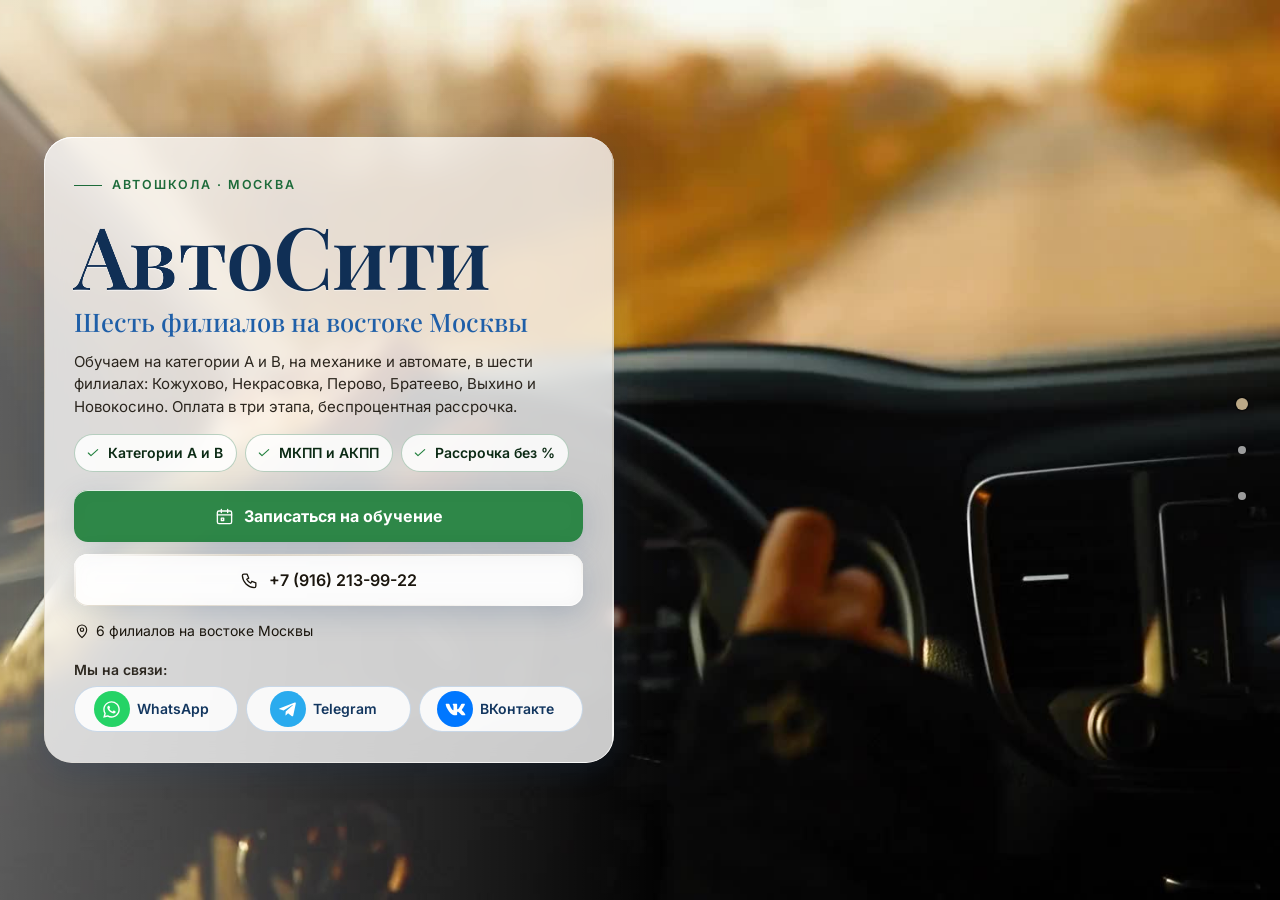
<file: index.html>
<!DOCTYPE html>
<html lang="ru" data-theme="light">
<head>
<meta charset="utf-8">
<meta name="viewport" content="width=device-width, initial-scale=1, viewport-fit=cover">
<title>Автошкола «АвтоСити» — права категорий A и B, 6 филиалов на востоке Москвы, от 29 000 ₽</title>
<meta name="description" content="Автошкола «АвтоСити»: категории A и B, МКПП и АКПП, рассрочка без процентов. Филиалы в Кожухово, Некрасовке, Перово, Братеево, Выхино и Новокосино. Категория B — от 29 000 ₽. Телефон +7 (916) 213-99-22.">
<meta name="robots" content="noindex, nofollow, noarchive">
<meta name="geo.region" content="RU-SPE">
<meta name="geo.placename" content="Санкт-Петербург">
<meta name="geo.position" content="59.8944504;30.4585142">
<meta name="ICBM" content="59.8944504, 30.4585142">
<meta property="og:type" content="website">
<meta property="og:locale" content="ru_RU">
<meta property="og:site_name" content="Автошкола «АвтоСити»">
<meta property="og:title" content="Автошкола «АвтоСити» — права категорий A и B, 6 филиалов на востоке Москвы, от 29 000 ₽">
<meta property="og:description" content="Автошкола «АвтоСити»: категории A и B, МКПП и АКПП, рассрочка без процентов. Филиалы в Кожухово, Некрасовке, Перово, Братеево, Выхино и Новокосино. Категория B — от 29 000 ₽. Телефон +7 (916) 213-99-22.">
<meta name="twitter:card" content="summary_large_image">
<meta name="twitter:title" content="Автошкола «АвтоСити» — права категорий A и B, 6 филиалов на востоке Москвы, от 29 000 ₽">
<meta name="twitter:description" content="Автошкола «АвтоСити»: категории A и B, МКПП и АКПП, рассрочка без процентов. Филиалы в Кожухово, Некрасовке, Перово, Братеево, Выхино и Новокосино. Категория B — от 29 000 ₽. Телефон +7 (916) 213-99-22.">
<meta name="theme-color" content="#eef9ef">
<link rel="icon" href="data:image/svg+xml,%3Csvg%20xmlns%3D%22http%3A//www.w3.org/2000/svg%22%20viewBox%3D%220%200%2064%2064%22%3E%3Crect%20width%3D%2264%22%20height%3D%2264%22%20rx%3D%2214%22%20fill%3D%22%231f5fa8%22/%3E%3Ccircle%20cx%3D%2232%22%20cy%3D%2232%22%20r%3D%2217%22%20fill%3D%22none%22%20stroke%3D%22%23fff%22%20stroke-width%3D%225%22/%3E%3Ccircle%20cx%3D%2232%22%20cy%3D%2232%22%20r%3D%225%22%20fill%3D%22%23ffc54d%22/%3E%3C/svg%3E">
<script>document.documentElement.classList.add('js');try{var _i=parseInt(localStorage.getItem('nb_fs2'),10),_f=[1,1.15,1.3,1.5][_i];if(_f)document.documentElement.style.setProperty('--fs',_f)}catch(e){}</script>
<style id="hero-timing">:root{--hero-d:1.2s}</style>
<link rel="preload" as="image" href="img/hero-poster.jpg?v=2" fetchpriority="high">
<!-- шрифты лежат внутри сайта: Google Fonts у российской аудитории режется -->
<style>
@font-face{font-family:'Inter';font-style:normal;font-weight:400;font-display:swap;src:url(assets/fonts/inter-400-cyrillic-ext.woff2) format('woff2');unicode-range:U+0460-052F, U+1C80-1C8A, U+20B4, U+2DE0-2DFF, U+A640-A69F, U+FE2E-FE2F}
@font-face{font-family:'Inter';font-style:normal;font-weight:400;font-display:swap;src:url(assets/fonts/inter-400-cyrillic.woff2) format('woff2');unicode-range:U+0301, U+0400-045F, U+0490-0491, U+04B0-04B1, U+2116}
@font-face{font-family:'Inter';font-style:normal;font-weight:400;font-display:swap;src:url(assets/fonts/inter-400-latin-ext.woff2) format('woff2');unicode-range:U+0100-02BA, U+02BD-02C5, U+02C7-02CC, U+02CE-02D7, U+02DD-02FF, U+0304, U+0308, U+0329, U+1D00-1DBF, U+1E00-1E9F, U+1EF2-1EFF, U+2020, U+20A0-20AB, U+20AD-20C0, U+2113, U+2C60-2C7F, U+A720-A7FF}
@font-face{font-family:'Inter';font-style:normal;font-weight:400;font-display:swap;src:url(assets/fonts/inter-400-latin.woff2) format('woff2');unicode-range:U+0000-00FF, U+0131, U+0152-0153, U+02BB-02BC, U+02C6, U+02DA, U+02DC, U+0304, U+0308, U+0329, U+2000-206F, U+20AC, U+2122, U+2191, U+2193, U+2212, U+2215, U+FEFF, U+FFFD}
@font-face{font-family:'Inter';font-style:normal;font-weight:500;font-display:swap;src:url(assets/fonts/inter-500-cyrillic-ext.woff2) format('woff2');unicode-range:U+0460-052F, U+1C80-1C8A, U+20B4, U+2DE0-2DFF, U+A640-A69F, U+FE2E-FE2F}
@font-face{font-family:'Inter';font-style:normal;font-weight:500;font-display:swap;src:url(assets/fonts/inter-500-cyrillic.woff2) format('woff2');unicode-range:U+0301, U+0400-045F, U+0490-0491, U+04B0-04B1, U+2116}
@font-face{font-family:'Inter';font-style:normal;font-weight:500;font-display:swap;src:url(assets/fonts/inter-500-latin-ext.woff2) format('woff2');unicode-range:U+0100-02BA, U+02BD-02C5, U+02C7-02CC, U+02CE-02D7, U+02DD-02FF, U+0304, U+0308, U+0329, U+1D00-1DBF, U+1E00-1E9F, U+1EF2-1EFF, U+2020, U+20A0-20AB, U+20AD-20C0, U+2113, U+2C60-2C7F, U+A720-A7FF}
@font-face{font-family:'Inter';font-style:normal;font-weight:500;font-display:swap;src:url(assets/fonts/inter-500-latin.woff2) format('woff2');unicode-range:U+0000-00FF, U+0131, U+0152-0153, U+02BB-02BC, U+02C6, U+02DA, U+02DC, U+0304, U+0308, U+0329, U+2000-206F, U+20AC, U+2122, U+2191, U+2193, U+2212, U+2215, U+FEFF, U+FFFD}
@font-face{font-family:'Inter';font-style:normal;font-weight:600;font-display:swap;src:url(assets/fonts/inter-600-cyrillic-ext.woff2) format('woff2');unicode-range:U+0460-052F, U+1C80-1C8A, U+20B4, U+2DE0-2DFF, U+A640-A69F, U+FE2E-FE2F}
@font-face{font-family:'Inter';font-style:normal;font-weight:600;font-display:swap;src:url(assets/fonts/inter-600-cyrillic.woff2) format('woff2');unicode-range:U+0301, U+0400-045F, U+0490-0491, U+04B0-04B1, U+2116}
@font-face{font-family:'Inter';font-style:normal;font-weight:600;font-display:swap;src:url(assets/fonts/inter-600-latin-ext.woff2) format('woff2');unicode-range:U+0100-02BA, U+02BD-02C5, U+02C7-02CC, U+02CE-02D7, U+02DD-02FF, U+0304, U+0308, U+0329, U+1D00-1DBF, U+1E00-1E9F, U+1EF2-1EFF, U+2020, U+20A0-20AB, U+20AD-20C0, U+2113, U+2C60-2C7F, U+A720-A7FF}
@font-face{font-family:'Inter';font-style:normal;font-weight:600;font-display:swap;src:url(assets/fonts/inter-600-latin.woff2) format('woff2');unicode-range:U+0000-00FF, U+0131, U+0152-0153, U+02BB-02BC, U+02C6, U+02DA, U+02DC, U+0304, U+0308, U+0329, U+2000-206F, U+20AC, U+2122, U+2191, U+2193, U+2212, U+2215, U+FEFF, U+FFFD}
@font-face{font-family:'Inter';font-style:normal;font-weight:700;font-display:swap;src:url(assets/fonts/inter-700-cyrillic-ext.woff2) format('woff2');unicode-range:U+0460-052F, U+1C80-1C8A, U+20B4, U+2DE0-2DFF, U+A640-A69F, U+FE2E-FE2F}
@font-face{font-family:'Inter';font-style:normal;font-weight:700;font-display:swap;src:url(assets/fonts/inter-700-cyrillic.woff2) format('woff2');unicode-range:U+0301, U+0400-045F, U+0490-0491, U+04B0-04B1, U+2116}
@font-face{font-family:'Inter';font-style:normal;font-weight:700;font-display:swap;src:url(assets/fonts/inter-700-latin-ext.woff2) format('woff2');unicode-range:U+0100-02BA, U+02BD-02C5, U+02C7-02CC, U+02CE-02D7, U+02DD-02FF, U+0304, U+0308, U+0329, U+1D00-1DBF, U+1E00-1E9F, U+1EF2-1EFF, U+2020, U+20A0-20AB, U+20AD-20C0, U+2113, U+2C60-2C7F, U+A720-A7FF}
@font-face{font-family:'Inter';font-style:normal;font-weight:700;font-display:swap;src:url(assets/fonts/inter-700-latin.woff2) format('woff2');unicode-range:U+0000-00FF, U+0131, U+0152-0153, U+02BB-02BC, U+02C6, U+02DA, U+02DC, U+0304, U+0308, U+0329, U+2000-206F, U+20AC, U+2122, U+2191, U+2193, U+2212, U+2215, U+FEFF, U+FFFD}
@font-face{font-family:'Playfair Display';font-style:normal;font-weight:500;font-display:swap;src:url(assets/fonts/playfair-display-500-cyrillic.woff2) format('woff2');unicode-range:U+0301, U+0400-045F, U+0490-0491, U+04B0-04B1, U+2116}
@font-face{font-family:'Playfair Display';font-style:normal;font-weight:500;font-display:swap;src:url(assets/fonts/playfair-display-500-latin-ext.woff2) format('woff2');unicode-range:U+0100-02BA, U+02BD-02C5, U+02C7-02CC, U+02CE-02D7, U+02DD-02FF, U+0304, U+0308, U+0329, U+1D00-1DBF, U+1E00-1E9F, U+1EF2-1EFF, U+2020, U+20A0-20AB, U+20AD-20C0, U+2113, U+2C60-2C7F, U+A720-A7FF}
@font-face{font-family:'Playfair Display';font-style:normal;font-weight:500;font-display:swap;src:url(assets/fonts/playfair-display-500-latin.woff2) format('woff2');unicode-range:U+0000-00FF, U+0131, U+0152-0153, U+02BB-02BC, U+02C6, U+02DA, U+02DC, U+0304, U+0308, U+0329, U+2000-206F, U+20AC, U+2122, U+2191, U+2193, U+2212, U+2215, U+FEFF, U+FFFD}
@font-face{font-family:'Playfair Display';font-style:normal;font-weight:600;font-display:swap;src:url(assets/fonts/playfair-display-600-cyrillic.woff2) format('woff2');unicode-range:U+0301, U+0400-045F, U+0490-0491, U+04B0-04B1, U+2116}
@font-face{font-family:'Playfair Display';font-style:normal;font-weight:600;font-display:swap;src:url(assets/fonts/playfair-display-600-latin-ext.woff2) format('woff2');unicode-range:U+0100-02BA, U+02BD-02C5, U+02C7-02CC, U+02CE-02D7, U+02DD-02FF, U+0304, U+0308, U+0329, U+1D00-1DBF, U+1E00-1E9F, U+1EF2-1EFF, U+2020, U+20A0-20AB, U+20AD-20C0, U+2113, U+2C60-2C7F, U+A720-A7FF}
@font-face{font-family:'Playfair Display';font-style:normal;font-weight:600;font-display:swap;src:url(assets/fonts/playfair-display-600-latin.woff2) format('woff2');unicode-range:U+0000-00FF, U+0131, U+0152-0153, U+02BB-02BC, U+02C6, U+02DA, U+02DC, U+0304, U+0308, U+0329, U+2000-206F, U+20AC, U+2122, U+2191, U+2193, U+2212, U+2215, U+FEFF, U+FFFD}
/* ===== Notary site — generator stylesheet (light warm base, dark theme by toggle) ===== */
:root{
  --p100:#665230; --p90:#97825e; --p80:#bba887; --p70:#c2b9a9; --p50:#dad5ce; --p40:#e0dedb;
  --p30:#eeece9; --p20:#f1f1f0; --p10:#f8f8f8; --n100:#0e0f11; --n90:#3c404b; --n10:#fff;

  --bg:var(--p10); --bg2:var(--p20); --bg3:var(--p30); --card:var(--n10); --text:var(--n100); --muted:var(--n90);
  --line:var(--p50); --line2:var(--p40); --accent:var(--p90); --accent-d:var(--p100); --accent-l:var(--p80); --accent-soft:var(--p30);
  --on-accent:#fff; --shadow:0 1px 10px rgba(51,51,51,.10); --shadow-lg:0 12px 40px rgba(30,24,10,.14);
  --hero-ov1:rgba(14,15,17,.72); --hero-ov2:rgba(14,15,17,.30); --sec-ov:rgba(248,248,248,.72);
  --ok:#2e8b57; --bad:#b4453b;
  /* те же цвета составляющими: rgba() понимают все браузеры, color-mix() — нет */
  --bg-rgb:248,248,248; --card-rgb:255,255,255; --accent-rgb:151,130,94; --ok-rgb:46,139,87;

  --zc:var(--fs); --fs:1; --vwu:calc(1vw / var(--fs)); --vhu:calc(1vh / var(--fs));   /* масштаб текста (А−/А+) и «честные» vw/vh под ним */
  --hdr-h:68px; --bar-h:70px; --vh:calc(100*var(--vhu)); --gap:24px; --radius:14px; --radius-s:10px;
  --font:"Inter",Tahoma,Arial,sans-serif; --serif:"Playfair Display",Georgia,"Times New Roman",serif;
  --ease:cubic-bezier(.65,.05,.36,1); --speed:520ms;
}
html[data-theme="dark"]{
  --bg:#17150f; --bg2:#1d1a13; --bg3:#252117; --card:#221e15; --text:#f1ebdf; --muted:#b9ae98;
  --line:#3a3325; --line2:#2f2a1e; --accent:#c9b17f; --accent-d:#e0cf9f; --accent-l:#8d7b58; --accent-soft:#2a251a;
  --on-accent:#17150f; --shadow:0 1px 12px rgba(0,0,0,.45); --shadow-lg:0 14px 40px rgba(0,0,0,.55);
  --hero-ov1:rgba(10,9,6,.80); --hero-ov2:rgba(10,9,6,.40); --sec-ov:rgba(16,15,12,.76);
  --bg-rgb:23,21,15; --card-rgb:34,30,21; --accent-rgb:201,177,127;
}

*,*::before,*::after{box-sizing:border-box}
/* А−/А+: весь сайт — шапка, плашки, меню, формы, окна — растёт пропорционально, как при увеличении масштаба в браузере */
html{-webkit-text-size-adjust:100%;scroll-behavior:auto;zoom:var(--fs,1)}
html,body{height:100%;margin:0;overflow:hidden;background:var(--bg);color:var(--text);
  font-family:var(--font);font-size:16px;line-height:1.55;-webkit-font-smoothing:antialiased}
body{overscroll-behavior:none;position:relative}
a{color:inherit;text-decoration:none}
img{display:block;max-width:100%}
button{font:inherit;color:inherit;background:none;border:0;padding:0;cursor:pointer}
input,select,textarea{font:inherit;color:inherit}
h1,h2,h3,h4,p{margin:0}
ul{margin:0;padding:0;list-style:none}
svg{display:block}
.ico{width:22px;height:22px;stroke:currentColor;fill:none;stroke-width:1.7;stroke-linecap:round;stroke-linejoin:round;flex:none}
.vh{position:absolute!important;width:1px;height:1px;overflow:hidden;clip:rect(0 0 0 0);white-space:nowrap}

/* ---------- typography helpers ---------- */
.kicker{display:inline-flex;align-items:center;gap:10px;font-size:13px;font-weight:600;letter-spacing:.14em;text-transform:uppercase;color:var(--accent)}
.kicker::before{content:"";width:28px;height:1px;background:var(--accent)}
.h2{font-size:clamp(26px,calc(3.2*var(--vwu,1vw)),40px);font-weight:600;letter-spacing:-.02em;line-height:1.12;margin-top:10px}
.lead{color:var(--muted);font-size:17px;max-width:640px;margin-top:12px}
.sec-head{margin-bottom:28px}
#contacts .sec-head{margin-bottom:18px}

/* ---------- buttons ---------- */
.btn{display:inline-flex;align-items:center;justify-content:center;gap:10px;min-height:48px;padding:0 22px;border-radius:999px;
  font-weight:600;font-size:15px;line-height:1;border:1.5px solid transparent;transition:background .25s,color .25s,border-color .25s,transform .2s,box-shadow .25s;white-space:nowrap}
.btn:active{transform:translateY(1px)}
.btn-primary{background:var(--accent-d);color:var(--on-accent);border-color:var(--accent-d)}
.btn-primary:hover{background:var(--accent);border-color:var(--accent);color:#fff}
html[data-theme="dark"] .btn-primary:hover{color:#17150f}
.btn-ghost{border-color:var(--line);color:var(--text);background:var(--card)}
.btn-ghost:hover{border-color:var(--accent);color:var(--accent-d)}
.btn-light{background:rgba(255,255,255,.14);color:#fff;border-color:rgba(255,255,255,.55);backdrop-filter:blur(6px)}
.btn-light:hover{background:#fff;color:var(--n100)}
.btn-white{background:#fff;color:var(--n100);border-color:#fff}
.btn-white:hover{background:var(--p30);border-color:var(--p30)}
.btn .ico{width:18px;height:18px}
.btn-sm{min-height:44px;padding:0 16px;font-size:14px}

/* ---------- header ---------- */
.hdr{position:fixed;top:0;left:0;right:0;height:var(--hdr-h);z-index:200;display:flex;align-items:center;
  zoom:calc(1 / var(--zc,1)); --vwu:1vw; --vhu:1vh;   /* А−/А+ шапку не трогают: она всегда как при 100 % (страница в zoom, шапка — встречный zoom) */
  background:rgba(var(--bg-rgb),.88);backdrop-filter:blur(12px);-webkit-backdrop-filter:blur(12px);
  border-bottom:1px solid var(--line2);transition:background .3s}
.hdr-in{width:100%;max-width:1280px;margin:0 auto;padding:0 28px;display:flex;align-items:center;gap:24px}
.brand{display:flex;align-items:center;gap:12px;min-width:0;min-height:44px}
.mono-img{object-fit:contain;background:#fff;padding:2px;box-sizing:border-box}
.mono{width:42px;height:42px;border-radius:12px;background:var(--accent-d);color:var(--on-accent);display:grid;place-items:center;
  font-family:var(--serif);font-size:20px;font-weight:600;flex:none;letter-spacing:.02em}
.brand-t{display:flex;flex-direction:column;line-height:1.15;min-width:0}
.brand-n{font-weight:600;font-size:15px;white-space:nowrap;overflow:hidden;text-overflow:ellipsis}
.brand-s{font-size:13px;color:var(--muted);white-space:nowrap;overflow:hidden;text-overflow:ellipsis}
.nav{display:flex;align-items:center;gap:4px;margin-left:auto}
.nav > li{position:relative}
.nav-a{display:inline-flex;align-items:center;gap:6px;min-height:44px;padding:10px 12px;border-radius:8px;font-size:14px;font-weight:500;color:var(--text);opacity:.8;transition:opacity .2s,background .2s}
.nav-a:hover,.nav-a.cur,.nav > li.open > .nav-a{opacity:1;background:var(--bg3)}
.nav-a .chev{width:14px;height:14px;transition:transform .25s}
.nav > li.open > .nav-a .chev{transform:rotate(180deg)}
.hdr-tools{display:flex;align-items:center;gap:6px;margin-left:8px}
.tool{width:44px;height:44px;border-radius:10px;display:grid;place-items:center;color:var(--text);opacity:.8;transition:background .2s,opacity .2s}
.tool:hover{background:var(--bg3);opacity:1}
.tool .ico{width:20px;height:20px}
.tool-lang{width:auto;padding:0 10px;gap:6px;font-size:13px;font-weight:600;letter-spacing:.04em;display:flex;align-items:center}
.lang-wrap{position:relative}
.lang-dd{position:absolute;right:0;top:calc(100% + 8px);background:var(--card);border:1px solid var(--line);border-radius:12px;box-shadow:var(--shadow-lg);
  padding:6px;min-width:190px;display:none;z-index:210}
.lang-wrap.open .lang-dd{display:block}
.lang-dd button,.lang-dd a{display:flex;width:100%;align-items:center;gap:10px;min-height:44px;padding:9px 12px;border-radius:8px;font-size:14px;text-align:left}
.lang-dd button:hover,.lang-dd a:hover{background:var(--bg3)}
.lang-dd button.cur,.lang-dd a.cur{color:var(--accent-d);font-weight:600}
.lang-dd b{font-size:13px;letter-spacing:.08em;width:26px;color:var(--muted)}
.hdr-book{margin-left:4px}
.burger{display:none}
.moon,.sun{display:none}
html[data-theme="dark"] .sun{display:block}
html:not([data-theme="dark"]) .moon{display:block}

/* mega menu */
.mega{position:absolute;left:50%;top:calc(100% + 10px);transform:translateX(-50%);width:min(980px,calc(calc(100*var(--vwu,1vw)) - 40px));
  background:var(--card);border:1px solid var(--line);border-radius:16px;box-shadow:var(--shadow-lg);padding:20px;display:none;z-index:210}
.nav > li.open > .mega{display:block}
.mega-head{display:flex;justify-content:space-between;align-items:baseline;gap:16px;padding:0 6px 14px;border-bottom:1px solid var(--line2);margin-bottom:12px}
.mega-head b{font-size:14px}
.mega-head span{font-size:13px;color:var(--muted)}
.mega-grid{display:grid;grid-template-columns:repeat(2,1fr);gap:4px}
.mega-it{display:flex;gap:12px;align-items:flex-start;padding:10px 12px;border-radius:10px;text-align:left;width:100%;transition:background .2s}
.mega-it:hover{background:var(--bg3)}
.mega-it .cic{width:38px;height:38px;border-radius:10px;background:var(--accent-soft);color:var(--accent-d);display:grid;place-items:center;flex:none}
.mega-it .cic .ico{width:20px;height:20px}
.mega-it b{display:block;font-size:14px;font-weight:600}
.mega-it small{display:block;font-size:13px;color:var(--muted);line-height:1.35;margin-top:2px}
.mega-it em{font-style:normal;font-size:13px;color:var(--accent);margin-top:3px;display:block}

/* mobile menu */
.mmenu{position:fixed;top:calc(var(--hdr-h) / var(--zc,1));left:0;right:0;bottom:var(--bar-h);z-index:190;background:var(--bg);overflow-y:auto;padding:14px 18px 30px;display:none}
.mmenu.open{display:block}
.mmenu a,.mmenu .macc > button{display:flex;align-items:center;justify-content:space-between;width:100%;padding:14px 6px;border-bottom:1px solid var(--line2);font-size:17px;font-weight:500;text-align:left}
.mmenu .macc > button .chev{width:18px;height:18px;transition:transform .25s}
.mmenu .macc.open > button .chev{transform:rotate(180deg)}
.mmenu .macc-list{display:none;padding:4px 0 8px}
.mmenu .macc.open .macc-list{display:block}
.mmenu .macc-list button{display:flex;align-items:center;gap:12px;width:100%;padding:11px 8px;border-radius:10px;text-align:left;font-size:15px}
.mmenu .macc-list button:hover{background:var(--bg3)}
.mmenu .macc-list .cic{width:32px;height:32px;border-radius:8px;background:var(--accent-soft);color:var(--accent-d);display:grid;place-items:center;flex:none}
.mmenu .macc-list .cic .ico{width:17px;height:17px}
.mmenu-foot{display:flex;flex-wrap:wrap;gap:8px;margin-top:18px}
.mmenu-foot .btn{flex:1}

/* ---------- full-page scroller ---------- */
.fp{position:relative;width:100%;height:var(--vh);overflow:hidden}
.fp-track{will-change:transform;transition:transform var(--speed) var(--ease)}
.fp-track.no-anim{transition:none}
.sec{position:relative;height:var(--vh);width:100%;overflow:hidden}
.sec-scroll{height:100%;overflow-y:auto;overflow-x:hidden;display:flex;flex-direction:column;
  padding:calc(var(--hdr-h) / var(--zc,1) + 20px) 28px calc(var(--bar-h) + 96px);-webkit-overflow-scrolling:touch;scrollbar-width:thin;scrollbar-color:var(--line) transparent}
.wrap{margin:auto;width:100%;max-width:1180px}
.sec-alt{background:var(--bg2)}

/* reveal animation */
.rv{opacity:0;transform:translateY(18px);transition:opacity .7s ease,transform .7s ease;transition-delay:calc(var(--i,0) * 90ms)}
.sec.active .rv{opacity:1;transform:none}

/* side dots */
.dots{position:fixed;right:16px;top:50%;transform:translateY(-50%);z-index:150;display:flex;flex-direction:column;gap:2px}
.dots button{position:relative;width:44px;height:44px;display:grid;place-items:center}
.dots button::after{content:"";width:8px;height:8px;border-radius:50%;background:var(--muted);opacity:.45;transition:transform .25s,opacity .25s,background .25s}
.dots button:hover::after{opacity:.9}
.dots button.cur::after{background:var(--accent);opacity:1;transform:scale(1.5)}
.dots button span{position:absolute;right:32px;top:50%;transform:translateY(-50%) translateX(6px);background:var(--n100);color:#fff;font-size:13px;
  padding:5px 10px;border-radius:6px;white-space:nowrap;opacity:0;pointer-events:none;transition:opacity .2s,transform .2s}
.dots button:hover span{opacity:1;transform:translateY(-50%)}
.sec-hero ~ .dots{color:#fff}
body[data-sec="0"] .dots button::after{background:#fff}
body[data-sec="0"] .dots button.cur::after{background:var(--p80)}

.sec:not(.sec-hero) .sec-scroll{position:relative;z-index:1}

.status{display:inline-flex;align-items:center;gap:8px;padding:8px 14px 8px 10px;border-radius:999px;background:rgba(255,255,255,.12);border:1px solid rgba(255,255,255,.28);font-size:13px;backdrop-filter:blur(6px)}
.status i{width:9px;height:9px;border-radius:50%;background:#7bd389;box-shadow:0 0 0 3px rgba(123,211,137,.28)}
.status.closed i{background:#f08a7e;box-shadow:0 0 0 3px rgba(240,138,126,.28)}
.status.soon i{background:#f0c674;box-shadow:0 0 0 3px rgba(240,198,116,.28)}
.status span{opacity:.85}
.addr-link{display:inline-flex;align-items:center;gap:6px;border-bottom:1px solid currentColor;padding:13px 0 14px;margin:-13px 0 -14px;transition:color .2s}
.addr-link:hover{color:var(--accent)}
.addr-link .ico{width:16px;height:16px}

/* ---------- services ---------- */
.svc-grid{display:grid;grid-template-columns:repeat(5,1fr);gap:14px}
.svc{display:flex;flex-direction:column;align-items:flex-start;gap:10px;padding:18px 16px 16px;border-radius:var(--radius);background:var(--card);border:1px solid var(--line2);
  text-align:left;min-height:170px;transition:transform .25s,box-shadow .25s,border-color .25s;position:relative}
.svc:hover{transform:translateY(-3px);box-shadow:var(--shadow-lg);border-color:var(--accent-l)}
.svc .cic{width:44px;height:44px;border-radius:12px;background:var(--accent-soft);color:var(--accent-d);display:grid;place-items:center}
.svc b{font-size:15px;font-weight:600;line-height:1.3}
.svc small{font-size:13px;color:var(--muted);line-height:1.35}
.svc em{font-style:normal;font-size:13px;color:var(--accent);margin-top:auto;padding-top:6px;display:inline-flex;align-items:center;gap:4px}
.svc em .ico{width:12px;height:12px}

/* ---------- about ---------- */
.about{display:grid;grid-template-columns:1.15fr .85fr;gap:48px;align-items:start}
.about-txt p{color:var(--muted);margin-top:14px;font-size:16px}
.about-txt p:first-of-type{color:var(--text)}
.quote{margin-top:22px;padding:16px 20px;border-left:3px solid var(--accent);background:var(--card);border-radius:0 12px 12px 0;font-family:var(--serif);font-size:18px;line-height:1.45;color:var(--text)}
.creds{display:grid;gap:10px}
.cred{display:flex;gap:14px;align-items:center;padding:14px 16px;border-radius:12px;background:var(--card);border:1px solid var(--line2)}
.cred .cic{width:40px;height:40px;border-radius:10px;background:var(--accent-soft);color:var(--accent-d);display:grid;place-items:center;flex:none}
.cred .cic .ico{width:20px;height:20px}
.cred small{display:block;font-size:13px;color:var(--muted);text-transform:uppercase;letter-spacing:.06em}
.cred b{display:block;font-size:15px;font-weight:600;line-height:1.3}
.chips{display:flex;flex-wrap:wrap;gap:8px;margin-top:16px}
.chips li{padding:8px 14px;border-radius:999px;border:1px solid var(--accent-l);color:var(--accent-d);font-size:13.5px;font-weight:500;background:var(--card)}
.strong-lbl{margin-top:22px;font-size:13px;text-transform:uppercase;letter-spacing:.1em;color:var(--muted)}

/* ---------- how ---------- */
.steps{display:grid;grid-template-columns:repeat(5,1fr);gap:16px;position:relative;margin-top:14px}
.steps::before{content:"";position:absolute;left:8%;right:8%;top:30px;height:1px;background:var(--line)}
.step{position:relative;padding:0 8px}
.step-n{width:60px;height:60px;border-radius:50%;background:var(--card);border:1.5px solid var(--accent-l);color:var(--accent-d);display:grid;place-items:center;
  font-family:var(--serif);font-size:24px;font-weight:600;position:relative;z-index:1;transition:background .4s,color .4s}
.sec.active .step-n{animation:pop .6s var(--ease) both;animation-delay:calc(var(--i) * 140ms + 150ms)}
@keyframes pop{0%{transform:scale(.6);opacity:0}60%{transform:scale(1.08);opacity:1}100%{transform:scale(1)}}
.step b{display:block;margin-top:16px;font-size:17px;font-weight:600}
.step p{color:var(--muted);font-size:14.5px;margin-top:6px}

/* ---------- reviews ---------- */
.reviews{display:grid;grid-template-columns:300px 1fr;gap:28px;align-items:start}
.rsum{background:var(--card);border:1px solid var(--line2);border-radius:var(--radius);padding:26px 24px;text-align:center}
.rsum .big{font-family:var(--serif);font-size:64px;line-height:1;font-weight:500;color:var(--accent-d)}
.stars{display:inline-flex;gap:3px;--fill:100%}
.stars svg{width:20px;height:20px}
.stars .st{fill:var(--line);stroke:none}
.stars .st.on{fill:#e7b73b}
.stars .st.half{fill:url(#halfgrad)}
.rsum .stars{margin-top:8px}
.rsum p{color:var(--muted);font-size:13.5px;margin-top:10px;line-height:1.4}
.rsum .btn{margin-top:16px;width:100%}
.rsum .gis{display:block;margin:10px 0 -14px;padding:14px 0;font-size:13px;color:var(--accent-d);text-decoration:underline;text-underline-offset:3px}
.rgrid{display:grid;grid-template-columns:repeat(2,1fr);gap:14px}
.rev{background:var(--card);border:1px solid var(--line2);border-radius:var(--radius);padding:20px;display:flex;flex-direction:column;gap:10px}
.rev .stars svg{width:15px;height:15px}
.rev p{font-size:14.5px;line-height:1.5;flex:1}
.rev p::before{content:"“";font-family:var(--serif);color:var(--accent);font-size:22px;line-height:0;margin-right:4px;vertical-align:-6px}
.rev-meta{display:flex;flex-wrap:wrap;justify-content:space-between;gap:4px 10px;align-items:baseline;font-size:13px;color:var(--muted)}
.rev-meta b{color:var(--text);font-weight:600}
.rev-src{display:inline-flex;align-items:center;gap:5px;white-space:nowrap;margin-left:auto}
.rev-src i{width:6px;height:6px;border-radius:50%;background:var(--accent)}
.rev-sample{color:var(--muted);font-style:italic;opacity:.85}
.rev-real{color:var(--accent-d);font-weight:600}
.rev-real i{background:var(--ok)}
.rev-is-real{border-color:var(--accent-l)}
.demo-note{margin-top:14px;max-width:760px;font-size:13.5px;line-height:1.45;color:var(--muted);background:var(--accent-soft);
  border-left:3px solid var(--accent);border-radius:0 8px 8px 0;padding:8px 12px}
.rnote{margin-top:14px;font-size:13px;color:var(--muted)}

/* ---------- faq ---------- */
.faq{display:grid;grid-template-columns:1fr 1fr;gap:0 32px;align-items:start}
.faq-col{display:flex;flex-direction:column}
.fq{border-bottom:1px solid var(--line)}
.fq > button{display:flex;width:100%;align-items:center;justify-content:space-between;gap:16px;min-height:44px;padding:16px 4px;text-align:left;font-weight:600;font-size:15.5px;line-height:1.35}
.fq > button .pl{width:26px;height:26px;border-radius:50%;border:1px solid var(--line);display:grid;place-items:center;flex:none;color:var(--accent-d);transition:transform .3s,background .3s}
.fq > button .pl .ico{width:14px;height:14px}
.fq.open > button .pl{transform:rotate(45deg);background:var(--accent-soft)}
.fq-a{display:grid;grid-template-rows:0fr;transition:grid-template-rows .35s var(--ease)}
.fq.open .fq-a{grid-template-rows:1fr}
.fq-a > div{overflow:hidden}
.fq-a p{color:var(--muted);font-size:14.5px;padding:0 4px 16px;line-height:1.55}
.fq-a .faq-note{font-size:13px;color:var(--accent-d);padding-bottom:6px}
.fq-a .faq-note:empty{display:none}

/* ---------- contacts ---------- */
.contacts{display:grid;grid-template-columns:1fr 1.05fr 1fr;gap:18px;align-items:stretch}
.contacts .cbox{padding:16px 18px}
.cbox{background:var(--card);border:1px solid var(--line2);border-radius:var(--radius);padding:20px}
.cl{display:grid;gap:12px}
.cl li{display:flex;gap:12px;align-items:flex-start}
.cl .cic{width:36px;height:36px;border-radius:10px;background:var(--accent-soft);color:var(--accent-d);display:grid;place-items:center;flex:none}
.cl .cic .ico{width:18px;height:18px}
.cl small{display:block;font-size:13px;color:var(--muted);text-transform:uppercase;letter-spacing:.06em}
.cl b{display:block;font-weight:500;font-size:15px;line-height:1.4}
.cl a.tel,.cl a.mail{display:block;padding:14px 0;margin:-14px 0}
.cl a.tel:hover,.cl a.mail:hover{color:var(--accent-d)}
.hours-link{display:inline-block;font-size:13px;color:var(--accent-d);text-decoration:underline;text-underline-offset:3px;padding:14px 0;margin:-14px 0}
.cl .msgs{display:flex;gap:8px;margin-top:4px;flex-wrap:wrap}
.cl .msgs a{display:inline-flex;align-items:center;gap:6px;padding:6px 10px;border-radius:8px;border:1px solid var(--line);font-size:13px;min-height:44px}
.cl .msgs a .ico{width:16px;height:16px}
.mapbox{display:flex;flex-direction:column;gap:12px;padding:12px}
.map{flex:1;min-height:280px;border-radius:10px;overflow:hidden;border:1px solid var(--line);background:var(--bg3);position:relative}
.map iframe{width:100%;height:100%;border:0;position:absolute;inset:0}
.map-actions{display:flex;gap:8px;flex-wrap:wrap}
.map-actions .btn{flex:1;min-height:44px;font-size:14px;padding:0 12px}

/* form */
.form h3{font-size:19px;font-weight:600}
.form .fdesc{color:var(--muted);font-size:13.5px;margin-top:6px}
.fg{display:grid;gap:8px;margin-top:12px}
.f2{display:grid;grid-template-columns:1fr 1fr;gap:10px}
.fld{display:flex;flex-direction:column;gap:4px}
.fld label{font-size:13px;color:var(--muted);font-weight:500}
.fld input,.fld select,.fld textarea{width:100%;background:var(--bg);border:1px solid var(--line);border-radius:10px;padding:8px 12px;font-size:14px;transition:border-color .2s,box-shadow .2s;min-height:44px}
.fld textarea{min-height:48px;resize:vertical}
.fld input:focus,.fld select:focus,.fld textarea:focus{outline:0;border-color:var(--accent);box-shadow:0 0 0 3px rgba(var(--accent-rgb),.22)}
.fld.err input,.fld.err select{border-color:var(--bad)}
.ferr{font-size:13px;color:var(--bad);display:none}
.fld.err .ferr{display:block}
.fnote{font-size:13px;color:var(--muted);margin-top:8px;line-height:1.4}
.fok{display:none;margin-top:10px;padding:10px 12px;border-radius:10px;background:rgba(var(--ok-rgb),.12);color:var(--ok);font-size:13.5px}
.fok.show{display:block}

.foot{margin-top:18px;padding-top:12px;padding-left:250px;flex-wrap:nowrap;align-items:flex-start;border-top:1px solid var(--line2);display:flex;justify-content:space-between;gap:16px;flex-wrap:wrap;font-size:13px;color:var(--muted)}
.foot p{max-width:none}
.foot .fl{white-space:nowrap;flex:none}
.foot .fl a{margin-left:14px;padding:14px 0;margin-top:-14px;margin-bottom:-14px;display:inline-block;min-width:44px;text-align:center;text-decoration:underline;text-underline-offset:3px}

/* ---------- bottom bar ---------- */
.bar{position:fixed;inset:auto 0 0;z-index:300;background:var(--card);box-shadow:0 -1px 10px rgba(51,51,51,.1);border-top:1px solid var(--line2);
  padding:6px 0;padding-bottom:calc(6px + env(safe-area-inset-bottom,0px))}
.bar-in{display:flex;justify-content:space-around;align-items:center;max-width:1080px;margin:0 auto}
.bi{display:flex;flex-direction:column;align-items:center;gap:5px;padding:8px 24px;border-radius:10px;font-size:13.5px;line-height:1;color:var(--text);opacity:.65;
  transition:opacity .3s,background .3s,color .3s;flex:1;max-width:190px;min-width:0}
.bi span{white-space:nowrap;max-width:100%;overflow:hidden;text-overflow:ellipsis}
.bi .ico{width:24px;height:24px}
.bi:hover{opacity:1;background:var(--bg3)}
.bi.cur{opacity:1;color:var(--accent-d)}


/* ---------- modals ---------- */
.modal{position:fixed;inset:0;z-index:400;background:rgba(14,15,17,.62);display:none;align-items:center;justify-content:center;padding:20px}
.modal.open{display:flex}
.mbox{background:var(--card);color:var(--text);border-radius:18px;width:100%;max-width:560px;max-height:min(calc(86*var(--vhu,1vh)),860px);overflow:auto;padding:26px 26px 22px;position:relative;box-shadow:var(--shadow-lg);
  animation:mup .3s var(--ease)}
@keyframes mup{from{opacity:0;transform:translateY(16px) scale(.98)}to{opacity:1;transform:none}}
.mbox-lg{max-width:760px}
.mclose{position:absolute;top:12px;right:12px;width:44px;height:44px;border-radius:50%;display:grid;place-items:center;color:var(--muted)}
.mclose:hover{background:var(--bg3);color:var(--text)}
.mbox h3{font-size:22px;font-weight:600;padding-right:36px}
.mbox .msub{color:var(--muted);font-size:14px;margin-top:4px}
.hours-t{width:100%;border-collapse:collapse;margin-top:16px;font-size:15px}
.hours-t td{padding:9px 6px;border-bottom:1px solid var(--line2)}
.hours-t td:last-child{text-align:right;font-weight:500;white-space:nowrap}
.hours-t tr.today td{color:var(--accent-d);font-weight:600}
.hours-t tr.today td:first-child::after{content:" · " attr(data-today);font-weight:400;font-size:13px;color:var(--muted)}
.hours-t tr.off td:last-child{color:var(--muted);font-weight:400}
.mnote{margin-top:14px;padding:12px 14px;border-radius:10px;background:var(--bg2);font-size:13.5px;color:var(--muted)}
.mnote b{display:block;color:var(--text);margin-bottom:3px;font-size:13px}
.mcontacts{display:flex;flex-wrap:wrap;gap:8px;margin-top:14px}
.mcontacts a{display:inline-flex;align-items:center;gap:7px;min-height:44px;padding:9px 13px;border-radius:10px;border:1px solid var(--line);font-size:13.5px}
.mcontacts a .ico{width:16px;height:16px}
.mcontacts a:hover{border-color:var(--accent)}
/* способы записи: позвонить, написать на почту, заказать обратный звонок */
.bk-opts{display:grid;gap:10px;margin-top:14px}
.bk-opt{display:flex;align-items:center;gap:14px;min-height:60px;padding:10px 16px;border-radius:14px;border:1px solid var(--line);background:var(--bg3);color:var(--text);font-size:16px;font-weight:600;text-align:left;text-decoration:none;transition:border-color .2s,background .2s}
.bk-opt:hover{border-color:var(--accent);background:var(--accent-soft)}
.bk-opt .ico{width:24px;height:24px;color:var(--accent-d);flex:none}
.bk-opt small{display:block;font-weight:400;font-size:13px;color:var(--muted);margin-top:1px}
.mbox-book{max-width:440px}
/* оплата значками, подпись у общего телефона */
.pay-pills{display:flex;flex-wrap:wrap;gap:6px;margin-top:5px}
.pay-pill{display:inline-flex;align-items:center;gap:6px;padding:4px 11px 4px 9px;border-radius:999px;border:1px solid var(--line);background:var(--bg3);font-size:13px;font-weight:600;line-height:1.3;white-space:nowrap}
.pay-pill .ico{width:15px;height:15px;color:var(--accent-d)}
.pay-pill.pay-logo{background:#fff;border-color:rgba(0,0,0,.12);padding:3px 11px;min-height:28px}
.pay-pill.pay-logo img{display:block;height:17px;width:auto}
.pay-pill.pay-logo img[src$="sbp.svg"]{height:20px}

.brand-t{display:flex;flex-direction:column;justify-content:center;gap:2px;line-height:1.1;min-width:0}
.brand-s{display:block;font-size:10.5px;font-weight:600;letter-spacing:.16em;text-transform:uppercase;color:var(--muted);white-space:nowrap;overflow:visible;text-overflow:clip}
.brand-n{font-size:16px;font-weight:600;white-space:nowrap;overflow:visible;text-overflow:clip}
.nav-a{white-space:nowrap}
#navServices{position:static}
.mega{max-height:calc(calc(100*var(--vhu,1vh)) - var(--hdr-h) - 24px);overflow-y:auto;top:calc(100% + 6px);width:min(980px,calc(calc(100*var(--vwu,1vw)) - 32px))}
@media screen and (max-width:760px){.mega-grid{grid-template-columns:1fr}}
@media screen and (max-width:479px){.brand-t{display:flex}.brand-s{font-size:9px;letter-spacing:.14em}.brand-n{font-size:12.5px;white-space:normal;line-height:1.12}}
.bk-inline{grid-template-columns:repeat(3,1fr);gap:8px}
.bk-inline .bk-opt{flex-direction:column;justify-content:center;gap:5px;min-height:76px;padding:9px 6px;font-size:13.5px;text-align:center;line-height:1.2}
.bk-inline .bk-opt .ico{width:22px;height:22px}
.bk-inline .bk-opt small{display:none}
/* services modal */
.svc-list{margin-top:16px;display:grid;grid-template-columns:1fr 1fr;gap:6px}
.svc-list button{display:flex;gap:10px;align-items:center;width:100%;min-height:44px;text-align:left;padding:10px 12px;border-radius:10px;font-size:14px;line-height:1.35;border:1px solid var(--line2);background:var(--bg)}
.svc-list button:hover{border-color:var(--accent);background:var(--accent-soft)}
.svc-list button .ico{width:16px;height:16px;color:var(--accent);margin-top:2px}
.mhint{font-size:13px;color:var(--muted);margin-top:12px}
.mhead{display:flex;gap:14px;align-items:center;padding-right:36px}
.mhead .cic{width:48px;height:48px;border-radius:12px;background:var(--accent-soft);color:var(--accent-d);display:grid;place-items:center;flex:none}

/* ---------- responsive ---------- */
@media (max-width:1200px){
  .svc-grid{grid-template-columns:repeat(5,1fr)}
  .svc{min-height:160px;padding:14px}
  .svc small{display:none}
}
@media screen and (max-width:991px){
  :root{--hdr-h:62px}
  .nav,.hdr-book{display:none}
  .burger{display:grid}
  .hdr-in{padding:0 18px;gap:12px}
}
@media (max-width:991px){
  :root{--bar-h:64px}
  .sec-scroll{padding:calc(var(--hdr-h) / var(--zc,1) + 16px) 22px calc(var(--bar-h) + 96px)}
  .dots{right:8px;gap:8px}
  .dots button span{display:none}
  .svc-grid{grid-template-columns:repeat(3,1fr);gap:10px}
  .svc{min-height:0}
  .about{grid-template-columns:1fr;gap:22px}
  .steps{grid-template-columns:repeat(5,1fr);gap:10px}
  .step-n{width:48px;height:48px;font-size:20px}
  .step b{font-size:15px}.step p{font-size:13px}
  .reviews{grid-template-columns:1fr;gap:16px}
  .rsum{display:flex;align-items:center;gap:18px;text-align:left;padding:16px 18px}
  .rsum .big{font-size:44px}.rsum .stars{margin:0}.rsum p{margin:0;flex:1}.rsum .btn{margin:0;width:auto}.rsum .gis{display:none}
  .faq{grid-template-columns:1fr;gap:0}
  .contacts{grid-template-columns:1fr 1fr}
  .foot{padding-left:0}
  .contacts .form{grid-column:1 / -1}
  .map{min-height:240px}
  .bi{padding:10px 12px;font-size:13px}
}
@media (max-width:767px){
  :root{--bar-h:62px}
  .h2{font-size:26px}
  .lead{font-size:15px}
  .sec-head{margin-bottom:18px}
  .sec-scroll{padding-left:16px;padding-right:16px}
  .svc-grid{grid-template-columns:repeat(2,1fr);gap:10px}
  .svc{padding:12px;gap:8px}
  .svc .cic{width:36px;height:36px}
  .svc b{font-size:13.5px}
  .svc em{display:none}
  .steps{grid-template-columns:1fr;gap:12px}
  .steps::before{left:24px;right:auto;top:10px;bottom:10px;height:auto;width:1px}
  .step{display:grid;grid-template-columns:48px 1fr;gap:14px;align-items:start;padding:0}
  .step-n{grid-row:1 / span 2}
  .step b{margin-top:10px;grid-column:2}
  .step p{grid-column:2;margin-top:2px}
  .rgrid{display:flex;overflow-x:auto;gap:12px;scroll-snap-type:x mandatory;padding-bottom:8px;margin:0 -16px;padding-left:16px;padding-right:16px;scrollbar-width:none}
  .rgrid::-webkit-scrollbar{display:none}
  .rev{flex:0 0 82%;scroll-snap-align:start}
  .rsum{flex-wrap:wrap;gap:12px}
  .rsum p{flex-basis:100%}
  .contacts{grid-template-columns:1fr;gap:14px}
  .contacts .form{grid-column:auto}
  .cbox{padding:16px}
  .map{min-height:220px}
  .f2{grid-template-columns:1fr}
  .foot{flex-direction:column;gap:8px;padding-left:0}
  .bi{padding:8px 4px;font-size:13px;gap:4px}
  .bi .ico{width:22px;height:22px}
  .sec-scroll{padding-bottom:calc(var(--bar-h) + 66px)}
  .mmenu{padding-bottom:80px}
  .demo-note{font-size:13px;padding:7px 10px}
  .mbox{padding:22px 18px 18px;border-radius:16px}
  .svc-list{grid-template-columns:1fr}
  .dots{right:6px;gap:0}
  .dots button{width:44px;height:44px}
  .dots button::after{width:6px;height:6px}
}
@media screen and (max-width:479px){
  :root{--hdr-h:58px}
  .mono{width:36px;height:36px;font-size:17px;border-radius:10px}
  .brand-n{font-size:14px}
  /* тапы в шапке доведены до 44px (см. .tool ниже) — на самой узкой ширине
     текстовому названию рядом с логотипом уже не хватает места без обрезки,
     поэтому в шапке оставляем только логотип-ссылку */
  .tool{width:44px;height:44px}
  .tool-lang{padding:0 8px;width:auto}
  .tool-lang .ico{display:none}
}
@media (max-width:479px){
  :root{--bar-h:60px}
  .svc{padding:11px 10px}
  .svc b{font-size:13px}
  .bi{padding:6px 2px;font-size:13px;gap:4px;width:100%;max-width:none;letter-spacing:-.01em}
  .bi .ico{width:20px;height:20px}
  .bar{padding:5px 0}
  .cl b{font-size:14px}
}
@media (max-height:640px) and (min-width:768px){
  .svc{min-height:0}
}
@media (prefers-reduced-motion:reduce){
  .fp-track{transition-duration:0s}
  .rv{transition:none;opacity:1;transform:none}
}


/* пометка «демонстрационный проект» в подвале */
.foot-demo{margin-top:.5em;font-size:13px;line-height:1.45;opacity:.62}
.foot-demo a{padding:14px 0;margin:-14px 0;display:inline-block;min-width:44px;text-decoration:underline}

/* --- материалы конторы (перенесённый контент клиента) --- */
.info-links{display:flex;flex-wrap:wrap;gap:10px;justify-content:center;margin-top:26px}
.info-links .ilink{display:inline-flex;align-items:center;gap:8px;min-height:44px;padding:9px 16px;border-radius:999px;border:1px solid var(--line);background:var(--card);color:var(--text);font:inherit;font-size:14px;cursor:pointer;transition:background .2s,border-color .2s}
.info-links .ilink:hover{border-color:var(--accent-d);background:var(--bg-alt)}
.info-tabs{display:flex;flex-wrap:wrap;gap:8px;margin:14px 0 4px}
.info-tabs button{min-height:44px;padding:7px 13px;border-radius:999px;border:1px solid var(--line);background:transparent;color:var(--text);font:inherit;font-size:13px;cursor:pointer}
.info-tabs button[aria-selected="true"]{background:var(--accent-d);border-color:var(--accent-d);color:#fff}
.info-body{max-height:min(calc(56*var(--vhu,1vh)),520px);overflow:auto;margin-top:10px;padding-right:4px}
.info-note{font-size:13px;opacity:.7;margin:6px 0 10px}
.info-i{border-bottom:1px solid var(--line)}
.info-i > button{width:100%;display:flex;justify-content:space-between;align-items:center;gap:12px;padding:13px 2px;background:none;border:0;color:inherit;font:inherit;font-weight:600;text-align:left;cursor:pointer}
.info-i > button .pl{width:26px;height:26px;border-radius:50%;border:1px solid var(--line);display:grid;place-items:center;flex:none;color:var(--accent-d);transition:transform .3s,background .3s}
.info-i > button .pl .ico{width:14px;height:14px}
.info-i.open > button .pl{transform:rotate(45deg);background:var(--accent-soft)}
.info-i > div{display:none;padding:0 2px 14px;font-size:15px;line-height:1.62}
.info-i.open > div{display:block}
.info-i p{margin:0 0 10px}
.info-i h4{margin:14px 0 6px;font-size:15px}
.info-i ul{margin:0 0 10px;padding-left:20px}
.info-i li{margin:0 0 5px}
.info-i table{width:100%;border-collapse:collapse;margin:0 0 12px;font-size:14px}
.info-i th,.info-i td{border:1px solid var(--line);padding:7px 9px;text-align:left;vertical-align:top}
.info-f{display:inline-flex;align-items:center;gap:7px;margin:0 8px 8px 0;min-height:44px;padding:7px 12px;border:1px solid var(--line);border-radius:8px;font-size:13px;text-decoration:none;color:var(--accent-d)}
.info-src{display:block;font-size:13px;opacity:.55;margin-top:8px}

/* мобильный: экран должен помещаться целиком, без прокрутки внутри секции —
   поэтому убираем самое объёмное (встроенная карта заменяется кнопкой) и поджимаем формы */
@media (max-width:760px){
  .mapbox .map{display:none}
  .mapbox{padding:0;background:none;border:0}
  /* карточка со списком контактов на телефоне не нужна: адрес, телефон, часы —
     в нижней плашке; прячем её целиком, иначе остаётся пустая рамка */
  #contacts .cbox-info{display:none}
  .foot{padding-left:0;font-size:13px;gap:8px}
  .foot .fl{white-space:normal;flex:1 1 auto}
  .foot .fl a{margin:-14px 12px -14px 0;padding:14px 0;display:inline-block}
  .form .fld{margin-bottom:8px}
  .reviews .rev:nth-child(n+4){display:none}
  .creds .cred:nth-child(n+4){display:none}
  /* второстепенное на телефоне убираем: метро и оплата есть в модалке часов,
     язык и удобное время можно написать в комментарии */
  .cl li.li-metro,.cl li.li-payment{display:none}
  .fld-lang,.fld-time{display:none}
  .foot [data-i18n="foot_disclaimer"]{display:none}
  .foot{padding-top:10px;font-size:13px}
  #about .sec-head .lead,#contacts .sec-head .lead,.form .fnote{display:none}
  /* на телефоне адрес, часы и телефоны всегда под рукой в нижней плашке,
     поэтому на экране контактов оставляем форму и кнопки карты */
  #about .quote,#about .about-txt p:nth-of-type(3){display:none}
  .creds .cred:nth-child(n+3){display:none}
}

/* ---------- размер текста и режим для слабовидящих ---------- */
.tool-a span{font-weight:700;font-size:13px;line-height:1;letter-spacing:.01em}
#hcBtn[aria-pressed="true"]{border-color:var(--accent-d);color:var(--accent-d)}

html[data-hc="1"]{
  --bg:#000; --bg2:#000; --bg3:#000; --card:#000; --text:#fff; --muted:#fff;
  --line:#fff; --line2:#fff; --accent:#ffe14d; --accent-d:#ffe14d; --accent-l:#ffe14d;
  --accent-soft:#000; --on-accent:#000; --shadow:none; --shadow-lg:none;
  --hero-ov1:rgba(0,0,0,.9); --hero-ov2:rgba(0,0,0,.85); --sec-ov:rgba(0,0,0,.92);
  --bg-rgb:0,0,0; --card-rgb:0,0,0; --accent-rgb:255,225,77;
}
html[data-hc="1"] body{background:#000;color:#fff}
html[data-hc="1"] .sec-bg,html[data-hc="1"] .hero-bg,html[data-hc="1"] .sec-photo{display:none!important}
html[data-hc="1"] *{text-shadow:none!important;box-shadow:none!important;backdrop-filter:none!important}
html[data-hc="1"] .card,html[data-hc="1"] .tool,html[data-hc="1"] .btn,
html[data-hc="1"] .chip,html[data-hc="1"] .tag{border:2px solid #fff!important;background:#000!important;color:#fff!important}
html[data-hc="1"] .btn-primary{background:#ffe14d!important;color:#000!important;border-color:#ffe14d!important}
html[data-hc="1"] .btn-primary *{color:#000!important}
html[data-hc="1"] .sec-scroll :where(p,li,span,small,b,strong,h1,h2,h3,h4,td,th,div){color:#fff!important;opacity:1!important}
html[data-hc="1"] a:not(.btn):not(.nav-a){text-decoration:underline;color:#ffe14d!important}
html[data-hc="1"] :focus-visible{outline:3px solid #ffe14d;outline-offset:2px}

/* палец должен попадать и по ширине, не только по высоте — правило в самом
   конце файла, чтобы точно не быть перебитым медиа-запросами/темой выше */
.tool,.tool-lang,.brand{min-width:44px}

</style>
<link rel="stylesheet" href="css/etalon.css?v=20261112f">
<link rel="stylesheet" href="css/title-b.css?v=20261112f">
<link rel="stylesheet" href="css/nevo.css?v=20261112f">
<link rel="stylesheet" href="css/school.css?v=1">
<script type="application/ld+json">{"@context": "https://schema.org", "@type": "DrivingSchool", "name": "Автошкола «АвтоСити»", "telephone": "+7 (916) 213-99-22", "email": "info@avtoct.ru", "sameAs": ["https://t.me/avtoct", "https://vk.com/avtoct"], "address": {"@type": "PostalAddress", "streetAddress": "Святоозерская ул., д. 24", "addressLocality": "Москва", "addressCountry": "RU"}, "geo": {"@type": "GeoCoordinates", "latitude": 55.7109947, "longitude": 37.8931611}, "department": [{"@type": "DrivingSchool", "name": "Автошкола «АвтоСити» — м. «Лухмановская»", "telephone": "+7 (916) 213-99-22", "address": {"@type": "PostalAddress", "streetAddress": "Святоозерская ул., д. 24", "addressLocality": "Москва", "addressCountry": "RU"}, "geo": {"@type": "GeoCoordinates", "latitude": 55.7109947, "longitude": 37.8931611}}, {"@type": "DrivingSchool", "name": "Автошкола «АвтоСити» — Некрасовка", "telephone": "+7 (916) 213-99-22", "address": {"@type": "PostalAddress", "streetAddress": "пр. Защитников Москвы, д. 15", "addressLocality": "Москва", "addressCountry": "RU"}, "geo": {"@type": "GeoCoordinates", "latitude": 55.7037547, "longitude": 37.9236073}}, {"@type": "DrivingSchool", "name": "Автошкола «АвтоСити» — Перово", "telephone": "+7 (916) 213-99-22", "address": {"@type": "PostalAddress", "streetAddress": "ул. Новогиреевская, д. 28Б, 2 этаж, офис 39", "addressLocality": "Москва", "addressCountry": "RU"}, "geo": {"@type": "GeoCoordinates", "latitude": 55.7552181, "longitude": 37.7936064}}, {"@type": "DrivingSchool", "name": "Автошкола «АвтоСити» — м. «Борисово»", "telephone": "+7 (916) 213-99-22", "address": {"@type": "PostalAddress", "streetAddress": "ул. Борисовские Пруды, д. 18, корп. 1", "addressLocality": "Москва", "addressCountry": "RU"}, "geo": {"@type": "GeoCoordinates", "latitude": 55.636993, "longitude": 37.7506481}}, {"@type": "DrivingSchool", "name": "Автошкола «АвтоСити» — Выхино", "telephone": "+7 (916) 213-99-22", "address": {"@type": "PostalAddress", "streetAddress": "Снайперская ул., д. 8Б", "addressLocality": "Москва", "addressCountry": "RU"}, "geo": {"@type": "GeoCoordinates", "latitude": 55.7227829, "longitude": 37.8102079}}, {"@type": "DrivingSchool", "name": "Автошкола «АвтоСити» — м. «Новокосино»", "telephone": "+7 (916) 213-99-22", "address": {"@type": "PostalAddress", "streetAddress": "Новокосинская ул., д. 10, корп. 2", "addressLocality": "Москва", "addressCountry": "RU"}, "geo": {"@type": "GeoCoordinates", "latitude": 55.7342146, "longitude": 37.8567365}}], "hasOfferCatalog": {"@type": "OfferCatalog", "name": "Обучение вождению", "itemListElement": [{"@type": "Offer", "itemOffered": {"@type": "Course", "name": "B  — МКПП или АКПП — Стоимость"}, "price": "29000", "priceCurrency": "RUB"}, {"@type": "Offer", "itemOffered": {"@type": "Course", "name": "B  — стандартный курс — Стоимость"}, "price": "78000", "priceCurrency": "RUB"}, {"@type": "Offer", "itemOffered": {"@type": "Course", "name": "A  — мотоцикл — Стоимость"}, "price": "27000", "priceCurrency": "RUB"}]}, "legalName": "АНПОО «АвтоСити»"}</script>
<style id="city-map-bg">
/* Фон раздела «Как нас найти» — картинка города школы */
#contacts .sec-bg{background:#1c2633}
#contacts .sec-bg .a4bg{display:none}
#contacts .sec-bg .city-bg{position:absolute;inset:0}
#contacts .sec-bg .city-bg img{opacity:1;object-fit:cover;object-position:50% 60%}
#contacts .sec-bg::after,html[data-theme="light"]:not([data-hc="1"]) #contacts .sec-bg::after{background:linear-gradient(180deg,rgba(10,22,40,.10) 0%,rgba(10,22,40,.30) 100%)}
html[data-theme="dark"] #contacts .sec-bg::after{background:rgba(5,12,24,.55)}
@media (max-width:760px){#contacts .sec-bg .city-bg img{object-position:50% 50%}}
</style>
</head>
<body data-sec="0">
<svg xmlns="http://www.w3.org/2000/svg" style="display:none" aria-hidden="true">
<!-- Font Awesome Free 5.13.0 by @fontawesome - https://fontawesome.com License - https://fontawesome.com/license/free (Icons: CC BY 4.0) --><symbol id="fa-wa" viewBox="0 0 448 512"><path fill="currentColor" stroke="none" d="M380.9 97.1C339 55.1 283.2 32 223.9 32c-122.4 0-222 99.6-222 222 0 39.1 10.2 77.3 29.6 111L0 480l117.7-30.9c32.4 17.7 68.9 27 106.1 27h.1c122.3 0 224.1-99.6 224.1-222 0-59.3-25.2-115-67.1-157zm-157 341.6c-33.2 0-65.7-8.9-94-25.7l-6.7-4-69.8 18.3L72 359.2l-4.4-7c-18.5-29.4-28.2-63.3-28.2-98.2 0-101.7 82.8-184.5 184.6-184.5 49.3 0 95.6 19.2 130.4 54.1 34.8 34.9 56.2 81.2 56.1 130.5 0 101.8-84.9 184.6-186.6 184.6zm101.2-138.2c-5.5-2.8-32.8-16.2-37.9-18-5.1-1.9-8.8-2.8-12.5 2.8-3.7 5.6-14.3 18-17.6 21.8-3.2 3.7-6.5 4.2-12 1.4-32.6-16.3-54-29.1-75.5-66-5.7-9.8 5.7-9.1 16.3-30.3 1.8-3.7.9-6.9-.5-9.7-1.4-2.8-12.5-30.1-17.1-41.2-4.5-10.8-9.1-9.3-12.5-9.5-3.2-.2-6.9-.2-10.6-.2-3.7 0-9.7 1.4-14.8 6.9-5.1 5.6-19.4 19-19.4 46.3 0 27.3 19.9 53.7 22.6 57.4 2.8 3.7 39.1 59.7 94.8 83.8 35.2 15.2 49 16.5 66.6 13.9 10.7-1.6 32.8-13.4 37.4-26.4 4.6-13 4.6-24.1 3.2-26.4-1.3-2.5-5-3.9-10.5-6.6z"/></symbol><symbol id="fa-tg" viewBox="0 0 448 512"><path fill="currentColor" stroke="none" d="M446.7 98.6l-67.6 318.8c-5.1 22.5-18.4 28.1-37.3 17.5l-103-75.9-49.7 47.8c-5.5 5.5-10.1 10.1-20.7 10.1l7.4-104.9 190.9-172.5c8.3-7.4-1.8-11.5-12.9-4.1L117.8 284 16.2 252.2c-22.1-6.9-22.5-22.1 4.6-32.7L418.2 66.4c18.4-6.9 34.5 4.1 28.5 32.2z"/></symbol><symbol id="fa-vk" viewBox="0 0 576 512"><path fill="currentColor" stroke="none" d="M545 117.7c3.7-12.5 0-21.7-17.8-21.7h-58.9c-15 0-21.9 7.9-25.6 16.7 0 0-30 73.1-72.4 120.5-13.7 13.7-20 18.1-27.5 18.1-3.7 0-9.4-4.4-9.4-16.9V117.7c0-15-4.2-21.7-16.6-21.7h-92.6c-9.4 0-15 7-15 13.5 0 14.2 21.2 17.5 23.4 57.5v86.8c0 19-3.4 22.5-10.9 22.5-20 0-68.6-73.4-97.4-157.4-5.8-16.3-11.5-22.9-26.6-22.9H38.8c-16.8 0-20.2 7.9-20.2 16.7 0 15.6 20 93.1 93.1 195.5C160.4 378.1 229 416 291.4 416c37.5 0 42.1-8.4 42.1-22.9 0-66.8-3.4-73.1 15.4-73.1 8.7 0 23.7 4.4 58.7 38.1 40 40 46.6 57.9 69 57.9h58.9c16.8 0 25.3-8.4 20.4-25-11.2-34.9-86.9-106.7-90.3-111.5-8.7-11.2-6.2-16.2 0-26.2.1-.1 72-101.3 79.4-135.6z"/></symbol>
<symbol id="ico-max" viewBox="0 0 24 24"><text x="12" y="15.6" text-anchor="middle" font-family="Arial,Helvetica,sans-serif" font-size="9.5" font-weight="700" fill="currentColor" stroke="none">max</text></symbol>
<symbol id="ico-home" viewBox="0 0 24 24"><path d="M3 11l9-8 9 8"/><path d="M5 10v10h14V10"/><path d="M10 20v-6h4v6"/></symbol>
<symbol id="ico-scroll" viewBox="0 0 24 24"><path d="M7 3h8l4 4v14H7z"/><path d="M15 3v4h4"/><path d="M10 12h6M10 16h6"/></symbol>
<symbol id="ico-heart" viewBox="0 0 24 24"><path d="M12 20s-7-4.4-7-10a4 4 0 0 1 7-2.5A4 4 0 0 1 19 10c0 5.6-7 10-7 10z"/></symbol>
<symbol id="ico-key" viewBox="0 0 24 24"><circle cx="8" cy="15" r="4"/><path d="M11 12l9-9M15 8l2 2M18 5l2 2"/></symbol>
<symbol id="ico-briefcase" viewBox="0 0 24 24"><rect x="3" y="7" width="18" height="13" rx="2"/><path d="M9 7V4h6v3M3 12h18"/></symbol>
<symbol id="ico-stamp" viewBox="0 0 24 24"><path d="M9 10V5a3 3 0 0 1 6 0v5"/><rect x="4" y="10" width="16" height="5" rx="1"/><path d="M7 15v4h10v-4"/></symbol>
<symbol id="ico-safe" viewBox="0 0 24 24"><rect x="3" y="4" width="18" height="16" rx="2"/><circle cx="12" cy="12" r="4"/><path d="M12 10v2l1.5 1.5M6 20v2M18 20v2"/></symbol>
<symbol id="ico-mail" viewBox="0 0 24 24"><rect x="3" y="5" width="18" height="14" rx="2"/><path d="M3 7l9 6 9-6"/></symbol>
<symbol id="ico-chip" viewBox="0 0 24 24"><rect x="6" y="6" width="12" height="12" rx="2"/><rect x="9" y="9" width="6" height="6"/><path d="M9 2v4M15 2v4M9 18v4M15 18v4M2 9h4M2 15h4M18 9h4M18 15h4"/></symbol>
<symbol id="ico-plus" viewBox="0 0 24 24"><circle cx="12" cy="12" r="9"/><path d="M12 8v8M8 12h8"/></symbol>
<symbol id="ico-plus-s" viewBox="0 0 24 24"><path d="M12 6v12M6 12h12"/></symbol>
<symbol id="ico-pin" viewBox="0 0 24 24"><path d="M12 22s7-6.2 7-12a7 7 0 0 0-14 0c0 5.8 7 12 7 12z"/><circle cx="12" cy="10" r="2.5"/></symbol>
<symbol id="ico-phone" viewBox="0 0 24 24"><path d="M5 4h4l2 5-2.5 1.5a11 11 0 0 0 5 5L15 13l5 2v4a2 2 0 0 1-2 2A16 16 0 0 1 3 6a2 2 0 0 1 2-2z"/></symbol>
<symbol id="ico-pen" viewBox="0 0 24 24"><path d="M4 20h4l10-10-4-4L4 16z"/><path d="M12.5 7.5l4 4"/></symbol>
<symbol id="ico-calendar" viewBox="0 0 24 24"><rect x="3" y="5" width="18" height="16" rx="2"/><path d="M3 10h18M8 3v4M16 3v4"/><path d="M8 14h3v3H8z"/></symbol>
<symbol id="ico-clock" viewBox="0 0 24 24"><circle cx="12" cy="12" r="9"/><path d="M12 7v5l3 2"/></symbol>
<symbol id="ico-telegram" viewBox="0 0 24 24"><path d="M21 4L3 11.5l6 2 2 6 3-4 5 3.5z"/><path d="M9 13.5l12-9.5"/></symbol>
<symbol id="ico-callback" viewBox="0 0 24 24"><path d="M5 4h4l2 5-2.5 1.5a11 11 0 0 0 5 5L15 13l5 2v4a2 2 0 0 1-2 2A16 16 0 0 1 3 6a2 2 0 0 1 2-2z"/><path d="M14.5 3.5h6v6M20.5 3.5l-6.5 6.5"/></symbol>
<symbol id="ico-metro" viewBox="0 0 24 24"><circle cx="12" cy="12" r="9"/><path d="M8 16V8l4 5 4-5v8"/></symbol>
<symbol id="ico-check" viewBox="0 0 24 24"><path d="M5 12l4 4L19 7"/></symbol>
<symbol id="ico-moon" viewBox="0 0 24 24"><path d="M20 14.5A8 8 0 0 1 9.5 4a8 8 0 1 0 10.5 10.5z"/></symbol>
<symbol id="ico-sun" viewBox="0 0 24 24"><circle cx="12" cy="12" r="4"/><path d="M12 2v2M12 20v2M2 12h2M20 12h2M4.9 4.9l1.4 1.4M17.7 17.7l1.4 1.4M4.9 19.1l1.4-1.4M17.7 6.3l1.4-1.4"/></symbol>
<symbol id="ico-globe" viewBox="0 0 24 24"><circle cx="12" cy="12" r="9"/><path d="M3 12h18M12 3a14 14 0 0 1 0 18M12 3a14 14 0 0 0 0 18"/></symbol>
<symbol id="ico-menu" viewBox="0 0 24 24"><path d="M4 7h16M4 12h16M4 17h16"/></symbol>
<symbol id="ico-x" viewBox="0 0 24 24"><path d="M6 6l12 12M18 6L6 18"/></symbol>
<symbol id="ico-chev" viewBox="0 0 24 24"><path d="M6 9l6 6 6-6"/></symbol>
<symbol id="ico-card" viewBox="0 0 24 24"><rect x="3" y="6" width="18" height="12" rx="2"/><path d="M3 10h18M7 15h4"/></symbol>
<symbol id="ico-cash" viewBox="0 0 24 24"><rect x="2.5" y="6" width="19" height="12" rx="2"/><circle cx="12" cy="12" r="2.6"/><path d="M6 12h.01M18 12h.01"/></symbol>
<symbol id="ico-shield" viewBox="0 0 24 24"><path d="M12 3l8 3v6c0 5-3.5 8-8 9-4.5-1-8-4-8-9V6z"/><path d="M9 12l2 2 4-4"/></symbol>
<symbol id="ico-hash" viewBox="0 0 24 24"><path d="M10 4L8 20M16 4l-2 16M4 9h17M3 15h17"/></symbol>
<symbol id="ico-users" viewBox="0 0 24 24"><circle cx="9" cy="8" r="3.5"/><path d="M2.5 20a6.5 6.5 0 0 1 13 0"/><circle cx="17" cy="9" r="2.5"/><path d="M15.5 14.5a5 5 0 0 1 6 5"/></symbol>
<symbol id="ico-award" viewBox="0 0 24 24"><circle cx="12" cy="9" r="6"/><path d="M8.5 14L7 22l5-3 5 3-1.5-8"/></symbol>
<symbol id="ico-route" viewBox="0 0 24 24"><circle cx="6" cy="18" r="2.5"/><circle cx="18" cy="6" r="2.5"/><path d="M8.5 18H14a3 3 0 0 0 0-6h-4a3 3 0 0 1 0-6h5.5"/></symbol>
<symbol id="ico-arrow" viewBox="0 0 24 24"><path d="M5 12h14M13 6l6 6-6 6"/></symbol>
<symbol id="ico-ext" viewBox="0 0 24 24"><path d="M14 4h6v6M20 4l-9 9"/><path d="M19 14v5a1 1 0 0 1-1 1H5a1 1 0 0 1-1-1V6a1 1 0 0 1 1-1h5"/></symbol>
<symbol id="ico-send" viewBox="0 0 24 24"><path d="M21 3L10 14"/><path d="M21 3l-7 18-4-7-7-4z"/></symbol>
<symbol id="ico-vk" viewBox="0 0 24 24"><rect x="3" y="3" width="18" height="18" rx="4"/><path d="M7 9c.5 4 2.5 6 5 6v-6m0 3c1.5 0 3-1.5 3-3m-3 3c1.5 0 3 1.5 3 3"/></symbol>
<symbol id="ico-copy" viewBox="0 0 24 24"><rect x="9" y="9" width="11" height="11" rx="2"/><path d="M5 15V6a2 2 0 0 1 2-2h9"/></symbol>
<symbol id="ico-eye" viewBox="0 0 24 24"><path d="M2 12s3.8-6.5 10-6.5S22 12 22 12s-3.8 6.5-10 6.5S2 12 2 12Z"/><circle cx="12" cy="12" r="3"/></symbol>
</svg>

<!-- ===== шапка: на первом экране скрыта, закрепляется со второго ===== -->
<header class="hdr" id="hdr">
  <div class="hdr-in">
    <a class="brand" href="#home" data-go="home" aria-label="Автошкола «АвтоСити»">
      <span class="brand-t"><span class="brand-s">Автошкола</span><span class="brand-n">АвтоСити</span></span>
    </a>
    <ul class="nav" id="nav"><li><a class="nav-a" href="#home" data-go="home">Главная</a></li><li><a class="nav-a" href="#services" data-go="services">Цены</a></li><li><a class="nav-a" href="#contacts" data-go="contacts">Филиалы</a></li><li><a class="nav-a" href="credits.html">О сайте</a></li></ul>
    <div class="hdr-tools">
      <div class="hdr-a11y" role="group" aria-label="Размер текста, контраст и тема">
        <button class="tool tool-a" id="fsDown" type="button" title="Мельче" aria-label="Мельче"><span>А−</span></button>
        <button class="tool tool-a" id="fsUp" type="button" title="Крупнее" aria-label="Крупнее"><span>А+</span></button>
        <button class="tool" id="hcBtn" type="button" title="Для слабовидящих" aria-label="Для слабовидящих" aria-pressed="false"><svg class="ico"><use href="#ico-eye"/></svg></button>
        <button class="tool" id="themeBtn" type="button" title="Тёмная / светлая тема" aria-label="Тёмная / светлая тема"><svg class="ico moon"><use href="#ico-moon"/></svg><svg class="ico sun"><use href="#ico-sun"/></svg></button>
      </div>
      <a class="btn btn-primary btn-sm hdr-book" href="#book" data-modal="bookModal">Записаться на обучение</a>
      <a class="hdr-tel" href="tel:+79162139922" aria-label="Позвонить +7 (916) 213-99-22"><svg class="ico"><use href="#ico-phone"/></svg><span>+7 (916) 213-99-22</span></a>
      <button class="tool burger" id="burger" type="button" aria-controls="mmenu" aria-expanded="false" aria-label="Меню"><svg class="ico"><use href="#ico-menu"/></svg></button>
    </div>
  </div>
</header>

<nav class="mmenu" id="mmenu" aria-label="Меню">
  <a href="#home" data-go="home"><span>Главная</span></a>
  <a href="#services" data-go="services"><span>Цены</span></a>
  <a href="#contacts" data-go="contacts"><span>Филиалы</span></a>
  <a href="credits.html"><span>О сайте</span></a>
  <div class="mm-set">
    <div class="mm-tools" role="group" aria-label="Размер текста, контраст и тема"><button type="button" data-proxy="#fsDown" aria-label="Мельче"><span>А−</span></button><button type="button" data-proxy="#fsUp" aria-label="Крупнее"><span>А+</span></button><button type="button" data-proxy="#hcBtn" aria-label="Для слабовидящих"><svg class="ico"><use href="#ico-eye"/></svg></button><button type="button" data-proxy="#themeBtn" aria-label="Тёмная / светлая тема"><svg class="ico moon"><use href="#ico-moon"/></svg><svg class="ico sun"><use href="#ico-sun"/></svg></button></div>
  </div>
  <div class="mmenu-foot">
    <a class="btn btn-primary" href="#book" data-modal="bookModal">Записаться на обучение</a>
    <a class="btn btn-ghost" href="tel:+79162139922"><svg class="ico"><use href="#ico-phone"/></svg>+7 (916) 213-99-22</a>
  </div>
</nav>

<main class="fp" id="fp">
  <div class="fp-track" id="track">

<!-- 1. HOME -->
    <section class="sec sec-hero active" id="home" data-title="nav_home">
      <div class="hero-bg" aria-hidden="true">
        <video class="hero-video" id="heroVideo" autoplay muted loop playsinline preload="auto" poster="img/hero-poster.jpg?v=2" disablepictureinpicture tabindex="-1"></video>
        <script>(function(){var v=document.getElementById('heroVideo');if(!v)return;var c=navigator.connection;if((window.matchMedia&&matchMedia('(prefers-reduced-motion:reduce)').matches)||(c&&c.saveData)){v.removeAttribute('autoplay');return}v.src=(window.matchMedia&&matchMedia('(max-width:768px)').matches)?'img/hero-video-mobile.mp4?v=2':'img/hero-video.mp4?v=2'})();</script>
        <canvas class="hero-clouds" id="heroClouds"></canvas>
      </div>
      <div class="sec-scroll"><div class="wrap">
        <div class="hero hero-plq glass glow">
          <span class="kicker rv" style="--i:0">Автошкола · Москва</span>
          <h1 class="hero-h1"><span class="hw" id="heroWord">АвтоСити</span><span class="hn rv" style="--i:1">Шесть филиалов на востоке Москвы</span></h1>
          <p class="hero-lead rv" style="--i:2">Обучаем на категории A и B, на механике и автомате, в шести филиалах: Кожухово, Некрасовка, Перово, Братеево, Выхино и Новокосино. Оплата в три этапа, беспроцентная рассрочка.</p>
          <ul class="hero-cats rv" style="--i:3" aria-label="Обучение"><li><svg class="ico"><use href="#ico-check"/></svg>Категории A и B</li><li><svg class="ico"><use href="#ico-check"/></svg>МКПП и АКПП</li><li><svg class="ico"><use href="#ico-check"/></svg>Рассрочка без %</li></ul>
          <div class="hero-cta rv" style="--i:4">
            <a class="btn btn-glass btn-book glass glow" href="#book" data-modal="bookModal"><svg class="ico"><use href="#ico-calendar"/></svg><span>Записаться на обучение</span></a>
            <a class="btn btn-glass btn-call glass glow" href="tel:+79162139922"><svg class="ico"><use href="#ico-phone"/></svg><span>+7 (916) 213-99-22</span></a>
          </div>
          <p class="hero-addr rv" style="--i:5"><a class="addr-link" href="#contacts" data-go="contacts"><svg class="ico"><use href="#ico-pin"/></svg>6 филиалов на востоке Москвы</a></p>
          <div class="hero-soc ac-soc3 rv" style="--i:6"><span class="soc-cap">Мы на связи:</span><a class="soc soc-wa" href="https://wa.me/79162139922" target="_blank" rel="noopener" aria-label="Написать в WhatsApp"><span class="soc-i"><svg><use href="#fa-wa"/></svg></span><span class="soc-n">WhatsApp</span></a><a class="soc soc-tg" href="https://t.me/avtoct" target="_blank" rel="noopener" aria-label="Написать в Telegram"><span class="soc-i"><svg><use href="#fa-tg"/></svg></span><span class="soc-n">Telegram</span></a><a class="soc soc-vk" href="https://vk.com/avtoct" target="_blank" rel="noopener" aria-label="Мы во ВКонтакте"><span class="soc-i"><svg><use href="#fa-vk"/></svg></span><span class="soc-n">ВКонтакте</span></a></div>
        </div>
      </div></div>
    </section>

<!-- services -->
    <section class="sec nk-sec" id="services" data-title="nav_services">
      <div class="sec-bg" aria-hidden="true"><div class="a4bg vl-road" aria-hidden="true"><svg viewBox="0 0 1600 900" preserveAspectRatio="xMidYMax slice" focusable="false">
<rect class="vlr-band" x="0" y="520" width="1600" height="320"/><path class="vlr-edge" d="M0 524H1600M0 836H1600"/><path class="vlr-dash" d="M0 628H1600M0 732H1600"/><g class="vlr-v" style="--t:11s;--d:-2s"><g transform="translate(0 616)"><rect class="vlr-body" x="0" y="-38" width="150" height="34" rx="12"/><path class="vlr-body" d="M30 -38 L52 -66 H108 L128 -38Z"/><path class="vlr-glass" d="M58 -60 H104 L118 -40 H48Z"/><circle class="vlr-lamp" cx="146" cy="-24" r="5"/><circle class="vlr-wheel" cx="34" cy="-4" r="13"/><circle class="vlr-wheel" cx="118" cy="-4" r="13"/><rect class="vlr-plate" x="53.0" y="-35" width="44" height="26" rx="5"/><text class="vlr-plt" x="75" y="-15">B</text></g></g><g class="vlr-v" style="--t:15s;--d:-7s"><g transform="translate(0 720)"><rect class="vlr-body" x="0" y="-38" width="150" height="34" rx="12"/><path class="vlr-body" d="M30 -38 L52 -66 H108 L128 -38Z"/><path class="vlr-glass" d="M58 -60 H104 L118 -40 H48Z"/><circle class="vlr-lamp" cx="146" cy="-24" r="5"/><circle class="vlr-wheel" cx="34" cy="-4" r="13"/><circle class="vlr-wheel" cx="118" cy="-4" r="13"/><rect class="vlr-plate" x="53.0" y="-35" width="44" height="26" rx="5"/><text class="vlr-plt" x="75" y="-15">B</text></g></g><g class="vlr-v" style="--t:19s;--d:-12s"><g transform="translate(0 824)"><rect class="vlr-body" x="0" y="-38" width="150" height="34" rx="12"/><path class="vlr-body" d="M30 -38 L52 -66 H108 L128 -38Z"/><path class="vlr-glass" d="M58 -60 H104 L118 -40 H48Z"/><circle class="vlr-lamp" cx="146" cy="-24" r="5"/><circle class="vlr-wheel" cx="34" cy="-4" r="13"/><circle class="vlr-wheel" cx="118" cy="-4" r="13"/><rect class="vlr-plate" x="53.0" y="-35" width="44" height="26" rx="5"/><text class="vlr-plt" x="75" y="-15">A</text></g></g></svg></div></div>
      <div class="sec-scroll"><div class="wrap">
        <div class="sec-head glass glow"><span class="kicker rv" style="--i:0">Цены</span><h2 class="h2 rv" style="--i:1">Курсы на категории B и A</h2></div>
        <div class="cbox ac-tbl ac-c1 rv"><div class="ac-tr ac-th"><span>Курс</span><span>Стоимость</span></div><div class="ac-tr"><span class="ac-c"><i>B</i> — МКПП или АКПП<small>короткие курсы, цена зависит от филиала</small></span><b>от 29&nbsp;000&nbsp;₽</b></div><div class="ac-tr"><span class="ac-c"><i>B</i> — стандартный курс<small>МКПП или АКПП, Братеево — 83 000 ₽</small></span><b>от 78&nbsp;000&nbsp;₽</b></div><div class="ac-tr"><span class="ac-c"><i>A</i> — мотоцикл<small>МКПП, цена зависит от филиала</small></span><b>от 27&nbsp;000&nbsp;₽</b></div></div><div class="cbox ac-extra rv" style="--i:2">Курс «Восстановление навыков вождения» (Кожухово): 5 занятий по 90 мин — <b>10 000 ₽</b> · 10 занятий — <b>19 000 ₽</b></div>
        <ul class="a4-notes rv"><li><svg class="ico"><use href="#ico-card"/></svg><span>Оплата обучения в три этапа, рассрочка без процентов</span></li><li><svg class="ico"><use href="#ico-cash"/></svg><span>Можно оплатить материнским капиталом</span></li><li><svg class="ico"><use href="#ico-award"/></svg><span>Скидки 1 000–3 000 ₽: студентам, многодетным, участникам СВО, при записи на A и B</span></li><li><svg class="ico"><use href="#ico-check"/></svg><span>Организованная сдача экзаменов в ГИБДД, без доплат в процессе обучения</span></li></ul>
        <div class="a4-cta rv"><a class="btn btn-primary" href="#book" data-modal="bookModal"><svg class="ico"><use href="#ico-calendar"/></svg><span>Записаться на обучение</span></a></div>
      </div></div>
    </section>

    

    

    

    

<!-- contacts -->
    <section class="sec nk-sec" id="contacts" data-title="nav_contacts">
      <div class="sec-bg" aria-hidden="true"><picture class="city-bg"><source media="(max-width:760px)" srcset="img/city-bg-m.jpg"><img src="img/city-bg.jpg" alt="" loading="lazy" decoding="async"></picture><div class="a4bg vl-scheme" aria-hidden="true"><svg viewBox="0 0 1600 900" preserveAspectRatio="xMidYMid slice" focusable="false"><path class="vls-wave" d="M0 820 C 300 790, 700 850, 1000 810 S 1400 780, 1600 820M0 860 C 400 830, 800 890, 1600 850"/><path id="vlr1" class="vls-route" d="M1137 379 Q1235 363 1320 413"/><path id="vlr2" class="vls-route" d="M1137 379 Q800 381 538 168"/><path id="vlr3" class="vls-route" d="M1137 379 Q772 710 280 732"/><path id="vlr4" class="vls-route" d="M1137 379 Q877 441 638 323"/><path id="vlr5" class="vls-route" d="M1137 379 Q1007 363 918 268"/><circle class="vls-ring" cx="1137" cy="379" r="16" style="animation-delay:-0.00s"/><circle class="vls-pt" cx="1137" cy="379" r="9"/><circle class="vls-ring" cx="1320" cy="413" r="16" style="animation-delay:-0.45s"/><circle class="vls-pt" cx="1320" cy="413" r="9"/><circle class="vls-ring" cx="538" cy="168" r="16" style="animation-delay:-0.90s"/><circle class="vls-pt" cx="538" cy="168" r="9"/><circle class="vls-ring" cx="280" cy="732" r="16" style="animation-delay:-1.35s"/><circle class="vls-pt" cx="280" cy="732" r="9"/><circle class="vls-ring" cx="638" cy="323" r="16" style="animation-delay:-1.80s"/><circle class="vls-pt" cx="638" cy="323" r="9"/><circle class="vls-ring" cx="918" cy="268" r="16" style="animation-delay:-2.25s"/><circle class="vls-pt" cx="918" cy="268" r="9"/><circle class="vls-hub" cx="1137" cy="379" r="13"/><circle class="vls-dot" r="6"><animateMotion dur="4.9s" begin="-0.7s" repeatCount="indefinite"><mpath href="#vlr1"/></animateMotion></circle><circle class="vls-dot" r="6"><animateMotion dur="5.8s" begin="-1.4s" repeatCount="indefinite"><mpath href="#vlr2"/></animateMotion></circle><circle class="vls-dot" r="6"><animateMotion dur="6.7s" begin="-2.1s" repeatCount="indefinite"><mpath href="#vlr3"/></animateMotion></circle><circle class="vls-dot" r="6"><animateMotion dur="4.0s" begin="-2.8s" repeatCount="indefinite"><mpath href="#vlr4"/></animateMotion></circle><circle class="vls-dot" r="6"><animateMotion dur="4.9s" begin="-3.5s" repeatCount="indefinite"><mpath href="#vlr5"/></animateMotion></circle></svg></div></div>
      <div class="sec-scroll"><div class="wrap">
        <div class="sec-head glass glow"><span class="kicker rv" style="--i:0">Филиалы</span><h2 class="h2 rv" style="--i:1">Как нас найти</h2></div>
        <div class="contacts nk-contacts vl-contacts">
          <div class="cbox vl-offs rv"><details class="vl-grp" open><summary><svg class="ico"><use href="#ico-pin"/></svg>Филиалы на востоке Москвы<small>6 филиалов</small></summary><ul class="vl-ol"><li><span>м. «Лухмановская»</span><a class="addr-link" href="https://yandex.ru/maps/?ll=37.8931611,55.7109947&z=16&pt=37.8931611,55.7109947" target="_blank" rel="noopener">Святоозерская ул., д. 24</a><span class="addr-note">пн–пт 10:00–20:00, сб–вс 10:00–16:00</span></li><li><span>Некрасовка</span><a class="addr-link" href="https://yandex.ru/maps/?ll=37.9236073,55.7037547&z=16&pt=37.9236073,55.7037547" target="_blank" rel="noopener">пр. Защитников Москвы, д. 15</a><span class="addr-note">пн–пт 12:00–20:00, сб 12:00–18:00, вс выходной</span></li><li><span>Перово</span><a class="addr-link" href="https://yandex.ru/maps/?ll=37.7936064,55.7552181&z=16&pt=37.7936064,55.7552181" target="_blank" rel="noopener">ул. Новогиреевская, д. 28Б, 2 этаж, офис 39</a><span class="addr-note">пн–пт 10:00–20:00, сб–вс 10:00–16:00</span></li><li><span>м. «Борисово»</span><a class="addr-link" href="https://yandex.ru/maps/?ll=37.7506481,55.636993&z=16&pt=37.7506481,55.636993" target="_blank" rel="noopener">ул. Борисовские Пруды, д. 18, корп. 1</a><span class="addr-note">вт–пт 10:00–20:00, сб 11:00–16:00, вс и пн выходной</span></li><li><span>Выхино</span><a class="addr-link" href="https://yandex.ru/maps/?ll=37.8102079,55.7227829&z=16&pt=37.8102079,55.7227829" target="_blank" rel="noopener">Снайперская ул., д. 8Б</a><span class="addr-note">вт–пт 09:00–19:00, сб 09:00–16:00, вс и пн выходной</span></li><li><span>м. «Новокосино»</span><a class="addr-link" href="https://yandex.ru/maps/?ll=37.8567365,55.7342146&z=16&pt=37.8567365,55.7342146" target="_blank" rel="noopener">Новокосинская ул., д. 10, корп. 2</a><span class="addr-note">пн–пт 11:00–20:00, сб 11:00–17:00, вс выходной</span></li></ul></details><p class="vl-more">Цены, часы и телефоны у каждого филиала свои; запись — по телефону филиала или заявкой на сайте.</p></div>
          <div class="cbox mapbox rv" style="--i:3">
            <a class="map-static" href="https://yandex.ru/maps/?ll=37.8380,55.7107&z=10&pt=37.8931611,55.7109947,pm2gnm1~37.9236073,55.7037547,pm2gnm2~37.7936064,55.7552181,pm2gnm3~37.7506481,55.636993,pm2gnm4~37.8102079,55.7227829,pm2gnm5~37.8567365,55.7342146,pm2gnm6" target="_blank" rel="noopener" aria-label="Открыть карту в Яндекс Картах"><img src="img/map-static.webp" width="720" height="300" alt="Карта: адреса автошколы" loading="lazy" decoding="async"><span class="map-osm">© OpenStreetMap</span></a><div class="map"><iframe data-src="https://yandex.ru/map-widget/v1/?ll=37.8380,55.7107&z=10&pt=37.8931611,55.7109947,pm2gnm1~37.9236073,55.7037547,pm2gnm2~37.7936064,55.7552181,pm2gnm3~37.7506481,55.636993,pm2gnm4~37.8102079,55.7227829,pm2gnm5~37.8567365,55.7342146,pm2gnm6" title="Карта: Автошкола «АвтоСити»" allowfullscreen></iframe></div>
            <p class="vl-tel"><svg class="ico"><use href="#ico-phone"/></svg><a class="tel" href="tel:+79162139922">+7 (916) 213-99-22</a><span class="addr-note"><span class="nw">Кожухово: пн–пт 10:00–20:00</span> · <span class="nw">сб–вс 10:00–16:00</span></span><span class="addr-note">Кожухово — единый номер выше. Некрасовка парк: <a class="tel" href="tel:+79999966078">+7 (999) 996-60-78</a> · Перово: <a class="tel" href="tel:+74959200871">+7 (495) 920-08-71</a>, <a class="tel" href="tel:+79800798749">+7 (980) 079-87-49</a> · Братеево: <a class="tel" href="tel:+74993912146">+7 (499) 391-21-46</a>, <a class="tel" href="tel:+79259122733">+7 (925) 912-27-33</a> · Выхино: <a class="tel" href="tel:+74953638981">+7 (495) 363-89-81</a>, <a class="tel" href="tel:+79639707805">+7 (963) 970-78-05</a> · Новокосино: <a class="tel" href="tel:+79001410067">+7 (900) 141-00-67</a></span></p>
            <p class="a4-mail"><svg class="ico"><use href="#ico-mail"/></svg><a class="mail" href="mailto:info@avtoct.ru">info@avtoct.ru</a> · <a href="https://t.me/avtoct" target="_blank" rel="noopener">Telegram</a> · <a href="https://vk.com/avtoct" target="_blank" rel="noopener">ВКонтакте</a></p>
            <div class="map-actions"><button class="btn btn-ghost" type="button" data-modal="wayModal"><svg class="ico"><use href="#ico-metro"/></svg><span>Как добраться</span></button>
              <a class="btn btn-ghost" href="https://yandex.ru/maps/?ll=37.8380,55.7107&z=10&pt=37.8931611,55.7109947,pm2gnm1~37.9236073,55.7037547,pm2gnm2~37.7936064,55.7552181,pm2gnm3~37.7506481,55.636993,pm2gnm4~37.8102079,55.7227829,pm2gnm5~37.8567365,55.7342146,pm2gnm6" target="_blank" rel="noopener"><svg class="ico"><use href="#ico-ext"/></svg><span>На Яндекс.Картах</span></a></div>
          </div>
        </div>
      </div></div>
    </section>

    

    



  </div>
</main>

<!-- side dots -->
<nav class="dots" id="dots" aria-label="Разделы"></nav>

<!-- ===== bottom bar ===== -->
<nav class="bar" aria-label="Быстрые действия">
  <div class="bar-in">
    <a class="bi" href="https://yandex.ru/maps/?rtext=~55.7109947,37.8931611&rtt=auto" target="_blank" rel="noopener"><svg class="ico"><use href="#ico-route"/></svg><span>Маршрут</span></a>
    <a class="bi" href="tel:+79162139922"><svg class="ico"><use href="#ico-phone"/></svg><span>Позвонить</span></a>
    <a class="bi" href="#mail" data-modal="mailModal"><svg class="ico"><use href="#ico-pen"/></svg><span>Написать</span></a>
    <a class="bi" href="#book" data-modal="bookModal"><svg class="ico"><use href="#ico-calendar"/></svg><span>Записаться</span></a>
    <a class="bi" href="#hours" data-modal="hoursModal"><svg class="ico"><use href="#ico-clock"/></svg><span>Часы</span></a>
    <a class="bi" href="mailto:info@avtoct.ru"><svg class="ico"><use href="#ico-mail"/></svg><span>Почта</span></a>
  </div>
</nav>

<!-- ===== modals ===== -->
<div class="modal" id="bookModal" role="dialog" aria-modal="true" aria-labelledby="bookTitle">
  <div class="mbox mbox-book flipc flipc-swap">
    <button class="mclose" type="button" title="Закрыть" aria-label="Закрыть"><svg class="ico"><use href="#ico-x"/></svg></button>
   <div class="flip-front">
    <h3 id="bookTitle">Как удобнее записаться на обучение?</h3>
    <div class="bk-opts">
      <button class="bk-opt" type="button" data-flip="tel"><svg class="ico"><use href="#ico-phone"/></svg><span><span>Позвонить</span><small>+7 (916) 213-99-22</small></span></button>
      <button class="bk-opt" type="button" data-flip="mail"><svg class="ico"><use href="#ico-mail"/></svg><span><span>Написать на почту</span><small>info@avtoct.ru</small></span></button>
      <button class="bk-opt" type="button" data-flip="cb"><svg class="ico"><use href="#ico-callback"/></svg><span><span>Заказать обратный звонок</span></span></button>
    </div>
   </div>
   <div class="flip-back" data-cb-back="md" aria-hidden="true"></div>
  </div>
</div>













<div class="modal" id="wayModal" role="dialog" aria-modal="true" aria-labelledby="wayModalT">
  <div class="mbox mbox-rev">
    <button class="mclose" type="button" title="Закрыть" aria-label="Закрыть"><svg class="ico"><use href="#ico-x"/></svg></button>
    <h3 id="wayModalT">Как добраться</h3>
    <div class="nk-mbody"><ul class="nk-list"><li>м. «Лухмановская» — Святоозерская ул., д. 24</li><li>Некрасовка — пр. Защитников Москвы, д. 15</li><li>Перово — ул. Новогиреевская, д. 28Б, 2 этаж, офис 39</li><li>м. «Борисово» — ул. Борисовские Пруды, д. 18, корп. 1</li><li>Выхино — Снайперская ул., д. 8Б</li><li>м. «Новокосино» — Новокосинская ул., д. 10, корп. 2</li></ul><p class="nk-note">Кожухово: м. «Лухмановская», последний вагон из центра, выход на ул. Дмитриевского, 21, через двор к дому 24 на Святоозёрской. Перово, Братеево и Некрасовка — подробные схемы проезда на старом сайте.</p></div>
  </div>
</div>
<div class="modal" id="mailModal" role="dialog" aria-modal="true" aria-labelledby="mailTitle">
  <div class="mbox mbox-mail">
    <button class="mclose" type="button" title="Закрыть" aria-label="Закрыть"><svg class="ico"><use href="#ico-x"/></svg></button>
    <div id="mailBox"></div>
  </div>
</div>
<div class="modal" id="hoursModal" role="dialog" aria-modal="true" aria-labelledby="hoursTitle">
  <div class="mbox">
    <button class="mclose" type="button" title="Закрыть" aria-label="Закрыть"><svg class="ico"><use href="#ico-x"/></svg></button>
    <h3 id="hoursTitle">Часы работы</h3>
    <p class="msub">Телефон автошколы +7 (916) 213-99-22: Кожухово: пн–пт 10:00–20:00, сб–вс 10:00–16:00.</p>
    <table class="hours-t"><tbody id="hoursBody"></tbody></table>
        <div class="mnote"><b>Вне часов приёма</b><span>Оставьте заявку через форму на сайте или напишите на почту — ответим в ближайший рабочий день.</span></div>
    <div class="mcontacts">
      <a href="tel:+79162139922"><svg class="ico"><use href="#ico-phone"/></svg>+7 (916) 213-99-22</a>
      <a href="mailto:info@avtoct.ru"><svg class="ico"><use href="#ico-mail"/></svg>info@avtoct.ru</a>

      <a href="#book" data-modal="bookModal" class="mclose-go"><svg class="ico"><use href="#ico-calendar"/></svg><span>Записаться</span></a>
    </div>
  </div>
</div>


<script>window.SITE = {"hours_known": true, "slug": "avtoct", "lang": "ru", "langs": ["ru"], "base": "", "name": "Автошкола «АвтоСити»", "name_ru": "Автошкола «АвтоСити»", "short_name": "АвтоСити", "url": "", "form_to": "info@avtoct.ru", "hours": {"mon": "10:00–20:00", "tue": "10:00–20:00", "wed": "10:00–20:00", "thu": "10:00–20:00", "fri": "10:00–20:00", "sat": "10:00–16:00", "sun": "10:00–16:00", "noappt": []}, "phones": ["+7 (916) 213-99-22"], "email": "info@avtoct.ru", "lat": 55.7109947, "lon": 37.8931611, "i18n": {"ru": {"_name": "Русский", "_flag": "RU", "nav_home": "Главная", "nav_services": "Обучение и цены", "nav_about": "Об автошколе", "nav_how": "Поступление", "nav_reviews": "Отзывы", "nav_faq": "Вопросы", "nav_contacts": "Контакты", "nav_book": "Записаться", "theme_toggle": "Тёмная / светлая тема", "lang_label": "Язык", "btn_book": "Записаться на обучение", "btn_services": "Все услуги", "status_open": "Открыто сейчас", "status_closed": "Сейчас закрыто", "status_until": "до {t}", "status_opens": "откроется {d} в {t}", "status_today": "сегодня", "status_tomorrow": "завтра", "badge_reviews": "Отзывы на Яндекс.Картах", "badge_hint": "Открыть отзывы на Яндекс.Картах", "contacts_kicker": "Контакты", "contacts_title": "Как нас найти", "lbl_address": "Адрес", "lbl_metro": "Метро", "lbl_phone": "Телефоны", "lbl_email": "Почта", "lbl_hours": "Часы приёма", "lbl_payment": "Оплата", "btn_route": "Проложить маршрут", "btn_map": "Открыть на Яндекс.Картах", "hours_mf": "Пн–Пт", "hours_sat": "Сб", "hours_sun": "Вс", "form_title": "Записаться на приём", "form_desc": "Заполните форму — откроется ваш почтовый клиент с готовым письмом. Или позвоните +7 (916) 213-99-22.", "f_name": "Ваше имя", "f_phone": "Телефон", "f_lang": "Язык обращения", "f_service": "Направление", "f_service_ph": "Выберите направление", "f_time": "Удобное время", "f_time_ph": "Например: вторник после 15:00", "f_comment": "Комментарий", "f_comment_ph": "Кратко опишите задачу", "f_submit": "Отправить заявку", "f_note": "Нажимая кнопку, вы открываете письмо в своём почтовом приложении — проверьте и отправьте его.", "f_err_name": "Укажите имя", "f_err_phone": "Укажите телефон в формате +7 …", "f_err_service": "Выберите услугу", "f_sent": "Письмо сформировано и открыто в почтовой программе. Если оно не открылось (например, на телефоне нет почты) — скопируйте адрес и напишите нам вручную или позвоните +7 (916) 213-99-22.", "mail_subject": "Запись на обучение — автошкола «АвтоСити»", "mail_intro": "Заявка на обучение с сайта автошколы «АвтоСити»", "bar_route": "Маршрут", "bar_call": "Позвонить", "bar_write": "Написать", "bar_book": "Записаться", "bar_hours": "Часы", "bar_tg": "Telegram", "bar_mail": "Почта", "hm_title": "Часы работы", "hm_today": "сегодня", "hm_closed": "выходной", "hm_outside": "Вне часов работы", "hm_outside_text": "Оставьте заявку на сайте или напишите на почту — ответим, когда откроемся.", "day_mon": "Понедельник", "day_tue": "Вторник", "day_wed": "Среда", "day_thu": "Четверг", "day_fri": "Пятница", "day_sat": "Суббота", "day_sun": "Воскресенье", "modal_close": "Закрыть", "metro_prefix": "м. ", "aria_menu": "Меню", "aria_sections": "Разделы", "aria_quick": "Быстрые действия", "lang_switch": "Языки сайта", "mail_lbl_notary": "Автошкола", "mail_lbl_name": "Имя", "mail_lbl_phone": "Телефон", "mail_lbl_lang": "Язык", "mail_lbl_service": "Категория", "mail_lbl_time": "Удобное время", "mail_lbl_comment": "Комментарий", "mail_lbl_site": "Сайт", "lbl_messengers": "Мы на связи", "status_docs_last": "приём документов до {t}", "status_docs_over": "приём документов на сегодня закончен", "a11y_bigger": "Крупнее", "a11y_smaller": "Мельче", "a11y_contrast": "Для слабовидящих", "book_pick_title": "Как удобнее записаться?", "book_mail": "Написать на почту", "hours_line": "Пн 10:00–17:00; Вт 11:00–18:00; Ср — нет приёма; Чт 10:00–17:00; Пт 10:00–17:00; Сб, Вс — выходной", "hm_noappt": "нет приёма", "pay_cash": "Наличные", "pay_card": "Банковские карты", "cb_btn": "Заказать обратный звонок", "cb_title": "Заказать обратный звонок", "cb_sub": "Оставьте номер — откроется письмо в автошколу с просьбой перезвонить.", "cb_back": "Назад", "f_email": "Почта", "f_optional": "необязательно", "f_err_email": "Проверьте адрес почты", "cb_service": "Какое обучение нужно", "cb_service_ph": "Выберите направление", "cb_service_other": "Пока не знаю", "cb_time": "Удобное время для звонка", "cb_time_ph": "Например: завтра после 15:00", "cb_submit": "Заказать звонок", "cb_note": "Нажимая кнопку, вы открываете письмо в своём почтовом приложении — проверьте и отправьте его.", "cb_sent": "Письмо сформировано и открыто в почтовой программе. Если оно не открылось (например, на телефоне нет почты) — скопируйте адрес и напишите нам вручную или позвоните +7 (916) 213-99-22.", "mail_cb_subject": "Просьба перезвонить — автошкола «АвтоСити»", "mail_cb_intro": "Прошу перезвонить мне", "mail_cb_about": "по вопросу", "mail_cb_time": "Удобное время для звонка", "mail_lbl_email": "Почта", "mail_modal_title": "Написать на почту", "mail_modal_sub": "Заполните форму — откроется ваша почтовая программа с готовым письмом в автошколу.", "mail_addr_lbl": "Адрес для писем", "mail_copy": "Скопировать адрес", "mail_copied": "Адрес скопирован", "tel_title": "Позвонить", "tel_sub": "Звоните в часы приёма — ответим на вопросы и запишем на приём.", "phone_common": "учебная часть", "cat_B": "Категория B", "cat_IND": "Индивидуальное обучение", "cat_KID": "Детская автошкола", "cat_KAP": "Контраварийная подготовка", "cat_ADP": "Адаптация к своему автомобилю", "nav_docs": "Документы", "nav_team": "Преподаватели", "nav_admit": "Документы для поступления", "nav_more": "Отзывы и документы"}}, "svc": {}, "cats": [{"id": "B", "icon": "plus", "items": []}, {"id": "IND", "icon": "plus", "items": []}, {"id": "KID", "icon": "plus", "items": []}, {"id": "KAP", "icon": "plus", "items": []}, {"id": "ADP", "icon": "plus", "items": []}]};</script>
<script>
/* Notary site engine: full-page scroller, i18n, theme, menus, modals, hours status, form. No dependencies. */
(function () {
  'use strict';
  var S = window.SITE || {};
  var I18N = S.i18n || {};
  var LANGS = Object.keys(I18N);
  var $ = function (sel, root) { return (root || document).querySelector(sel); };
  var $$ = function (sel, root) { return Array.prototype.slice.call((root || document).querySelectorAll(sel)); };
  var html = document.documentElement, body = document.body;
  var lang = 'ru', dict = {};

  /* ---------- helpers ---------- */
  function fmt(str, vars) {
    return String(str).replace(/\{(\w+)\}/g, function (m, k) { return (vars && k in vars) ? vars[k] : (S.vars && k in S.vars ? S.vars[k] : m); });
  }
  function t(key, vars) { var v = dict[key]; if (v === undefined) v = (I18N.ru || {})[key]; if (v === undefined) return key; return fmt(v, vars); }
  function store(k, v) { try { if (v === undefined) return localStorage.getItem(k); localStorage.setItem(k, v); } catch (e) { return null; } }

  /* ---------- i18n ---------- */
  /* Every language is a separate static page (ru at the root, others in /<lang>/); the page already contains its
     dictionary (+ Russian as fallback), so applyLang only (re)fills the dynamic bits — hours table, status, dots. */
  function applyLang(code) {
    if (!I18N[code]) code = 'ru';
    lang = code; dict = I18N[code];
    html.setAttribute('lang', code === 'kg' ? 'ky' : code);
    $$('[data-i18n]').forEach(function (el) {
      var k = el.getAttribute('data-i18n'); var v = t(k);
      if (el.hasAttribute('data-i18n-html')) el.innerHTML = v; else el.textContent = v;
    });
    $$('[data-i18n-ph]').forEach(function (el) { el.setAttribute('placeholder', t(el.getAttribute('data-i18n-ph'))); });
    $$('[data-i18n-title]').forEach(function (el) { el.setAttribute('title', t(el.getAttribute('data-i18n-title'))); el.setAttribute('aria-label', t(el.getAttribute('data-i18n-title'))); });
    $$('.lang-dd [data-lang]').forEach(function (b) { b.classList.toggle('cur', b.getAttribute('data-lang') === code); });
    var cur = $('#langCur'); if (cur) cur.textContent = (dict._flag || code.toUpperCase());
    store('nb_lang', code);
    updateStatus(); buildDots(); buildHours();
    scheduleFit();
    if ($('#infoModal') && (infoData || S.content)) renderInfo();
  }
  function langHref(code) { return (S.base || '') + (code === 'ru' ? '' : code + '/'); }
  function initLang() {
    var page = S.lang || 'ru';
    // legacy links ?lang=xx / #lang=xx → the real language page (hash with the section is kept)
    var want = ((location.search + location.hash).match(/lang=(\w+)/) || [])[1];
    if (want && want !== page && (S.langs || []).indexOf(want) >= 0) {
      var sec = (location.hash.match(/#([a-z]+)/) || [])[1];
      location.replace(langHref(want) + (sec && sec !== 'lang' ? '#' + sec : ''));
      return;
    }
    applyLang(page);
  }

  /* ---------- theme ---------- */
  function initTheme() {
    var saved = store('nb_theme_etalon');   /* свой ключ: на github.io другие демо пишут сюда nb_theme */
    if (saved === 'light' || saved === 'dark') html.setAttribute('data-theme', saved);
    var b = $('#themeBtn'); if (b) b.addEventListener('click', function () {
      var next = html.getAttribute('data-theme') === 'dark' ? 'light' : 'dark';
      html.setAttribute('data-theme', next); store('nb_theme_etalon', next);
    });
  }

  /* ---------- размер текста и режим для слабовидящих ----------
     А−/А+ меняют масштаб всей страницы (CSS zoom на <html>): шапка, плашки, меню, формы, окна и подписи растут
     вместе. Чтобы раскладка перестраивалась так же, как при увеличении масштаба в браузере (колонки сворачиваются,
     меню шапки уходит в бургер, плашки занимают свободное место), пороги всех @media (max/min-width|height)
     пересчитываются под масштаб: «ширина окна» для вёрстки — это ширина окна ÷ масштаб. */
  var FS = [1, 1.15, 1.3, 1.5], fsNow = 1, mqList = null;
  function mqCollect() {
    mqList = [];
    function walk(rules) {
      for (var k = 0; k < rules.length; k++) {
        var r = rules[k];
        if (r.media && r.cssRules && !/^screen\b/.test(r.media.mediaText) && /(?:max|min)-(?:width|height)\s*:\s*[\d.]+px/.test(r.media.mediaText)) mqList.push({ r: r, t: r.media.mediaText });
        if (r.cssRules) walk(r.cssRules);
      }
    }
    Array.prototype.forEach.call(document.styleSheets, function (sh) { var rules; try { rules = sh.cssRules; } catch (e) { return; } if (rules) walk(rules); });
  }
  function mqScale(f) {
    if (!mqList) { if (f === 1) return; mqCollect(); }
    mqList.forEach(function (o) {
      var txt = f === 1 ? o.t : o.t.replace(/((?:max|min)-(?:width|height)\s*:\s*)([\d.]+)px/g, function (m, a, n) { return a + Math.round(n * f) + 'px'; });
      if (o.r.media.mediaText !== txt) o.r.media.mediaText = txt;
    });
  }
  function initA11y() {
    var i = parseInt(store('nb_fs2'), 10); if (isNaN(i) || i < 0 || i >= FS.length) i = 0;
    function apply() {
      fsNow = FS[i];
      html.style.setProperty('--fs', fsNow); html.setAttribute('data-fs', String(i)); store('nb_fs2', String(i));
      mqScale(fsNow);
      var d = $('#fsDown'), u = $('#fsUp');
      if (d) d.disabled = (i === 0); if (u) u.disabled = (i === FS.length - 1);
      window.dispatchEvent(new Event('resize'));                // высоты разделов пересчитать
    }
    apply();
    var u = $('#fsUp'), d = $('#fsDown');
    if (u) u.addEventListener('click', function () { if (i < FS.length - 1) { i++; apply(); } });
    if (d) d.addEventListener('click', function () { if (i > 0) { i--; apply(); } });
    if (store('nb_hc') === '1') html.setAttribute('data-hc', '1');
    var h = $('#hcBtn');
    if (h) {
      h.setAttribute('aria-pressed', html.getAttribute('data-hc') === '1' ? 'true' : 'false');
      h.addEventListener('click', function () {
        var on = html.getAttribute('data-hc') !== '1';
        if (on) html.setAttribute('data-hc', '1'); else html.removeAttribute('data-hc');
        h.setAttribute('aria-pressed', on ? 'true' : 'false'); store('nb_hc', on ? '1' : '0');
      });
    }
  }
  initA11y();

  /* ---------- full page scroller ---------- */
  var track = $('#track'), secs = track ? $$('.sec', track) : [];
  var idx = 0, vh = window.innerHeight / fsNow, lastFlip = 0, lastFlipP = -1e9, lastInner = -1e9;
  /* видимая высота: меньшее из окна и «малого» экрана (100svh — с показанными панелями браузера, адресной строкой и полоской жестов);
     на Android во встроенном браузере Telegram и в Chrome окно бывает выше видимой части — тогда низ экрана уходил под край */
  function visH() {
    var h = window.innerHeight, c = document.documentElement.clientHeight;
    if (c && c < h) h = c;
    try { var pr = document.createElement('div'); pr.style.cssText = 'position:fixed;top:0;left:0;width:0;height:100svh;visibility:hidden;pointer-events:none';
      document.body.appendChild(pr); var sv = pr.offsetHeight; pr.remove(); if (sv > 0 && sv < h) h = sv; } catch (e) { }
    /* встроенные браузеры (Telegram) иногда отдают окно выше видимой части — сверяемся с visualViewport,
       но не во время набора текста (клавиатура) и не при увеличении щипком */
    var vv = window.visualViewport, a = document.activeElement;
    if (vv && vv.scale <= 1.01 && !(a && /^(INPUT|TEXTAREA|SELECT)$/.test(a.tagName))) { var vvh = Math.floor(vv.height); if (vvh > 240 && vvh < h) h = vvh; }
    return h;
  }
  function setVh() {
    var vr = visH(); vh = vr / fsNow; html.style.setProperty('--vh', vh + 'px');   /* в «масштабных» пикселях страницы */
    html.style.setProperty('--vhr', vr + 'px');   /* та же высота в настоящих пикселях — для первого экрана (у него встречный zoom) */
    if (!track) return;
    track.classList.add('no-anim'); track.style.transform = 'translateY(' + (-idx * vh) + 'px)';
    void track.offsetHeight; track.classList.remove('no-anim');
  }
  function goTo(i, noAnim) {
    if (!track) return;
    i = Math.max(0, Math.min(secs.length - 1, i));
    var changed = i !== idx; idx = i;
    if (noAnim) track.classList.add('no-anim');
    track.style.transform = 'translateY(' + (-idx * vh) + 'px)';
    if (noAnim) { void track.offsetHeight; track.classList.remove('no-anim'); }
    body.setAttribute('data-sec', idx);
    secs.forEach(function (s, k) { s.classList.toggle('active', k === idx); });
    if (window.nkAnimSync) window.nkAnimSync();
    var id = secs[idx].id;
    $$('.dots button').forEach(function (d, k) { d.classList.toggle('cur', k === idx); });
    $$('[data-go]').forEach(function (a) { a.classList.toggle('cur', a.getAttribute('data-go') === id); });
    if (changed) { lastFlip = Date.now(); lastFlipP = performance.now(); try { history.replaceState(null, '', '#' + id); } catch (e) { } }
    closeMenus();
  }
  function goId(id) { var k = secs.findIndex(function (s) { return s.id === id; }); if (k >= 0) goTo(k); }
  function canScroll(el, dir) {
    if (!el) return false;
    if (dir > 0) return el.scrollTop + el.clientHeight < el.scrollHeight - 2;
    return el.scrollTop > 2;
  }
  function locked() { return body.classList.contains('modal-open') || body.classList.contains('menu-open'); }

  /* Колесо и тачпад. Один жест = один переход. Жест — это поток событий wheel без пауз дольше WHEEL_QUIET мс.
     Пока идёт анимация перехода и пока поток не затих, новые события только продлевают блокировку: инерция
     тачпада (десятки мелких событий подряд, иногда секунду и дольше) не листает дальше. Отдельный новый жест
     распознаётся по паузе или по явному «разгону» дельты поверх затухающего хвоста. */
  var WHEEL_QUIET = 180, WHEEL_THRESH = 36, wheelAcc = 0, wheelAt = -1e9, wheelHold = false, wheelTail = [];
  function wheelDelta(e) {
    var d = e.deltaY;
    if (e.deltaMode === 1) d *= 33; else if (e.deltaMode === 2) d *= vh;   // строки (Firefox) и страницы → пиксели
    return d;
  }
  function onWheel(e) {
    if (locked()) return;
    var sc = e.target.closest ? e.target.closest('.sec-scroll') : null;
    var d = wheelDelta(e);
    /* время берём у самого события: если страница на миг зависла, накопившиеся события не примут за новый жест */
    var ts = (e.timeStamp && e.timeStamp < 1e11) ? e.timeStamp : performance.now();
    if (Math.abs(e.deltaX) > Math.abs(e.deltaY)) return;                // horizontal (review carousel)
    if (sc && canScroll(sc, d)) { lastInner = ts; return; }              // native inner scroll
    e.preventDefault();
    var gap = ts - wheelAt; wheelAt = ts;
    var ad = Math.abs(d);
    if (gap > WHEEL_QUIET || gap < 0) { wheelHold = false; wheelAcc = 0; wheelTail = []; }   // тишина: новый жест
    wheelTail.push(ad); if (wheelTail.length > 6) wheelTail.shift();
    if (ts - lastFlipP < 620) { wheelHold = true; wheelAcc = 0; return; }          // идёт анимация перехода
    if (ts - lastInner < 350) { wheelAcc = 0; return; }                            // только что доехали до края внутри
    if (wheelHold) {
      /* тот же поток после перехода: пропускаем, пока не появится явный новый толчок */
      var before = wheelTail.slice(0, -1), base = before.length ? Math.max.apply(null, before) : 0;
      if (ad >= 60 && ad > base * 2.5) { wheelHold = false; wheelAcc = 0; } else return;
    }
    if (ad < 2) return;
    wheelAcc += d;
    if (Math.abs(wheelAcc) < WHEEL_THRESH) return;
    var dir = wheelAcc > 0 ? 1 : -1;
    wheelAcc = 0; wheelHold = true;
    goTo(idx + dir);
  }

  /* Касание. Короткий свайп (≥ 40 px или быстрый жест от 24 px) переключает экран сразу. Если внутри экрана своя
     прокрутка — сначала она: свайп, который целиком ушёл на докрутку, экран не листает; свайп, у которого после
     упора осталась «лишняя» длина, листает сразу, без второго свайпа. Пока палец ведёт — экран не двигается. */
  var tY = 0, tX = 0, tT = 0, tOn = false, tSc = null, tScroll0 = 0, tNative = false;
  function evTime(e) { return (e.timeStamp && e.timeStamp < 1e11) ? e.timeStamp : performance.now(); }
  function onTouchStart(e) {
    if (e.touches.length !== 1) { tOn = false; return; }
    var p = e.touches[0]; tY = p.clientY; tX = p.clientX; tT = evTime(e); tOn = true; tNative = false;
    tSc = e.target.closest ? e.target.closest('.sec-scroll') : null;
    tScroll0 = tSc ? tSc.scrollTop : 0;
  }
  function onTouchMove(e) {
    if (locked() || !tOn) return;
    var p = e.touches[0]; var dy = tY - p.clientY, dx = tX - p.clientX;
    if (Math.abs(dx) > Math.abs(dy)) return;                             // horizontal gesture – let it be
    if (tSc && canScroll(tSc, dy)) { tNative = true; return; }           // свой скролл внутри экрана ещё есть
    if (e.cancelable) e.preventDefault();                                 // иначе страница стоит на месте
  }
  function onTouchEnd(e) {
    if (locked() || !tOn) return;
    var p = e.changedTouches[0]; var dy = tY - p.clientY, dx = tX - p.clientX, dt = Math.max(1, evTime(e) - tT);
    tOn = false;
    if (Math.abs(dx) > Math.abs(dy)) return;
    var dir = dy > 0 ? 1 : -1;
    var used = tSc ? Math.abs(tSc.scrollTop - tScroll0) : 0;             // сколько пальцу «съела» внутренняя прокрутка
    var rest = Math.abs(dy) - used;                                       // длина свайпа сверх неё
    if (tSc && canScroll(tSc, dir)) return;                               // внутри ещё есть что докручивать — листать рано
    var fast = Math.abs(dy) / dt > 0.45;
    if (!(rest >= 40 || (fast && rest >= 24))) return;
    if (Date.now() - lastFlip < 450) return;
    goTo(idx + dir);
  }
  function onKey(e) {
    if (locked()) { if (e.key === 'Escape') { closeModals(); closeMenus(); } return; }
    var tag = (e.target.tagName || '').toLowerCase();
    if (tag === 'input' || tag === 'textarea' || tag === 'select') return;
    var sc = $('.sec-scroll', secs[idx]);
    var k = e.key;
    if (k === 'ArrowDown' || k === 'PageDown' || k === ' ') {
      e.preventDefault();
      if (canScroll(sc, 1)) { sc.scrollBy({ top: k === 'ArrowDown' ? 90 : sc.clientHeight * .8, behavior: 'smooth' }); } else goTo(idx + 1);
    } else if (k === 'ArrowUp' || k === 'PageUp') {
      e.preventDefault();
      if (canScroll(sc, -1)) { sc.scrollBy({ top: -(k === 'ArrowUp' ? 90 : sc.clientHeight * .8), behavior: 'smooth' }); } else goTo(idx - 1);
    } else if (k === 'Home') { e.preventDefault(); goTo(0); }
    else if (k === 'End') { e.preventDefault(); goTo(secs.length - 1); }
    else if (k === 'Escape') { closeMenus(); }
  }
  function buildDots() {
    var box = $('#dots'); if (!box) return;
    box.innerHTML = '';
    secs.forEach(function (s, k) {
      var b = document.createElement('button'); b.type = 'button';
      var name = t(s.getAttribute('data-title') || ('nav_' + s.id));
      b.setAttribute('aria-label', name); b.innerHTML = '<span></span>'; b.firstChild.textContent = name;
      if (k === idx) b.classList.add('cur');
      b.addEventListener('click', function () { goTo(k); });
      box.appendChild(b);
    });
  }
  function initScroller() {
    if (!track) return;
    setVh();
    window.addEventListener('resize', setVh);
    window.addEventListener('orientationchange', function () { setTimeout(setVh, 200); });
    if (window.visualViewport) visualViewport.addEventListener('resize', function () { setVh(); if (typeof scheduleFit === 'function') scheduleFit(); });
    [400, 1200, 2500].forEach(function (t) { setTimeout(function () { setVh(); if (typeof scheduleFit === 'function') scheduleFit(); }, t); });   /* панели встроенного браузера встают на место не сразу */
    window.addEventListener('wheel', onWheel, { passive: false });
    window.addEventListener('touchstart', onTouchStart, { passive: true });
    window.addEventListener('touchmove', onTouchMove, { passive: false });
    window.addEventListener('touchend', onTouchEnd, { passive: true });
    window.addEventListener('keydown', onKey);
    document.addEventListener('click', function (e) {
      var a = e.target.closest ? e.target.closest('[data-go]') : null;
      if (!a) return;
      e.preventDefault(); closeModals(); goId(a.getAttribute('data-go'));
      var f = a.getAttribute('data-focus'); if (f) setTimeout(function () { var el = $(f); if (el) el.focus({ preventScroll: true }); }, 600);
    });
    var h = location.hash.replace('#', '').replace(/lang=\w+/, '').replace(/[&?]/g, '');
    var start = h ? secs.findIndex(function (s) { return s.id === h; }) : 0;
    goTo(start > 0 ? start : 0, true);
    // prevent the page itself from scrolling on focus jumps
    window.addEventListener('scroll', function () { if (window.scrollY) window.scrollTo(0, 0); });
  }

  /* ---------- menus ---------- */
  function closeMenus() {
    $$('.nav > li.open').forEach(function (li) { li.classList.remove('open'); });
    var lw = $('.lang-wrap'); if (lw) lw.classList.remove('open');
    var mm = $('#mmenu'); if (mm && mm.classList.contains('open')) { mm.classList.remove('open'); body.classList.remove('menu-open'); }
    var bg = $('#burger'); if (bg) bg.setAttribute('aria-expanded', 'false');
  }
  function initMenus() {
    var svcLi = $('#navServices');
    if (svcLi) {
      var btn = $('.nav-a', svcLi);
      btn.addEventListener('click', function (e) { e.preventDefault(); e.stopPropagation(); var o = svcLi.classList.contains('open'); closeMenus(); if (!o) svcLi.classList.add('open'); });
      var hoverT;
      svcLi.addEventListener('mouseenter', function () { if (window.innerWidth > 991) { clearTimeout(hoverT); svcLi.classList.add('open'); } });
      svcLi.addEventListener('mouseleave', function () { if (window.innerWidth > 991) hoverT = setTimeout(function () { svcLi.classList.remove('open'); }, 180); });
    }
    var lw = $('.lang-wrap');
    if (lw) {
      $('#langBtn').addEventListener('click', function (e) { e.stopPropagation(); var o = lw.classList.contains('open'); $$('.nav > li.open').forEach(function (li) { li.classList.remove('open'); }); lw.classList.toggle('open', !o); });
      // language items are links to the static language pages; keep the current section in the hash
      $$('.lang-dd [data-lang]').forEach(function (b) { b.addEventListener('click', function (e) {
        var code = b.getAttribute('data-lang'); lw.classList.remove('open');
        if (code === lang) { e.preventDefault(); return; }
        var sec = secs[idx] ? secs[idx].id : '';
        if (b.tagName === 'A') { if (sec && sec !== 'home') b.setAttribute('href', langHref(code) + '#' + sec); return; }
        applyLang(code);
      }); });
    }
    var bg = $('#burger'), mm = $('#mmenu');
    if (bg && mm) bg.addEventListener('click', function (e) {
      e.stopPropagation();
      var o = mm.classList.contains('open');
      closeMenus();
      if (!o) { mm.classList.add('open'); body.classList.add('menu-open'); bg.setAttribute('aria-expanded', 'true'); }
    });
    $$('.macc > button').forEach(function (b) { b.addEventListener('click', function () { b.parentNode.classList.toggle('open'); }); });
    document.addEventListener('click', function (e) {
      if (e.target.closest && (e.target.closest('.nav > li.open') || e.target.closest('.lang-wrap') || e.target.closest('#mmenu') || e.target.closest('#burger'))) return;
      $$('.nav > li.open').forEach(function (li) { li.classList.remove('open'); });
      if (lw) lw.classList.remove('open');
    });
    $$('[data-cat]').forEach(function (b) { b.addEventListener('click', function (e) { e.preventDefault(); openCat(b.getAttribute('data-cat')); }); });
  }

  /* ---------- modals ---------- */
  function openModal(id) { var m = $('#' + id); if (!m) return; closeMenus(); $$('.modal.open').forEach(function (o) { if (o !== m) o.classList.remove('open'); }); m.classList.add('open'); body.classList.add('modal-open'); var c = $('.mclose', m); if (c) c.focus({ preventScroll: true }); }
  function closeModals() { $$('.modal.open').forEach(function (m) { m.classList.remove('open'); }); body.classList.remove('modal-open'); resetFlips(); }
  function initModals() {
    $$('[data-modal]').forEach(function (b) { b.addEventListener('click', function (e) { e.preventDefault(); openModal(b.getAttribute('data-modal')); }); });
    $$('.modal').forEach(function (m) {
      m.addEventListener('click', function (e) { if (e.target === m) closeModals(); });
      $$('.mclose', m).forEach(function (c) { c.addEventListener('click', closeModals); });
    });
    document.addEventListener('keydown', function (e) { if (e.key === 'Escape') closeModals(); });
  }

  /* ---------- services category modal ---------- */
  var cats = S.cats || [];
  function catById(id) { for (var i = 0; i < cats.length; i++) if (cats[i].id === id) return cats[i]; return null; }
  function openCat(id) {
    var c = catById(id); if (!c) return;
    var m = $('#svcModal'); if (!m) return;
    $('#svcTitle', m).textContent = t('cat_' + c.id);
    $('#svcDesc', m).textContent = t('cat_' + c.id + '_d');
    var ic = $('#svcIcon', m); var tpl = $('#ico-' + c.icon); ic.innerHTML = tpl ? tpl.innerHTML : '';
    var list = $('#svcList', m); list.innerHTML = '';
    var tr = (S.svc && S.svc[c.id]) || [];          // translated names for the page language; missing → Russian original
    c.items.forEach(function (ru, i) {
      var name = (lang !== 'ru' && tr[i]) ? tr[i] : ru;
      var b = document.createElement('button'); b.type = 'button';
      var chk = $('#ico-check'); b.innerHTML = (chk ? chk.innerHTML : '') + '<span></span>'; b.lastChild.textContent = name;
      // the request e-mail is read by a Russian-speaking office: translated name + Russian original
      b.addEventListener('click', function () { pickService(c.id, name === ru ? ru : name + ' (' + ru + ')'); });
      list.appendChild(b);
    });
    var bk = $('#svcBook', m); bk.onclick = function () { var sel = $('#fService'); if (sel) sel.value = c.id; closeModals(); openModal('bookModal'); };
    openModal('svcModal');
  }
  function pickService(catId, item) {
    closeModals();
    var sel = $('#fService'); if (sel) sel.value = catId;
    var cm = $('#fComment'); if (cm && item) cm.value = item;
    goId('contacts');
    setTimeout(function () { var n = $('#fName'); if (n) n.focus({ preventScroll: true }); }, 600);
  }

  /* ---------- hours / status ---------- */
  var DAYS = ['sun', 'mon', 'tue', 'wed', 'thu', 'fri', 'sat'];
  function mskNow() { var d = new Date(); return new Date(d.getTime() + (d.getTimezoneOffset() + 180) * 60000); }
  function parseRange(s) { var m = String(s || '').match(/(\d{1,2}):(\d{2})\s*[–—-]\s*(\d{1,2}):(\d{2})/); if (!m) return null; return { o: +m[1] * 60 + +m[2], c: +m[3] * 60 + +m[4], os: m[1].padStart(2, '0') + ':' + m[2], cs: m[3].padStart(2, '0') + ':' + m[4] }; }
  function dayRange(dow) { var h = S.hours || {}; return parseRange(h[DAYS[dow]]); }
  /* Приём документов заканчивается раньше закрытия конторы (hours.doc).
     Отсюда три состояния «светофора»: зелёный — работаем и принимаем документы,
     жёлтый — открыто, но приём документов кончается/закончился, красный — закрыто.
     Всё считается по реальному расписанию, ничего не выдумывается. */
  function docMins(dow) {
    var h = S.hours || {}, doc = h.doc; if (!doc) return null;
    var v = dow === 0 ? doc.sun : dow === 6 ? doc.sat : doc.mon_fri;
    var m = String(v || '').match(/(\d{1,2}):(\d{2})/); if (!m) return null;
    return { m: +m[1] * 60 + +m[2], s: m[1].padStart(2, '0') + ':' + m[2] };
  }
  function updateStatus() {
    var el = $('#status'); if (!el) return;
    var now = mskNow(), dow = now.getDay(), mins = now.getHours() * 60 + now.getMinutes();
    var r = dayRange(dow), open = r && mins >= r.o && mins < r.c;
    var soon = false;
    var txt;
    if (open) {
      var dm = docMins(dow);
      if (dm && mins >= dm.m) { soon = true; txt = t('status_open') + ' · ' + t('status_docs_over'); }
      else if (dm && mins >= dm.m - 30) { soon = true; txt = t('status_open') + ' · ' + t('status_docs_last', { t: dm.s }); }
      else txt = t('status_open') + ' · ' + t('status_until', { t: r.cs });
    }
    else {
      var when = null, d = dow, add = 0;
      if (r && mins < r.o) when = { d: t('status_today'), t: r.os };
      else for (var i = 1; i <= 7 && !when; i++) { var rr = dayRange((dow + i) % 7); if (rr) when = { d: i === 1 ? t('status_tomorrow') : t('day_' + DAYS[(dow + i) % 7]).toLowerCase(), t: rr.os }; }
      txt = t('status_closed') + (when ? ' · ' + t('status_opens', when) : '');
    }
    el.classList.toggle('closed', !open);
    el.classList.toggle('soon', !!soon);
    $('span', el).textContent = txt;
  }
  function buildHours() {
    var tb = $('#hoursBody'); if (!tb) return;
    var h = S.hours || {}, dow = mskNow().getDay(); tb.innerHTML = '';
    for (var i = 1; i <= 7; i++) {
      var d = i % 7, key = DAYS[d], val = h[key];
      var r = parseRange(val), tr = document.createElement('tr');
      if (d === dow) { tr.className = 'today'; }
      if (!r) tr.classList.add('off');
      var td1 = document.createElement('td'); td1.textContent = t('day_' + key); td1.setAttribute('data-today', t('hm_today'));
      var td2 = document.createElement('td'); td2.textContent = r ? (r.os + ' – ' + r.cs) : t((h.noappt || []).indexOf(key) >= 0 ? 'hm_noappt' : 'hm_closed');
      tr.appendChild(td1); tr.appendChild(td2); tb.appendChild(tr);
    }
  }

  /* ---------- stars ---------- */
  var starN = 0;
  function starsHtml(rating) {
    var out = '', r = Math.max(0, Math.min(5, parseFloat(String(rating).replace(',', '.')) || 0));
    var path = 'M12 2.5l2.9 6.1 6.6.8-4.9 4.6 1.3 6.6L12 17.4l-5.9 3.2 1.3-6.6L2.5 9.4l6.6-.8z';
    for (var i = 0; i < 5; i++) {
      var p = Math.max(0, Math.min(1, r - i)), id = 'sc' + (starN++);
      out += '<svg viewBox="0 0 24 24" aria-hidden="true"><path class="st" d="' + path + '"/>';
      if (p > 0) out += '<clipPath id="' + id + '"><rect x="0" y="0" width="' + (24 * p).toFixed(1) + '" height="24"/></clipPath><path class="st on" clip-path="url(#' + id + ')" d="' + path + '"/>';
      out += '</svg>';
    }
    return out;
  }
  function initStars() { $$('[data-stars]').forEach(function (el) { el.innerHTML = starsHtml(el.getAttribute('data-stars')); }); }

  /* ---------- FAQ ---------- */
  function initFaq() {
    $$('.fq > button').forEach(function (b) {
      b.addEventListener('click', function () {
        var it = b.parentNode, open = it.classList.contains('open');
        it.classList.toggle('open', !open); b.setAttribute('aria-expanded', String(!open));
      });
    });
    var first = $('.fq');
    if (first && window.innerWidth / fsNow > 760) { first.classList.add('open'); $('button', first).setAttribute('aria-expanded', 'true'); }
  }

  /* ---------- form ---------- */
  function initForm() {
    var f = $('#bookForm'); if (!f) return;
    function setErr(id, on) { var fl = $('#' + id).closest('.fld'); fl.classList.toggle('err', !!on); }
    f.addEventListener('submit', function (e) {
      e.preventDefault();
      var name = $('#fName').value.trim(), phone = $('#fPhone').value.trim(), svc = $('#fService'), ok = true;
      var digits = phone.replace(/\D/g, '');
      setErr('fName', name.length < 2); if (name.length < 2) ok = false;
      setErr('fPhone', digits.length < 10); if (digits.length < 10) ok = false;
      setErr('fService', !svc.value); if (!svc.value) ok = false;
      if (!ok) return;
      var svcName = svc.options[svc.selectedIndex].textContent;
      var notaryName = S.name_ru && S.name_ru !== S.name ? S.name + ' / ' + S.name_ru : (S.name || '');
      var lines = [t('mail_intro'), '',
        t('mail_lbl_notary') + ': ' + notaryName,
        t('mail_lbl_name') + ': ' + name,
        t('mail_lbl_phone') + ': ' + phone,
        t('mail_lbl_lang') + ': ' + $('#fLang').value,
        t('mail_lbl_service') + ': ' + svcName,
        t('mail_lbl_time') + ': ' + ($('#fTime').value.trim() || '—'),
        t('mail_lbl_comment') + ': ' + ($('#fComment').value.trim() || '—'), '',
        t('mail_lbl_site') + ': ' + (S.url || location.href)];
      var href = 'mailto:' + (S.form_to || '') + '?subject=' + encodeURIComponent(t('mail_subject')) + '&body=' + encodeURIComponent(lines.join('\n'));
      window.location.href = href;
      showSent($('#fOk'), 'f_sent');
    });
    $$('input,select,textarea', f).forEach(function (el) { el.addEventListener('input', function () { el.closest('.fld').classList.remove('err'); }); });
  }


  /* ---------- обратный звонок: плашка переворачивается (3D flip) в форму; без серверов — письмо через mailto ---------- */
  function flipCard(card, toBack, done, mid) {
    var front = $('.flip-front', card), back = $('.flip-back', card);
    function swap() {
      if (mid) mid();   /* в момент, когда плашка стоит ребром: смена вида и высоты не видна */
      card.classList.toggle('show-back', toBack);
      if (front) front.setAttribute('aria-hidden', toBack ? 'true' : 'false');
      if (back) back.setAttribute('aria-hidden', toBack ? 'false' : 'true');
    }
    var reduced = window.matchMedia && matchMedia('(prefers-reduced-motion:reduce)').matches;
    if (reduced || !card.animate || card._flipping) { if (!card._flipping) { swap(); if (done) done(); } return; }
    card._flipping = true;
    var P = 'perspective(1500px) ';
    var out = card.animate([{ transform: P + 'rotateY(0deg) scale(1)' }, { transform: P + 'rotateY(90deg) scale(.94)' }],
      { duration: 360, easing: 'cubic-bezier(.55,0,.9,.55)', fill: 'forwards' });
    out.onfinish = function () {
      swap();
      var inn = card.animate([{ transform: P + 'rotateY(-90deg) scale(.94)' }, { transform: P + 'rotateY(0deg) scale(1)' }],
        { duration: 620, easing: 'cubic-bezier(.2,.9,.3,1.18)' });
      out.cancel();
      inn.onfinish = function () { card._flipping = false; if (done) done(); };
    };
  }
  function resetFlips() { $$('.flipc.show-back').forEach(function (c) { c.classList.remove('show-back'); showView(c, null); var f = $('.flip-front', c), b = $('.flip-back', c); if (f) f.setAttribute('aria-hidden', 'false'); if (b) b.setAttribute('aria-hidden', 'true'); }); }
  function cbHTML(p) {
    var opts = '<option value="" selected disabled>' + esch(t('cb_service_ph')) + '</option>' +
      (S.cats || []).map(function (c) { var n = t('cat_' + c.id); return '<option value="' + esch(n) + '">' + esch(n) + '</option>'; }).join('') +
      '<option value="' + esch(t('cb_service_other')) + '">' + esch(t('cb_service_other')) + '</option>';
    function fld(id, label, input, err, opt) {
      return '<div class="fld"><label for="' + id + '">' + esch(label) + (opt ? ' <span class="opt">(' + esch(t('f_optional')) + ')</span>' : '') + '</label>' + input + (err ? '<span class="ferr">' + esch(err) + '</span>' : '') + '</div>';
    }
    return '<h3>' + esch(t('cb_title')) + '</h3><p class="fdesc">' + esch(t('cb_sub')) + '</p>' +
      '<form class="fg cb-form" novalidate>' +
      '<div class="f2">' +
        fld('cb' + p + 'Name', t('f_name'), '<input id="cb' + p + 'Name" name="name" type="text" autocomplete="name" required>', t('f_err_name')) +
        fld('cb' + p + 'Phone', t('f_phone'), '<input id="cb' + p + 'Phone" name="phone" type="tel" inputmode="tel" autocomplete="tel" placeholder="+7 " required>', t('f_err_phone')) +
      '</div><div class="f2">' +
        fld('cb' + p + 'Email', t('f_email'), '<input id="cb' + p + 'Email" name="email" type="email" inputmode="email" autocomplete="email" placeholder="name@example.ru">', t('f_err_email'), true) +
        fld('cb' + p + 'Service', t('cb_service'), '<select id="cb' + p + 'Service" name="service" required>' + opts + '</select>', t('f_err_service')) +
      '</div>' +
      fld('cb' + p + 'Time', t('cb_time'), '<input id="cb' + p + 'Time" name="time" type="text" placeholder="' + esch(t('cb_time_ph')) + '">', '', true) +
      '<div class="cb-actions"><button class="btn btn-ghost cb-back-btn" type="button"><svg class="ico" style="transform:rotate(180deg)"><use href="#ico-arrow"/></svg><span>' + esch(t('cb_back')) + '</span></button>' +
      '<button class="btn btn-primary" type="submit"><svg class="ico"><use href="#ico-send"/></svg><span>' + esch(t('cb_submit')) + '</span></button></div>' +
      '<p class="fnote">' + esch(t('cb_note')) + '</p>' +
      (dict.pd_note || (I18N.ru || {}).pd_note ? '<p class="pd-note">' + esch(t('pd_note')) + ' <a href="' + esch((S.base || '') + 'politika.html') + '" target="_blank" rel="noopener">' + esch(t('pd_link')) + '</a></p>' : '') + '<p class="fok"></p></form>';
  }
  /* Обратная сторона плашки «Записаться на приём» — три вида: обратный звонок (cb), письмо (mail), телефон (tel).
     Показывается один, остальные скрыты; «Назад» переворачивает плашку обратно. Тот же 3D-переворот. */
  function telHTML() {
    var h = S.hours || {}, dow = mskNow().getDay(), rows = '';
    for (var i = 1; i <= 7; i++) {
      var d = i % 7, key = DAYS[d], r = parseRange(h[key]);
      rows += '<tr class="' + (d === dow ? 'today ' : '') + (r ? '' : 'off') + '"><td data-today="' + esch(t('hm_today')) + '">' + esch(t('day_' + key)) + '</td><td>' +
        esch(r ? (r.os + ' – ' + r.cs) : t((h.noappt || []).indexOf(key) >= 0 ? 'hm_noappt' : 'hm_closed')) + '</td></tr>';
    }
    var num = (S.phones || [])[0] || '', href = 'tel:' + num.replace(/[^\d+]/g, '');
    return '<h3>' + esch(t('tel_title')) + '</h3><p class="fdesc">' + esch(t('tel_sub')) + '</p>' +
      '<a class="tel-num" href="' + esch(href) + '">' + esch(num) + '</a>' +
      (S.phone2 ? '<a class="tel-num2" href="tel:' + esch(S.phone2.replace(/[^\d+]/g, '')) + '"><b>' + esch(S.phone2) + '</b><span>' + esch(t('phone_common')) + '</span></a>' : '') +
      '<a class="btn btn-primary tel-call" href="' + esch(href) + '"><svg class="ico"><use href="#ico-phone"/></svg><span>' + esch(t('bar_call')) + '</span></a>' +
      '<div class="tel-hours"><b>' + esch(t('lbl_hours')) + '</b><table class="hours-t hours-mini"><tbody>' + rows + '</tbody></table></div>' +
      '<div class="cb-actions solo"><button class="btn btn-ghost cb-back-btn" type="button"><svg class="ico" style="transform:rotate(180deg)"><use href="#ico-arrow"/></svg><span>' + esch(t('cb_back')) + '</span></button></div>';
  }
  function showView(card, v) {   /* v = null — все виды скрыты, плашка по высоте равна лицевой стороне */
    var back = $('.flip-back', card); if (!back) return;
    $$('.fb-view', back).forEach(function (el) { el.hidden = !v || el.getAttribute('data-view') !== v; });
    if (v) card.setAttribute('data-view', v);
  }
  function initCallback() {
    $$('[data-cb-back]').forEach(function (back) {
      var card = back.closest('.flipc'), p = back.getAttribute('data-cb-back');
      back.innerHTML = '<div class="fb-view" data-view="cb">' + cbHTML(p) + '</div>' +
        '<div class="fb-view" data-view="mail" hidden>' + mailHTML(p, true) + '</div>' +
        '<div class="fb-view" data-view="tel" hidden>' + telHTML() + '</div>';
      showView(card, null); card.setAttribute('data-view', 'cb');
      var form = $('.cb-form', back), ok = $('.fok', form);
      $$('.cb-back-btn', back).forEach(function (bb) {
        bb.addEventListener('click', function () {
          var v = card.getAttribute('data-view');
          flipCard(card, false, function () { var b = $('[data-flip="' + v + '"]', card); if (b) b.focus({ preventScroll: true }); }, function () { showView(card, null); });
        });
      });
      bindMailForm($('.ml-form', back));
      $$('input,select', form).forEach(function (el) { el.addEventListener('input', function () { el.closest('.fld').classList.remove('err'); }); el.addEventListener('change', function () { el.closest('.fld').classList.remove('err'); }); });
      form.addEventListener('submit', function (e) {
        e.preventDefault();
        var q = function (n) { return form.elements[n]; };
        var name = q('name').value.trim(), phone = q('phone').value.trim(), email = q('email').value.trim(), svc = q('service').value, time = q('time').value.trim();
        var bad = { name: name.length < 2, phone: phone.replace(/\D/g, '').length < 10, email: !!email && !/^[^\s@]+@[^\s@]+\.[^\s@]{2,}$/.test(email), service: !svc };
        var okAll = true;
        Object.keys(bad).forEach(function (k) { q(k).closest('.fld').classList.toggle('err', bad[k]); if (bad[k]) okAll = false; });
        if (!okAll) { var f = form.querySelector('.fld.err input,.fld.err select'); if (f) f.focus({ preventScroll: true }); return; }
        var notary = S.name_ru && S.name_ru !== S.name ? S.name + ' / ' + S.name_ru : (S.name || '');
        var lines = [t('mail_cb_intro') + (svc ? ' ' + t('mail_cb_about') + ' «' + svc + '»' : '') + (time ? ' — ' + t('mail_cb_time').toLowerCase() + ': ' + time : '') + '.', '',
          t('mail_lbl_notary') + ': ' + notary,
          t('mail_lbl_name') + ': ' + name,
          t('mail_lbl_phone') + ': ' + phone,
          t('mail_lbl_email') + ': ' + (email || '—'),
          t('mail_lbl_service') + ': ' + svc,
          t('mail_cb_time') + ': ' + (time || '—'), '',
          t('mail_lbl_site') + ': ' + (S.url || location.href)];
        window.location.href = 'mailto:' + (S.form_to || '') + '?subject=' + encodeURIComponent(t('mail_cb_subject')) + '&body=' + encodeURIComponent(lines.join('\n'));
        showSent(ok, 'cb_sent');
      });
    });
    $$('[data-flip]').forEach(function (btn) {
      btn.addEventListener('click', function () {
        var card = btn.closest('.flipc'); if (!card || card._flipping) return;
        var v = btn.getAttribute('data-flip');
        flipCard(card, true, function () {
          var f = $('.fb-view[data-view="' + v + '"] ' + (v === 'tel' ? '.tel-call' : 'input'), card);
          if (f) f.focus({ preventScroll: true });
        }, function () { showView(card, v); });
      });
    });
  }

  /* ---------- письмо на почту ----------
     Одна форма письма для окна «Написать» (нижняя полоса) и для обратной стороны плашки записи. Почтового сервера нет:
     письмо открывается в почтовой программе (mailto). Если программы нет (частый случай на телефоне) — адрес
     показан рядом с кнопкой «Скопировать адрес», его же показывает сообщение после отправки. */
  var LANG_OPTS = ['Русский', 'English', 'O‘zbekcha', 'Тоҷикӣ', 'Кыргызча', 'Azərbaycanca', '中文'];
  function mailAddr() { return S.form_to || S.email || ''; }
  function copyRow(cls) {
    var a = mailAddr();
    return '<span class="mail-addr ' + (cls || '') + '"><b>' + esch(a) + '</b><button class="btn btn-ghost btn-sm mail-copy" type="button" data-copy="' + esch(a) + '">' +
      '<svg class="ico"><use href="#ico-copy"/></svg><span>' + esch(t('mail_copy')) + '</span></button></span>';
  }
  function showSent(el, key) {
    if (!el) return;
    el.innerHTML = '<span class="ok-t">' + esch(t(key)) + '</span>' + copyRow('in-ok');
    el.classList.add('show');
    try { el.scrollIntoView({ block: 'nearest', behavior: 'smooth' }); } catch (e) { }   /* сообщение не должно остаться за краем окна */
  }
  function copyText(txt, ok, fail) {
    function legacy() {
      var ta = document.createElement('textarea'); ta.value = txt; ta.setAttribute('readonly', '');
      ta.style.cssText = 'position:fixed;top:0;left:0;opacity:0;font-size:16px';
      document.body.appendChild(ta); ta.focus({ preventScroll: true }); ta.select(); ta.setSelectionRange(0, txt.length);
      var r = false; try { r = document.execCommand('copy'); } catch (e) { }
      document.body.removeChild(ta); if (r) ok(); else fail();
    }
    if (navigator.clipboard && navigator.clipboard.writeText && window.isSecureContext) navigator.clipboard.writeText(txt).then(ok, legacy); else legacy();
  }
  function initCopy() {
    document.addEventListener('click', function (e) {
      var b = e.target.closest && e.target.closest('.mail-copy'); if (!b) return;
      e.preventDefault();
      var lab = $('span', b), txt = b.getAttribute('data-copy');
      copyText(txt, function () {
        lab.textContent = t('mail_copied'); b.classList.add('done');
        clearTimeout(b._ct); b._ct = setTimeout(function () { lab.textContent = t('mail_copy'); b.classList.remove('done'); }, 2400);
      }, function () {   // копирование запрещено: выделяем адрес, чтобы его можно было скопировать вручную
        var bb = $('b', b.parentNode); if (bb && window.getSelection) { var r = document.createRange(); r.selectNodeContents(bb); var sel = window.getSelection(); sel.removeAllRanges(); sel.addRange(r); }
      });
    });
  }
  function mailHTML(p, back, tid) {
    var svc = '<option value="" selected>' + esch(t('f_service_ph')) + '</option>' +
      (S.cats || []).map(function (c) { return '<option value="' + esch(c.id) + '">' + esch(t('cat_' + c.id)) + '</option>'; }).join('');
    var lng = LANG_OPTS.map(function (l, i) { return '<option value="' + esch(l) + '"' + (i ? '' : ' selected') + '>' + esch(l) + '</option>'; }).join('');
    var id = function (n) { return 'ml' + p + n; };
    function fld(i, label, input, err) {
      return '<div class="fld"><label for="' + i + '">' + esch(label) + '</label>' + input + (err ? '<span class="ferr">' + esch(err) + '</span>' : '') + '</div>';
    }
    return '<h3' + (tid ? ' id="' + tid + '"' : '') + '>' + esch(t('mail_modal_title')) + '</h3><p class="fdesc">' + esch(t('mail_modal_sub')) + '</p>' +
      '<form class="fg ml-form" novalidate>' +
      '<div class="f2">' +
        fld(id('Name'), t('f_name'), '<input id="' + id('Name') + '" name="name" type="text" autocomplete="name" required>', t('f_err_name')) +
        fld(id('Phone'), t('f_phone'), '<input id="' + id('Phone') + '" name="phone" type="tel" inputmode="tel" autocomplete="tel" placeholder="+7 " required>', t('f_err_phone')) +
      '</div><div class="f2">' +
        fld(id('Lang'), t('f_lang'), '<select id="' + id('Lang') + '" name="lang">' + lng + '</select>') +
        fld(id('Service'), t('f_service'), '<select id="' + id('Service') + '" name="service" required>' + svc + '</select>', t('f_err_service')) +
      '</div>' +
      fld(id('Time'), t('f_time'), '<input id="' + id('Time') + '" name="time" type="text" placeholder="' + esch(t('f_time_ph')) + '">') +
      fld(id('Comment'), t('f_comment'), '<textarea id="' + id('Comment') + '" name="comment" rows="2" placeholder="' + esch(t('f_comment_ph')) + '"></textarea>') +
      '<div class="mail-line"><span>' + esch(t('mail_addr_lbl')) + '</span>' + copyRow() + '</div>' +
      '<div class="cb-actions' + (back ? '' : ' solo') + '">' +
        (back ? '<button class="btn btn-ghost cb-back-btn" type="button"><svg class="ico" style="transform:rotate(180deg)"><use href="#ico-arrow"/></svg><span>' + esch(t('cb_back')) + '</span></button>' : '') +
        '<button class="btn btn-primary" type="submit"><svg class="ico"><use href="#ico-send"/></svg><span>' + esch(t('f_submit')) + '</span></button></div>' +
      '<p class="fnote">' + esch(t('f_note')) + '</p>' +
      (dict.pd_note || (I18N.ru || {}).pd_note ? '<p class="pd-note">' + esch(t('pd_note')) + ' <a href="' + esch((S.base || '') + 'politika.html') + '" target="_blank" rel="noopener">' + esch(t('pd_link')) + '</a></p>' : '') + '<p class="fok"></p></form>';
  }
  function bindMailForm(form) {
    var ok = $('.fok', form);
    $$('input,select,textarea', form).forEach(function (el) { el.addEventListener('input', function () { el.closest('.fld').classList.remove('err'); }); el.addEventListener('change', function () { el.closest('.fld').classList.remove('err'); }); });
    form.addEventListener('submit', function (e) {
      e.preventDefault();
      var q = function (n) { return form.elements[n]; };
      var name = q('name').value.trim(), phone = q('phone').value.trim(), svc = q('service');
      var bad = { name: name.length < 2, phone: phone.replace(/\D/g, '').length < 10, service: !svc.value };
      var okAll = true;
      Object.keys(bad).forEach(function (k) { q(k).closest('.fld').classList.toggle('err', bad[k]); if (bad[k]) okAll = false; });
      if (!okAll) { var f = form.querySelector('.fld.err input,.fld.err select'); if (f) f.focus({ preventScroll: true }); return; }
      var svcName = svc.options[svc.selectedIndex].textContent;
      var notary = S.name_ru && S.name_ru !== S.name ? S.name + ' / ' + S.name_ru : (S.name || '');
      var lines = [t('mail_intro'), '',
        t('mail_lbl_notary') + ': ' + notary,
        t('mail_lbl_name') + ': ' + name,
        t('mail_lbl_phone') + ': ' + phone,
        t('mail_lbl_lang') + ': ' + q('lang').value,
        t('mail_lbl_service') + ': ' + svcName,
        t('mail_lbl_time') + ': ' + (q('time').value.trim() || '—'),
        t('mail_lbl_comment') + ': ' + (q('comment').value.trim() || '—'), '',
        t('mail_lbl_site') + ': ' + (S.url || location.href)];
      window.location.href = 'mailto:' + mailAddr() + '?subject=' + encodeURIComponent(t('mail_subject')) + '&body=' + encodeURIComponent(lines.join('\n'));
      showSent(ok, 'f_sent');
    });
  }
  function initMail() {
    initCopy();
    var box = $('#mailBox'); if (!box) return;
    box.innerHTML = mailHTML('M', false, 'mailTitle');
    bindMailForm($('form', box));
  }

  /* ---------- материалы конторы ----------
     Контент со старого сайта клиента (тарифы, памятки по документам, разъяснения,
     полезная информация, ПДн) переносится дословно и живёт в одной модалке с
     вкладками — чтобы не заводить отдельные страницы и не ломать перелистывание. */
  var INFO_TABS = [['tariffs', 'info_tariffs'], ['docs', 'info_docs'], ['articles', 'info_articles'],
                   ['useful', 'info_useful'], ['pdn', 'info_pdn']];
  var infoTab = '', infoData = null, infoLoading = null;
  function C() { return infoData || S.content || {}; }
  /* Контент клиента общий для всех языковых версий и лежит отдельным content.json,
     чтобы не утяжелять каждую страницу: грузим при первом открытии модалки. */
  function loadInfo() {
    if (infoData || !S.content_url) return Promise.resolve();
    if (!infoLoading) {
      infoLoading = fetch(S.content_url).then(function (r) { return r.json(); })
        .then(function (j) { infoData = j; }).catch(function () { infoData = {}; });
    }
    return infoLoading;
  }
  /* Типографика текста материалов: союзы, предлоги и отдельные буквы не остаются в конце строки (неразрывный пробел),
     тире не отрывается от слова, «ст. 35» и «№ 5» не рвутся; в длинные слова добавляются мягкие переносы,
     чтобы текст «по ширине» не растягивался в рваные пробелы. */
  var VOW = 'аеёиоуыэюя', START = ' бл бр вз вл вм вн вр гл гн гр дв дл дн др жд жм зв зд зл зн зр кл кн кр кс кт кв лг мн мг мл мс пл пн пр пс пт рв рд рж рт сб св сг сд сж сз ск см сн сп ср ст сх сч тв тк тл тр тс фл фр хл хр цв чв чт шк шл шн шт шв щр ';
  function hyph(w) {
    if (w.length < 7 || w === w.toUpperCase()) return w;
    var lw = w.toLowerCase(), n = lw.length, cuts = [], i = 0, v;
    function isV(k) { return VOW.indexOf(lw.charAt(k)) >= 0; }
    while (i < n && !isV(i)) i++;                         // первая гласная
    while (i < n) {
      v = i; i++;
      var s = i; while (i < n && !isV(i)) i++;            // согласные между гласными: s..i-1
      if (i >= n) break;                                  // дальше гласных нет
      var k = i - s;
      if (k === 0) continue;                              // две гласные подряд: не переносим
      var c1 = lw.charAt(s), c2 = lw.charAt(s + 1), cut;
      if (k === 1) cut = (c1 === 'й' || c1 === 'ь' || c1 === 'ъ') ? s + 1 : s;
      else if (c1 === 'й') cut = s + 1;                                           // ой|ти
      else if (c2 === 'ь' || c2 === 'ъ') cut = s + 2;                             // каль|ций
      else cut = START.indexOf(' ' + c1 + c2 + ' ') >= 0 ? s : s + 1;             // сочетание, с которого начинаются слова, уходит на новую строку целиком
      if (cut >= 3 && n - cut >= 3) cuts.push(cut);
    }
    if (!cuts.length) return w;
    var out = '', prev = 0;
    cuts.forEach(function (c) { out += w.slice(prev, c) + '\u00AD'; prev = c; });
    return out + w.slice(prev);
  }
  var NB = '\u00A0';
  function typo(s, hy) {
    s = String(s == null ? '' : s)
      .replace(/(^|[\s(«„"])([А-Яа-яЁёA-Za-z]{1,2})\s+(?=\S)/g, function (m, a, w) { return a + w + NB; })
      .replace(/(^|[\s(«„"])(для|при|без|над|под|про|или|как|что|так|еще|ещё|бы)\s+(?=\S)/gi, function (m, a, w) { return a + w + NB; })
      .replace(/(^|[\s(])(ст|п|пп|ч|гл|г|№|кв|д|ул)\.?\s+(?=\d)/gi, function (m, a, w) { return a + w + (m.indexOf('.') >= 0 ? '.' : '') + NB; })
      .replace(/\s+([–—-])\s+/g, NB + '$1 ');
    if (hy) s = s.replace(/[А-Яа-яЁё]{7,}/g, hyph);
    return s;
  }
  function esch(v) { return String(v == null ? '' : v).replace(/[&<>"]/g, function (c) { return { '&': '&amp;', '<': '&lt;', '>': '&gt;', '"': '&quot;' }[c]; }); }
  function infoHas(id) {
    var c = C();
    if (id === 'tariffs') { var tf = c.tariffs || {}; return !!((tf.rows || []).length || tf.intro || (tf.files || []).length); }
    if (id === 'docs') return !!(c.docs || []).length;
    if (id === 'articles') return !!(c.articles || []).length;
    if (id === 'useful') return !!((c.useful || []).length || ((c.history || {}).paragraphs || []).length);
    if (id === 'pdn') return (((c.pdn || {}).paragraphs) || []).length > 0;
    return false;
  }
  function pars(list) { return (list || []).map(function (p) { return '<p>' + esch(typo(p, true)) + '</p>'; }).join(''); }
  function files(list) {
    return (list || []).map(function (f) {
      return '<a class="info-f" href="' + esch(f.url) + '" target="_blank" rel="noopener">' +
        '<svg class="ico"><use href="#ico-scroll"/></svg>' + esch(f.title || t('info_file')) + '</a>';
    }).join('');
  }
  function src() { return ''; }   // адрес страницы-источника остаётся в данных, но посетителю не показывается
  function acc(title, inner) {
    return '<div class="info-i"><button type="button" aria-expanded="false"><span>' + esch(typo(title, false)) +
      '</span><span class="pl"><svg class="ico"><use href="#ico-plus-s"/></svg></span></button><div>' + inner + '</div></div>';
  }
  function infoBody(id) {
    var c = C(), out = '';
    if (id === 'tariffs') {
      var tf = c.tariffs || {}, inner = pars(tf.intro ? [tf.intro] : []);
      if ((tf.rows || []).length) {
        inner += '<table><tbody>' + tf.rows.map(function (r) {
          return '<tr><td>' + esch(r.service) + '</td><td>' + esch(r.tariff) + '</td><td>' + esch(r.upth) + '</td><td>' + esch(r.total) + '</td></tr>';
        }).join('') + '</tbody></table>';
      }
      inner += files(tf.files) + pars(tf.note ? [tf.note] : []) + src(tf.source_url);
      out = acc(tf.title || t('info_tariffs'), inner);
    } else if (id === 'docs') {
      out = (c.docs || []).map(function (d) {
        var inner = pars(d.intro ? [d.intro] : []);
        (d.sections || []).forEach(function (sec) {
          if (sec.title) inner += '<h4>' + esch(typo(sec.title, false)) + '</h4>';
          if (sec.text) inner += '<p>' + esch(typo(sec.text, true)) + '</p>';
          if ((sec.items || []).length) inner += '<ul>' + sec.items.map(function (i) { return '<li>' + esch(typo(i, true)) + '</li>'; }).join('') + '</ul>';
        });
        return acc(d.title, inner + files(d.files) + src(d.source_url));
      }).join('');
    } else if (id === 'articles') {
      out = (c.articles || []).map(function (a) {
        var head = a.title ? ((a.date ? a.date + ' · ' : '') + a.title) : (a.date || t('info_articles'));
        return acc(head, pars(a.paragraphs) + files(a.files) + src(a.source_url));
      }).join('');
    } else if (id === 'useful') {
      out = (c.useful || []).map(function (u) {
        var inner = pars(u.text ? [u.text] : []);
        (u.entries || []).forEach(function (e) {
          var bits = [];
          if (e.address) bits.push(esch(e.address));
          (e.phones || []).forEach(function (ph) { bits.push('<a href="tel:' + esch(String(ph).replace(/[^+\d]/g, '')) + '">' + esch(ph) + '</a>'); });
          if (e.email) bits.push('<a href="mailto:' + esch(e.email) + '">' + esch(e.email) + '</a>');
          if (e.url) bits.push('<a href="' + esch(e.url) + '" target="_blank" rel="noopener">' + esch(e.url) + '</a>');
          inner += '<p><b>' + esch(e.name) + '</b><br>' + bits.join('<br>') + '</p>';
        });
        return acc(u.title, inner + src(u.source_url));
      }).join('');
      var h = c.history || {};
      if ((h.paragraphs || []).length) out += acc(h.title || '', pars(h.paragraphs) + src(h.source_url));
    } else if (id === 'pdn') {
      var pd = c.pdn || {};
      out = acc(pd.title || t('info_pdn'), pars(pd.paragraphs) + src(pd.source_url));
    }
    return out;
  }
  function renderInfo() {
    var tabsEl = $('#infoTabs'), bodyEl = $('#infoBody');
    if (!tabsEl || !bodyEl) return;
    var avail = INFO_TABS.filter(function (x) { return infoHas(x[0]); });
    if (!avail.length) return;
    if (!infoTab || avail.map(function (x) { return x[0]; }).indexOf(infoTab) < 0) infoTab = avail[0][0];
    tabsEl.innerHTML = avail.map(function (x) {
      return '<button type="button" role="tab" data-itab="' + x[0] + '" aria-selected="' + (x[0] === infoTab) + '">' + esch(t(x[1])) + '</button>';
    }).join('');
    var note = t('info_ru_note');
    bodyEl.innerHTML = (note ? '<p class="info-note">' + esch(note) + '</p>' : '') + infoBody(infoTab);
    var first = $('.info-i', bodyEl);
    if (first) { first.classList.add('open'); $('button', first).setAttribute('aria-expanded', 'true'); }
  }
  function openInfo(tab) {
    var m = $('#infoModal'); if (m) m.removeAttribute('hidden');
    openModal('infoModal');
    loadInfo().then(function () {
      if (tab && infoHas(tab)) infoTab = tab;
      renderInfo();
    });
  }
  function initInfo() {
    var m = $('#infoModal'); if (!m) return;
    if (!S.content_url && !INFO_TABS.some(function (x) { return infoHas(x[0]); })) { m.remove(); return; }
    m.removeAttribute('hidden');
    $$('[data-info]').forEach(function (b) {
      b.addEventListener('click', function (e) { e.preventDefault(); openInfo(b.getAttribute('data-info')); });
    });
    var tabsEl = $('#infoTabs'), bodyEl = $('#infoBody');
    tabsEl.addEventListener('click', function (e) {
      var b = e.target.closest('[data-itab]'); if (!b) return;
      infoTab = b.getAttribute('data-itab'); renderInfo();
      bodyEl.scrollTop = 0;
    });
    bodyEl.addEventListener('click', function (e) {
      var b = e.target.closest('.info-i > button'); if (!b) return;
      var it = b.parentNode, open = it.classList.toggle('open');
      b.setAttribute('aria-expanded', open ? 'true' : 'false');
    });
  }

  /* ---------- посадка экрана в телефон ----------
     На узких экранах контент секции бывает выше окна, и палец сначала листает
     секцию, а только потом перелистывается страница — не то перелистывание,
     ради которого всё затевалось. Поэтому на мобильных ужимаем содержимое
     секции ровно под высоту экрана.
     Важно: zoom секции масштабирует заодно и кнопки/ссылки, утаскивая тап-
     таргеты ниже 44px. Чтобы этого не было, но при этом не отключать само
     сжатие (иначе секции начинают скроллиться внутри себя), у конкретных
     интерактивных элементов из TAP_EXEMPT_SEL на каждой итерации подбора
     ставится встречный zoom = 1/k — они остаются в реальном размере, а под
     них при подборе k честно учитывается их настоящая (не ужатая) высота. */
  var TAP_EXEMPT_SEL = '.info-links .ilink,.map-actions .btn,.fg .btn-primary,.foot-demo a,.foot .fl a,.rsum .btn,.cl .msgs a';
  var MIN_ZOOM = 0.8;
  /* шапка и нижняя панель при крупном шрифте телефона (встроенный браузер Telegram берёт размер шрифта из настроек)
     выше, чем заложено в --hdr-h/--bar-h: берём их настоящую высоту, иначе низ раздела уходит под панель */
  var safeProbe;
  function measureChrome() {
    html.style.removeProperty('--bar-h'); html.style.removeProperty('--hdr-h');
    html.classList.remove('nk-bar-icons');
    if (fsNow !== 1) return;
    var bar = $('.bar'), hdr = $('.hdr');
    if (bar) {
      var caps = $$('.bi span', bar).some(function (sp) { return sp.offsetWidth > 0 && (sp.scrollWidth > sp.parentNode.clientWidth + 1 || sp.offsetHeight > 22); });
      if (caps) html.classList.add('nk-bar-icons');
      if (!safeProbe) { safeProbe = document.createElement('div'); safeProbe.style.cssText = 'position:fixed;left:0;bottom:0;width:0;height:0;visibility:hidden;padding-bottom:env(safe-area-inset-bottom,0px)'; document.body.appendChild(safeProbe); }
      var safe = parseFloat(getComputedStyle(safeProbe).paddingBottom) || 0;
      var bh = Math.ceil(bar.getBoundingClientRect().height - safe);
      var cssBar = parseFloat(getComputedStyle(html).getPropertyValue('--bar-h')) || 0;
      if (bh > cssBar + 1) html.style.setProperty('--bar-h', bh + 'px');
    }
    if (hdr) {
      var hh = Math.ceil(hdr.getBoundingClientRect().height);
      var cssHdr = parseFloat(getComputedStyle(html).getPropertyValue('--hdr-h')) || 0;
      if (hh > cssHdr + 1) html.style.setProperty('--hdr-h', hh + 'px');
    }
  }
  function overflowing() {
    return $$('.sec').some(function (sec) { var sc = $('.sec-scroll', sec); return sc && sc.clientHeight && sc.scrollHeight > sc.clientHeight + 2; });
  }
  /* живые картинки внизу разделов: полоса занимает свободное место между текстом и нижней панелью, текст не закрывает */
  function fitAnims() {
    var bar = $('.bar'), bh = bar ? bar.getBoundingClientRect().height : 0, vis = visH(), phone = window.innerWidth <= 767;
    $$('.nk-anim').forEach(function (a) {
      var sec = a.closest('.sec'), inner = sec && $('.sec-scroll .wrap', sec);
      if (!inner) return;
      var top0 = sec.getBoundingClientRect().top, cb = inner.getBoundingClientRect().bottom - top0;
      var gap = phone ? 6 : 10, limit = Math.min(sec.clientHeight, vis) - bh, free = limit - cb - gap - (phone ? 4 : 10);
      var hMax = phone ? 100 : 116, h = Math.min(hMax, free);
      if (h < 18) { a.style.display = 'none'; return; }
      a.style.display = ''; a.style.height = Math.floor(h) + 'px'; a.style.bottom = Math.ceil(sec.clientHeight - limit + gap) + 'px';
      var sv = $('svg', a); if (sv) sv.setAttribute('preserveAspectRatio', phone ? 'xMidYMax slice' : 'xMidYMax meet');
    });
    window.nkAnimSync();
  }
  window.nkAnimSync = function () {
    var reduce = window.matchMedia && matchMedia('(prefers-reduced-motion: reduce)').matches;
    var phoneV = window.innerWidth <= 767;
    $$('.vb4 video').forEach(function (v) {
      if (!v.poster) v.poster = phoneV ? v.getAttribute('data-pm') : v.getAttribute('data-pd');
      var on = !reduce && v.closest('.sec').classList.contains('active');
      if (on) { if (!v.getAttribute('src')) { v.src = phoneV ? v.getAttribute('data-m') : v.getAttribute('data-d'); } var pr = v.play(); if (pr && pr.catch) pr.catch(function () {}); }
      else if (!v.paused) v.pause();
    });
    $$('.nk-anim svg, .vb svg').forEach(function (sv) {
      if (!sv.pauseAnimations) return;
      var on = !reduce && sv.closest('.sec').classList.contains('active');
      if (on) sv.unpauseAnimations(); else sv.pauseAnimations();
    });
  };
  function fitSections() {
    var phone = window.innerWidth / fsNow <= 767;
    if (!window.matchMedia('(max-height:700px)').matches) html.classList.remove('nk-compact');
    measureChrome(); fitPass();
    /* не влезло даже ужатым — плотная раскладка (как у низких телефонов) и ещё раз */
    if (phone && overflowing() && !html.classList.contains('nk-compact')) { html.classList.add('nk-compact'); measureChrome(); fitPass(); }
    if (typeof fitAnims === 'function') fitAnims();
  }
  function fitPass() {
    var wide = window.innerWidth / fsNow > 760;
    /* на широком экране тоже поджимаем, но чуть-чуть: секция контактов бывает
       выше окна, и подвал уезжает под нижнюю плашку */
    /* при увеличенном тексте (А+) раздел не ужимается обратно: он прокручивается внутри себя */
    var floor0 = fsNow > 1 ? 1 : (wide ? 0.8 : MIN_ZOOM);
    $$('.sec').forEach(function (sec) {
      var sc = $('.sec-scroll', sec), inner = sc && $('.wrap', sc);
      if (!sc || !inner) return;
      /* первый экран А−/А+ не трогают: он всегда как при 100 % (окно — настоящее, без поправки на масштаб) */
      var floor = sec.classList.contains('sec-hero') ? (window.innerWidth > 760 ? 0.8 : 1) : floor0;   /* на телефоне плашка первого экрана компактная — не ужимаем */
      if (sec.getAttribute('data-fit') === 'scroll' || (sec.getAttribute('data-fit') === 'scroll-m' && !wide)) floor = 1;   /* scroll-m: на телефоне не сжимается (формы и текст в настоящем размере), а прокручивается */   /* длинный справочный экран («Тарифы»): не сжимается, а прокручивается внутри */
      var exempt = $$(TAP_EXEMPT_SEL, inner);
      function setExemptZoom(z) { exempt.forEach(function (e) { e.style.zoom = z; }); }
      inner.style.zoom = '';
      setExemptZoom('');
      var have = sc.clientHeight;
      if (!have) return;
      /* zoom, а не transform: transform уменьшает картинку, но не размер блока,
         и секция всё равно осталась бы прокручиваемой */
      var k = 1, over = sc.scrollHeight > have + 2;
      if (over) k = Math.max(have / sc.scrollHeight * 0.99, floor);
      for (var i = 0; over && i < 6; i++) {
        inner.style.zoom = k;
        setExemptZoom(1 / k);
        if (sc.scrollHeight <= sc.clientHeight + 2 || k <= floor) break;
        k = Math.max(k * (sc.clientHeight / sc.scrollHeight) * 0.99, floor);
      }
      /* страховка: низ содержимого обязан стоять над нижней панелью видимой части окна */
      if (fsNow === 1 && !sec.classList.contains('sec-hero') && window.innerWidth <= 767) {
        var bar = $('.bar'), bh = bar ? bar.getBoundingClientRect().height : 0;
        var limit = Math.min(sc.clientHeight, visH()) - bh - 4, top0 = sec.getBoundingClientRect().top;
        for (var j = 0; j < 4; j++) {
          var wb = inner.getBoundingClientRect().bottom - top0, wt = inner.getBoundingClientRect().top - top0;
          if (wb <= limit || k <= 0.7) break;
          k = Math.max(k * (limit - wt) / (wb - wt) * 0.99, 0.7);
          inner.style.zoom = k; setExemptZoom(1 / Math.max(k, 0.86));
        }
      }
    });
  }
  var fitTimer;
  function scheduleFit() { clearTimeout(fitTimer); fitTimer = setTimeout(fitSections, 120); }

  /* ---------- init ---------- */
  function init() {
    initTheme(); initStars(); initFaq(); initForm(); initMenus(); initModals(); initInfo();
    initLang(); initCallback(); initMail(); initScroller();
    setInterval(updateStatus, 60000);
    scheduleFit();
    window.addEventListener('resize', scheduleFit);
    window.addEventListener('orientationchange', scheduleFit);
    window.addEventListener('load', scheduleFit);
    if (document.fonts && document.fonts.ready) document.fonts.ready.then(scheduleFit);
    if (window.nkAnimSync) window.nkAnimSync();
    var y = $('#year'); if (y) y.textContent = new Date().getFullYear();
    // block scroll on inner content when a modal is open
    $$('.mbox').forEach(function (m) { m.addEventListener('wheel', function (e) { e.stopPropagation(); }, { passive: true }); });
  }
  if (document.readyState === 'loading') document.addEventListener('DOMContentLoaded', init); else init();
  window.NB = { goTo: goTo, goId: goId, applyLang: applyLang, openCat: openCat, openModal: openModal, openInfo: openInfo };
})();

</script>
<script>
(function () {
  var box = document.getElementById('revAll'), done = false;
  function e(s) { return String(s).replace(/[&<>"]/g, function (c) { return {'&':'&amp;','<':'&lt;','>':'&gt;','"':'&quot;'}[c]; }); }
  document.querySelectorAll('[data-modal="revModal"]').forEach(function (b) { b.addEventListener('click', function () {
    if (done) return; done = true;
    fetch('reviews.json').then(function (r) { return r.json(); }).then(function (list) {
      box.innerHTML = list.map(function (r) {
        return '<article class="nk-rev">' + (r.title ? '<b class="nk-rev-t">' + e(r.title) + '</b>' : '') +
          '<p>' + e(r.text).replace(/\n/g, '<br>') + '</p><div class="nk-rev-meta"><b>' + e(r.name) + '</b><small>' + e(r.date || '') + '</small></div></article>';
      }).join('');
    }).catch(function () { done = false; box.innerHTML = '<p class="msub">Не удалось загрузить отзывы. Попробуйте ещё раз.</p>'; });
  }); });
})();
</script>
<script src="js/etalon.js" defer></script>
<script src="js/title-b.js" defer></script>
<script src="js/fit-title.js" defer></script>
<script src="js/diag.js?v=1"></script>
<!-- visits-counter: заход на сайт школы; без cookies и хранилища, IP не сохраняется; ?k=1 — наш просмотр -->
<script>(function(){try{var q=location.search,s=(location.pathname.split('/')[1]||'').toLowerCase();if(!s)return;var n=0,done=false,iv=setInterval(function(){if(done)return;if(document.visibilityState==='visible')n++;if(n<3)return;done=true;clearInterval(iv);var u='https://rinazolotareva.ru/vseti-api/avto-hit?s='+encodeURIComponent(s)+'&k='+(/[?&]k=1\b/.test(q)?1:0)+'&w='+(navigator.webdriver?1:0)+'&m='+(/Mobi|Android|iPhone|iPad/i.test(navigator.userAgent)?1:0);if(!(navigator.sendBeacon&&navigator.sendBeacon(u)))new Image().src=u;},1000);}catch(e){}})();</script>
</body>
</html>
</file>
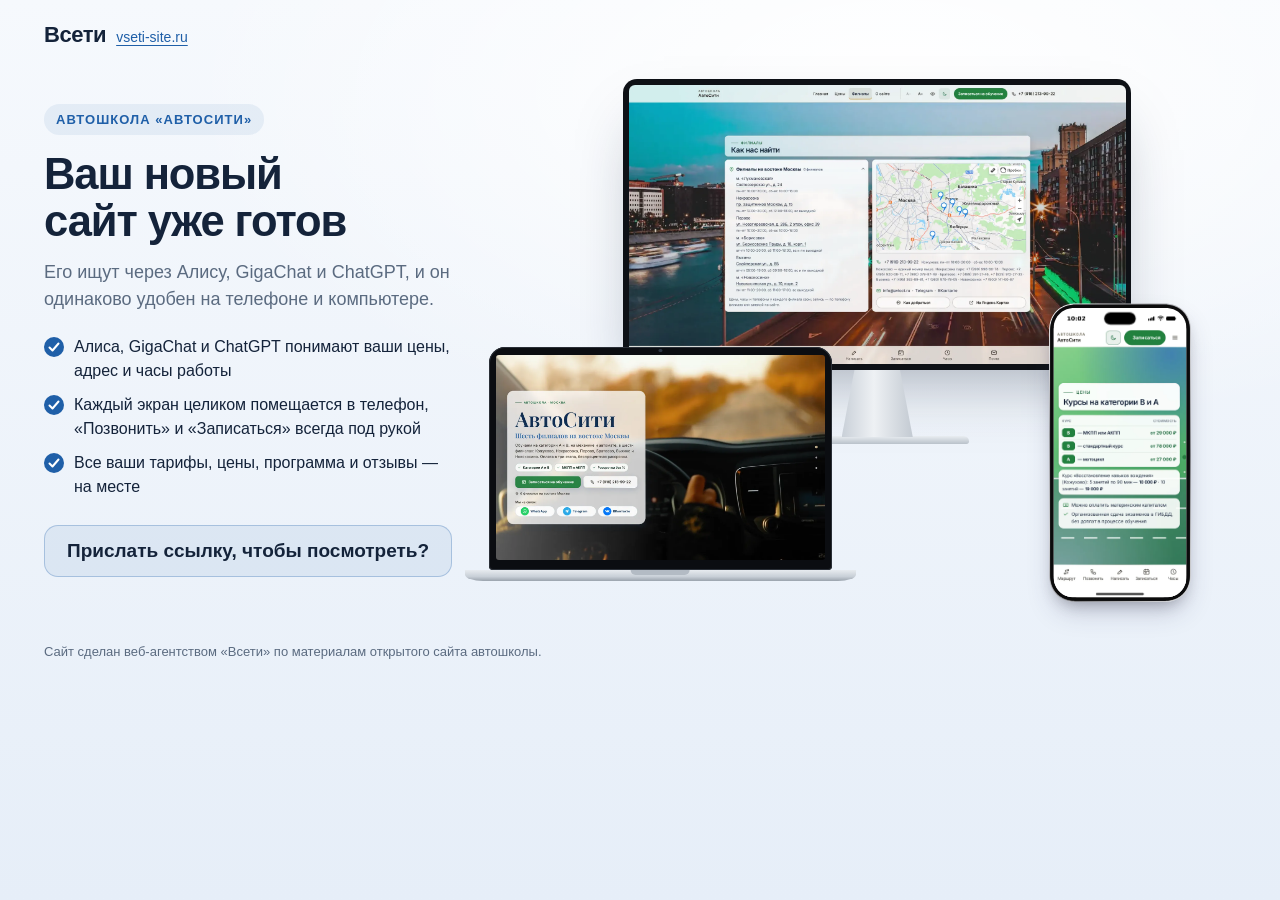
<file: vitrina/index.html>
<!doctype html>
<html lang="ru">
<head>
<meta charset="utf-8">
<meta name="viewport" content="width=device-width, initial-scale=1">
<meta name="robots" content="noindex, nofollow">
<title>Новый сайт автошколы «АвтоСити» — веб-агентство «Всети»</title>
<style>
@layer stageshow{:where(.ss-phone){position:relative}.ss-phone{flex-shrink:0;box-shadow:0 calc(var(--ps) * 40) calc(var(--ps) * 80) calc(var(--ps) * -16) #32325d40,0 calc(var(--ps) * 24) calc(var(--ps) * 48) calc(var(--ps) * -24) #0000004d}.ss-phone__glass{height:100%}.ss-phone__window{position:relative;overflow:hidden;isolation:isolate}.ss-phone:is([data-frame=pro],[data-frame=silver],[data-frame=bezel],[data-frame=clay],[data-frame=outline],[data-frame=bare]){--ss-phone-glass: #0b0b0c;--ss-phone-rim: #2c2c2d;--ss-phone-seam: #e0dfdc;--ss-phone-line: var(--ss-text-faint, #9a9a9d);background:none}.ss-phone__bands{position:absolute;inset:0;overflow:visible;pointer-events:none}.ss-phone:is([data-frame=pro],[data-frame=silver],[data-frame=bezel],[data-frame=clay],[data-frame=outline]) .ss-phone__glass{position:relative}.ss-phone[data-frame=pro]{--ss-phone-band-1: #e3e3e6;--ss-phone-band-2: #9a9ba0;--ss-phone-band-3: #cfd0d4;--ss-phone-band-4: #85868b;--ss-phone-band-5: #c9cacd}.ss-stage[data-theme=dark] .ss-phone[data-frame=pro],.ss-stage[data-theme=glass] .ss-phone[data-frame=pro][data-dark]{--ss-phone-band-1: #5b5c61;--ss-phone-band-2: #2b2c2f;--ss-phone-band-3: #48494d;--ss-phone-band-4: #232427;--ss-phone-band-5: #404145}.ss-phone[data-frame=silver]{--ss-phone-band-1: #f4f4f6;--ss-phone-band-2: #c9cacf;--ss-phone-band-3: #eeeef1;--ss-phone-band-4: #b9babf;--ss-phone-band-5: #e6e6ea}.ss-phone[data-frame=bezel]{--ss-phone-glass: #111113}.ss-phone[data-frame=clay]{--ss-phone-clay-top: color-mix(in srgb, var(--ss-phone-clay, #ecebe8), #fff 45%);--ss-phone-clay-bottom: color-mix(in srgb, var(--ss-phone-clay, #ecebe8), #000 6%);box-shadow:0 calc(var(--ps) * 30) calc(var(--ps) * 60) calc(var(--ps) * -12) #32325d33,0 calc(var(--ps) * 16) calc(var(--ps) * 32) calc(var(--ps) * -16) #00000029}.ss-stage[data-theme=dark] .ss-phone[data-frame=clay]{--ss-phone-clay-top: color-mix(in srgb, var(--ss-phone-clay, #2a2a2e), #fff 6%);--ss-phone-clay-bottom: var(--ss-phone-clay, #2a2a2e);--ss-phone-seam: #333338}.ss-phone[data-frame=outline]{box-shadow:none}.ss-stage[data-theme=blueprint] .ss-phone[data-frame=outline]{--ss-phone-line: var(--ss-line)}.ss-phone:not([data-frame=android],[data-frame=soft]) .ss-phone__status{height:62px;padding:0}.ss-phone:not([data-frame=android],[data-frame=soft]) .ss-phone__time{position:absolute;top:21.5px;left:0;width:138.5px;line-height:22px;text-align:center}.ss-phone:not([data-frame=android],[data-frame=soft]) .ss-phone__glyphs{position:absolute;top:25.33px;left:285.25px;align-items:flex-start;gap:8px}.ss-phone:not([data-frame=android],[data-frame=soft]) .ss-phone__signal{margin-top:1px}.ss-phone:not([data-frame=android],[data-frame=soft]) .ss-phone__battery{margin-top:.33px}.ss-phone[data-frame=photo]{position:relative;background:none}.ss-phone__photo{position:absolute;z-index:4;background:var(--ss-phone-photo-light, none) center / 100% 100% no-repeat;pointer-events:none}.ss-stage[data-theme=dark] .ss-phone__photo,.ss-phone[data-dark] .ss-phone__photo{background-image:var(--ss-phone-photo-dark, var(--ss-phone-photo-light, none))}.ss-phone[data-frame=android]{background:linear-gradient(150deg,#3a3b3f,#1d1e21 40%,#2f3034 70%,#1a1b1e)}.ss-phone[data-frame=android] .ss-phone__glass{background:#050505}.ss-phone[data-frame=android] .ss-phone__island{top:14px;width:24px;height:24px;border-radius:50%}.ss-phone[data-frame=android] .ss-phone__status{height:48px;padding:0 26px}.ss-phone[data-frame=android] .ss-phone__time{font-family:system-ui,sans-serif;font-size:15px;font-weight:500}.ss-phone[data-frame=android] .ss-phone__content[data-status]{padding-top:48px}.ss-phone[data-frame=android] .ss-phone__home{width:108px;height:4px}.ss-phone[data-frame=soft]{box-shadow:0 0 0 calc(var(--ps) * 1.5) #0a25400d,0 calc(var(--ps) * 30) calc(var(--ps) * 60) calc(var(--ps) * -12) #32325d2e,0 calc(var(--ps) * 18) calc(var(--ps) * 36) calc(var(--ps) * -18) #0000001f}.ss-phone[data-frame=soft] .ss-phone__glass{background:#f6f9fc;box-shadow:inset 0 calc(var(--ps) * -2.9) calc(var(--ps) * 7.2) #0a254038}.ss-stage[data-theme=dark] .ss-phone[data-frame=soft] .ss-phone__glass{background:#1c2433;box-shadow:inset 0 calc(var(--ps) * -2.9) calc(var(--ps) * 7.2) #00000073}.ss-phone__screen{--pt: 1px;position:absolute;top:0;left:0;display:flex;flex-direction:column;overflow:hidden;background:#fff;color:#000;font-family:-apple-system,system-ui,sans-serif;font-size:15px;letter-spacing:-.015em;transform-origin:0 0;-webkit-font-smoothing:antialiased}.ss-phone[data-dark] .ss-phone__screen{background:#000;color:#fff}.ss-phone__status{position:absolute;top:0;right:0;left:0;z-index:2;display:flex;align-items:center;justify-content:space-between;height:54px;padding:0 34px 0 52px;transition:color .3s ease;will-change:transform}.ss-phone__time{font-family:SF Pro Text,-apple-system,system-ui,sans-serif;font-variation-settings:"opsz" 17;font-size:17.67px;font-weight:590;letter-spacing:0}.ss-phone__island{position:absolute;top:var(--ss-island-top, 14px);left:50%;z-index:3;width:var(--ss-island-w, 95px);height:37px;border-radius:18.5px;background:#000;transform:translate(-50%)}.ss-phone__glyphs{display:flex;align-items:center;gap:8px}.ss-phone__glyph{display:block}.ss-phone__content{position:relative;flex:1;min-height:0}.ss-phone__content[data-status]{padding-top:62px}.ss-phone__content:not([data-status]){padding-top:44px}.ss-phone[data-frame=bare] .ss-phone__content{padding-right:8px;padding-left:8px}.ss-phone__home{position:absolute;bottom:8px;left:50%;z-index:2;width:144px;height:5px;border-radius:2.5px;background:currentColor;transform:translate(-50%);transition:color .3s ease;will-change:transform}.ss-lock{position:absolute;inset:0;color:#fff;text-align:center}.ss-lock__date{margin-top:66px;font-size:22px;font-weight:600;letter-spacing:-.01em;opacity:.85}.ss-lock__clock{margin-top:-4px;font-size:112px;font-weight:700;line-height:1;letter-spacing:-.035em;font-variant-numeric:tabular-nums;opacity:.92}.ss-lock__stack{position:absolute;right:0;bottom:118px;left:0;display:flex;flex-direction:column;gap:8px;text-align:left}.ss-lock__stack[data-at=top]{top:290px;bottom:auto}.ss-lock__controls{position:absolute;right:46px;bottom:48px;left:46px;display:flex;justify-content:space-between}.ss-lock__control{display:grid;place-items:center;width:50px;height:50px;border-radius:50%;background:#0a0c1842;backdrop-filter:blur(24px) saturate(1.3);color:#fff}.ss-notification{display:flex;align-items:center;gap:13px;margin:0 18px;padding:14px 17px 14px 14px;border-radius:23px;background:#fcfcfdc2;backdrop-filter:blur(30px) saturate(1.25);box-shadow:0 4px 24px #0000000f;color:#000;text-align:left}.ss-notification[data-banner]{position:absolute;top:56px;right:0;left:0;z-index:2;animation:ss-banner-in .52s cubic-bezier(.2,.9,.25,1) both}@keyframes ss-banner-in{0%{transform:translateY(-110px)}}.ss-notification__icon{display:grid;flex-shrink:0;place-items:center;width:38px;height:38px;overflow:hidden;border-radius:9px;background:var(--ss-accent);color:#fff}.ss-notification__icon:has(>img){background:none}.ss-notification__icon>img{display:block;width:100%;height:100%}.ss-notification__text{display:flex;flex:1;flex-direction:column;min-width:0;font-size:15px;line-height:18px;letter-spacing:-.016em}.ss-notification__head{display:flex;align-items:baseline;gap:8px}.ss-notification__title{flex:1;min-width:0;overflow:hidden;font-weight:600;white-space:nowrap;text-overflow:ellipsis}.ss-notification__time{flex-shrink:0;font-size:12px;letter-spacing:-.005em;color:#3c3c4399}.ss-notification__body{display:-webkit-box;overflow:hidden;-webkit-line-clamp:3;-webkit-box-orient:vertical}.ss-lock[data-size=satellite] .ss-lock__stack{top:232px;bottom:auto}.ss-lock[data-size=satellite][data-clock=off] .ss-lock__stack{top:74px}.ss-notification{will-change:transform}.ss-phone:not([data-dark]) .ss-notification{background:#ffffffeb;box-shadow:0 0 0 .5px #00000014,0 8px 24px #0000001f}.ss-phone__time-bar{display:inline-block;width:30px;height:7px;border-radius:4px;background:currentColor;opacity:.5}}
:root{--ink:#14233a;--muted:#5b6b80;--accent:#1f5fa8;--sand:#ffc94d;--bg1:#f6f9fd;--bg2:#e6eef8}
*{box-sizing:border-box}
html,body{margin:0}
body{font:16px/1.5 -apple-system,"Segoe UI",Roboto,Arial,sans-serif;color:var(--ink);background:radial-gradient(1200px 600px at 70% 10%,#ffffff 0,rgba(255,255,255,0) 60%),linear-gradient(180deg,var(--bg1),var(--bg2));min-height:100vh}
a{color:inherit}
.top{display:flex;align-items:center;justify-content:space-between;max-width:1240px;margin:0 auto;padding:18px 24px}
.brand{display:flex;align-items:baseline;gap:10px;text-decoration:none}
.brand b{font-size:22px;letter-spacing:-.02em}
.brand span{font-size:14px;color:var(--accent);text-decoration:underline;text-underline-offset:3px}
.hero{max-width:1240px;margin:0 auto;padding:10px 24px 40px;display:grid;grid-template-columns:minmax(0,.82fr) minmax(0,1.5fr);gap:36px;align-items:center}
.eyebrow{display:inline-block;font-size:13px;font-weight:600;letter-spacing:.08em;text-transform:uppercase;color:var(--accent);background:rgba(31,95,168,.08);padding:6px 12px;border-radius:999px}
h1{text-wrap:balance;font-size:clamp(30px,3.4vw,48px);line-height:1.08;letter-spacing:-.025em;margin:16px 0 14px}
.lead{font-size:18px;color:var(--muted);margin:0 0 22px;max-width:30em}
.pts{list-style:none;padding:0;margin:0 0 26px;display:grid;gap:10px}
.pts li{display:flex;gap:10px;align-items:flex-start}
.pts li::before{content:"";flex:none;width:20px;height:20px;margin-top:2px;border-radius:50%;background:var(--accent) url("data:image/svg+xml,%3Csvg xmlns='http://www.w3.org/2000/svg' viewBox='0 0 20 20'%3E%3Cpath d='M5.5 10.5l3 3 6-7' fill='none' stroke='%23fff' stroke-width='2' stroke-linecap='round' stroke-linejoin='round'/%3E%3C/svg%3E") center/100% no-repeat}
.cta{display:flex;flex-wrap:wrap;gap:14px;align-items:center}
.btn{display:inline-flex;align-items:center;gap:8px;min-height:52px;padding:0 26px;border-radius:14px;background:var(--accent);color:#fff;font-weight:600;text-decoration:none;box-shadow:0 10px 24px rgba(31,95,168,.28)}
.btn:hover{background:#174a86}
.ask{margin:0;display:inline-flex;align-items:center;min-height:52px;padding:12px 22px;line-height:1.3;border-radius:14px;background:rgba(31,95,168,.08);border:1.5px solid rgba(31,95,168,.28);color:var(--ink);font-size:19px;font-weight:600}
/* сцена с устройствами */
.stage{position:relative;width:100%;aspect-ratio:16/11.2}
.dv{position:absolute}
.dv img{display:block;width:100%;height:100%;object-fit:cover;object-position:center top}
.mon .scr img,.lap .scr img{height:auto}
.mon{left:18%;top:0;width:68%}
.mon .scr{padding:1.1%;background:#0e1116;border-radius:14px;box-shadow:0 30px 60px -20px rgba(20,35,58,.35)}
.mon .scr img{border-radius:6px}
.mon .neck{width:14%;aspect-ratio:1/.95;margin:0 auto;background:linear-gradient(90deg,#c9d0d8,#eef1f4 45%,#c3cad2);clip-path:polygon(18% 0,82% 0,100% 100%,0 100%)}
.mon .foot{width:36%;aspect-ratio:36/1.5;margin:-1px auto 0;border-radius:6px 6px 3px 3px;background:linear-gradient(180deg,#e9edf1,#b9c1ca);box-shadow:0 12px 20px -8px rgba(20,35,58,.4)}
.lap{left:0;bottom:4%;width:46%}
.lap .scr{padding:2.2% 2.2% 3%;background:#0b0d11;border-radius:16px 16px 4px 4px;position:relative;box-shadow:0 0 0 1px #2a2f37 inset}
.lap .scr::before{content:"";position:absolute;top:1%;left:50%;width:.9%;aspect-ratio:1;border-radius:50%;background:#2b3442;transform:translateX(-50%)}
.lap .scr img{border-radius:3px}
.lap .base{position:relative;height:0;padding-bottom:3.2%;margin:0 -7%;background:linear-gradient(180deg,#e7ebef 0,#c8cfd7 60%,#9aa3ad 100%);border-radius:0 0 18px 18px/0 0 60% 60%;box-shadow:0 22px 30px -14px rgba(20,35,58,.45)}
.lap .base::after{content:"";position:absolute;top:0;left:50%;width:15%;height:40%;transform:translateX(-50%);background:#b3bbc4;border-radius:0 0 8px 8px}
.tab{right:1.5%;bottom:3%;width:23%}
.tab .scr{aspect-ratio:820/1180;padding:4.5%;background:#121419;border-radius:22px;box-shadow:0 0 0 2px #c7ced6,0 28px 50px -18px rgba(20,35,58,.45)}
.tab .scr img{border-radius:10px}
.ph{right:6%;bottom:0;width:340px;transform-origin:100% 100%}
.ph-shot{display:block;width:100%;height:auto}
.note{max-width:1240px;margin:0 auto;padding:0 24px 34px;color:var(--muted);font-size:13px}
@media (max-width:600px){
  .stage{aspect-ratio:16/9.8}
  .mon{display:none}
  .lap{left:6%;width:64%;bottom:6%}
  .ph{right:5%}
}
@media (max-width:900px){
  .hero{grid-template-columns:1fr;gap:26px;padding-top:0}
  .stage{order:-1}
  .lead{font-size:16.5px}
}
</style>
</head>
<body>
<header class="top"><a class="brand" href="https://vseti-site.ru/" target="_blank" rel="noopener"><b>Всети</b><span>vseti-site.ru</span></a></header>
<main class="hero">
  <div class="txt">
    <span class="eyebrow">Автошкола «АвтоСити»</span>
    <h1>Ваш новый сайт уже готов</h1>
    <p class="lead">Его ищут через Алису, GigaChat и ChatGPT, и он одинаково удобен на телефоне и компьютере.</p>
    <ul class="pts">
      <li>Алиса, GigaChat и ChatGPT понимают ваши цены, адрес и часы работы</li>
      <li>Каждый экран целиком помещается в телефон, «Позвонить» и «Записаться» всегда под рукой</li>
      <li>Все ваши тарифы, цены, программа и отзывы — на месте</li>
    </ul>
    <div class="cta">
      <p class="ask">Прислать ссылку, чтобы посмотреть?</p>
    </div>
  </div>
  <div class="stage" id="stage" aria-label="Новый сайт на компьютере, ноутбуке и телефоне">
    <div class="dv mon"><div class="scr"><img src="img/monitor.webp?v=2" alt="" width="1600" height="900"></div><div class="neck"></div><div class="foot"></div></div>
    <div class="dv lap"><div class="scr"><img src="img/laptop.webp?v=2" alt="" width="1280" height="800"></div><div class="base"></div></div>
    <div class="dv ph" id="ph"><div class="ss-phone z-phone" data-frame="pro" style="width: 340px; height: 714.953px; padding: 2.38318px; border-radius: 61.1682px; --ps: 0.794392523364486px;"><svg class="ss-phone__bands" width="100%" height="100%" aria-hidden="true"><defs><linearGradient id="ph-band" x1="0.2" y1="0" x2="0.8" y2="1"><stop offset="0" style="stop-color: var(--ss-phone-band-1);"></stop><stop offset="0.22" style="stop-color: var(--ss-phone-band-2);"></stop><stop offset="0.48" style="stop-color: var(--ss-phone-band-3);"></stop><stop offset="0.74" style="stop-color: var(--ss-phone-band-4);"></stop><stop offset="1" style="stop-color: var(--ss-phone-band-5);"></stop></linearGradient><linearGradient id="ph-clay" x1="0" y1="0" x2="0" y2="1"><stop offset="0" style="stop-color: var(--ss-phone-clay-top);"></stop><stop offset="1" style="stop-color: var(--ss-phone-clay-bottom);"></stop></linearGradient></defs><g transform="translate(10.327102803738317 10.327102803738317)" stroke-linejoin="round"><path d="M262.94 0.00L267.09 0.06L270.49 0.24L273.65 0.53L276.65 0.94L279.51 1.47L282.27 2.11L284.93 2.87L287.50 3.74L289.97 4.72L292.36 5.81L294.65 7.02L296.85 8.33L298.96 9.75L300.98 11.27L302.90 12.90L304.72 14.62L306.45 16.45L308.08 18.37L309.60 20.38L311.02 22.49L312.33 24.70L313.53 26.99L314.63 29.37L315.61 31.85L316.48 34.41L317.24 37.07L317.88 39.83L318.41 42.70L318.82 45.69L319.11 48.85L319.29 52.25L319.35 56.40L319.35 637.90L319.29 642.04L319.11 645.45L318.82 648.60L318.41 651.60L317.88 654.47L317.24 657.23L316.48 659.89L315.61 662.45L314.63 664.92L313.53 667.31L312.33 669.60L311.02 671.80L309.60 673.91L308.08 675.93L306.45 677.85L304.72 679.68L302.90 681.40L300.98 683.03L298.96 684.55L296.85 685.97L294.65 687.28L292.36 688.49L289.97 689.58L287.50 690.56L284.93 691.43L282.27 692.19L279.51 692.83L276.65 693.36L273.65 693.77L270.49 694.06L267.09 694.24L262.94 694.30L56.40 694.30L52.25 694.24L48.85 694.06L45.69 693.77L42.70 693.36L39.83 692.83L37.07 692.19L34.41 691.43L31.85 690.56L29.37 689.58L26.99 688.49L24.70 687.28L22.49 685.97L20.38 684.55L18.37 683.03L16.45 681.40L14.62 679.68L12.90 677.85L11.27 675.93L9.75 673.91L8.33 671.80L7.02 669.60L5.81 667.31L4.72 664.92L3.74 662.45L2.87 659.89L2.11 657.23L1.47 654.47L0.94 651.60L0.53 648.60L0.24 645.45L0.06 642.04L0.00 637.90L0.00 56.40L0.06 52.25L0.24 48.85L0.53 45.69L0.94 42.70L1.47 39.83L2.11 37.07L2.87 34.41L3.74 31.85L4.72 29.37L5.81 26.99L7.02 24.70L8.33 22.49L9.75 20.38L11.27 18.37L12.90 16.45L14.62 14.62L16.45 12.90L18.37 11.27L20.38 9.75L22.49 8.33L24.70 7.02L26.99 5.81L29.37 4.72L31.85 3.74L34.41 2.87L37.07 2.11L39.83 1.47L42.70 0.94L45.69 0.53L48.85 0.24L52.25 0.06L56.40 0.00Z" fill="none" stroke-width="20.654205607476634" stroke="url(#ph-band)"></path><path d="M262.94 0.00L267.09 0.06L270.49 0.24L273.65 0.53L276.65 0.94L279.51 1.47L282.27 2.11L284.93 2.87L287.50 3.74L289.97 4.72L292.36 5.81L294.65 7.02L296.85 8.33L298.96 9.75L300.98 11.27L302.90 12.90L304.72 14.62L306.45 16.45L308.08 18.37L309.60 20.38L311.02 22.49L312.33 24.70L313.53 26.99L314.63 29.37L315.61 31.85L316.48 34.41L317.24 37.07L317.88 39.83L318.41 42.70L318.82 45.69L319.11 48.85L319.29 52.25L319.35 56.40L319.35 637.90L319.29 642.04L319.11 645.45L318.82 648.60L318.41 651.60L317.88 654.47L317.24 657.23L316.48 659.89L315.61 662.45L314.63 664.92L313.53 667.31L312.33 669.60L311.02 671.80L309.60 673.91L308.08 675.93L306.45 677.85L304.72 679.68L302.90 681.40L300.98 683.03L298.96 684.55L296.85 685.97L294.65 687.28L292.36 688.49L289.97 689.58L287.50 690.56L284.93 691.43L282.27 692.19L279.51 692.83L276.65 693.36L273.65 693.77L270.49 694.06L267.09 694.24L262.94 694.30L56.40 694.30L52.25 694.24L48.85 694.06L45.69 693.77L42.70 693.36L39.83 692.83L37.07 692.19L34.41 691.43L31.85 690.56L29.37 689.58L26.99 688.49L24.70 687.28L22.49 685.97L20.38 684.55L18.37 683.03L16.45 681.40L14.62 679.68L12.90 677.85L11.27 675.93L9.75 673.91L8.33 671.80L7.02 669.60L5.81 667.31L4.72 664.92L3.74 662.45L2.87 659.89L2.11 657.23L1.47 654.47L0.94 651.60L0.53 648.60L0.24 645.45L0.06 642.04L0.00 637.90L0.00 56.40L0.06 52.25L0.24 48.85L0.53 45.69L0.94 42.70L1.47 39.83L2.11 37.07L2.87 34.41L3.74 31.85L4.72 29.37L5.81 26.99L7.02 24.70L8.33 22.49L9.75 20.38L11.27 18.37L12.90 16.45L14.62 14.62L16.45 12.90L18.37 11.27L20.38 9.75L22.49 8.33L24.70 7.02L26.99 5.81L29.37 4.72L31.85 3.74L34.41 2.87L37.07 2.11L39.83 1.47L42.70 0.94L45.69 0.53L48.85 0.24L52.25 0.06L56.40 0.00Z" fill="none" stroke-width="15.88785046728972" style="stroke: var(--ss-phone-rim);"></path><path d="M262.94 0.00L267.09 0.06L270.49 0.24L273.65 0.53L276.65 0.94L279.51 1.47L282.27 2.11L284.93 2.87L287.50 3.74L289.97 4.72L292.36 5.81L294.65 7.02L296.85 8.33L298.96 9.75L300.98 11.27L302.90 12.90L304.72 14.62L306.45 16.45L308.08 18.37L309.60 20.38L311.02 22.49L312.33 24.70L313.53 26.99L314.63 29.37L315.61 31.85L316.48 34.41L317.24 37.07L317.88 39.83L318.41 42.70L318.82 45.69L319.11 48.85L319.29 52.25L319.35 56.40L319.35 637.90L319.29 642.04L319.11 645.45L318.82 648.60L318.41 651.60L317.88 654.47L317.24 657.23L316.48 659.89L315.61 662.45L314.63 664.92L313.53 667.31L312.33 669.60L311.02 671.80L309.60 673.91L308.08 675.93L306.45 677.85L304.72 679.68L302.90 681.40L300.98 683.03L298.96 684.55L296.85 685.97L294.65 687.28L292.36 688.49L289.97 689.58L287.50 690.56L284.93 691.43L282.27 692.19L279.51 692.83L276.65 693.36L273.65 693.77L270.49 694.06L267.09 694.24L262.94 694.30L56.40 694.30L52.25 694.24L48.85 694.06L45.69 693.77L42.70 693.36L39.83 692.83L37.07 692.19L34.41 691.43L31.85 690.56L29.37 689.58L26.99 688.49L24.70 687.28L22.49 685.97L20.38 684.55L18.37 683.03L16.45 681.40L14.62 679.68L12.90 677.85L11.27 675.93L9.75 673.91L8.33 671.80L7.02 669.60L5.81 667.31L4.72 664.92L3.74 662.45L2.87 659.89L2.11 657.23L1.47 654.47L0.94 651.60L0.53 648.60L0.24 645.45L0.06 642.04L0.00 637.90L0.00 56.40L0.06 52.25L0.24 48.85L0.53 45.69L0.94 42.70L1.47 39.83L2.11 37.07L2.87 34.41L3.74 31.85L4.72 29.37L5.81 26.99L7.02 24.70L8.33 22.49L9.75 20.38L11.27 18.37L12.90 16.45L14.62 14.62L16.45 12.90L18.37 11.27L20.38 9.75L22.49 8.33L24.70 7.02L26.99 5.81L29.37 4.72L31.85 3.74L34.41 2.87L37.07 2.11L39.83 1.47L42.70 0.94L45.69 0.53L48.85 0.24L52.25 0.06L56.40 0.00Z" fill="none" stroke-width="14.69626168224299" style="stroke: var(--ss-phone-glass);"></path></g></svg><div class="ss-phone__glass" style="padding: 7.94393px; border-radius: 58.785px;"><div class="ss-phone__window" style="width: 319.346px; height: 694.299px; clip-path: path(&quot;M 262.94 0 L 267.09 0.06 L 270.49 0.24 L 273.65 0.53 L 276.65 0.94 L 279.51 1.47 L 282.27 2.11 L 284.93 2.87 L 287.5 3.74 L 289.97 4.72 L 292.36 5.81 L 294.65 7.02 L 296.85 8.33 L 298.96 9.75 L 300.98 11.27 L 302.9 12.9 L 304.72 14.62 L 306.45 16.45 L 308.08 18.37 L 309.6 20.38 L 311.02 22.49 L 312.33 24.7 L 313.53 26.99 L 314.63 29.37 L 315.61 31.85 L 316.48 34.41 L 317.24 37.07 L 317.88 39.83 L 318.41 42.7 L 318.82 45.69 L 319.11 48.85 L 319.29 52.25 L 319.35 56.4 L 319.35 637.9 L 319.29 642.04 L 319.11 645.45 L 318.82 648.6 L 318.41 651.6 L 317.88 654.47 L 317.24 657.23 L 316.48 659.89 L 315.61 662.45 L 314.63 664.92 L 313.53 667.31 L 312.33 669.6 L 311.02 671.8 L 309.6 673.91 L 308.08 675.93 L 306.45 677.85 L 304.72 679.68 L 302.9 681.4 L 300.98 683.03 L 298.96 684.55 L 296.85 685.97 L 294.65 687.28 L 292.36 688.49 L 289.97 689.58 L 287.5 690.56 L 284.93 691.43 L 282.27 692.19 L 279.51 692.83 L 276.65 693.36 L 273.65 693.77 L 270.49 694.06 L 267.09 694.24 L 262.94 694.3 L 56.4 694.3 L 52.25 694.24 L 48.85 694.06 L 45.69 693.77 L 42.7 693.36 L 39.83 692.83 L 37.07 692.19 L 34.41 691.43 L 31.85 690.56 L 29.37 689.58 L 26.99 688.49 L 24.7 687.28 L 22.49 685.97 L 20.38 684.55 L 18.37 683.03 L 16.45 681.4 L 14.62 679.68 L 12.9 677.85 L 11.27 675.93 L 9.75 673.91 L 8.33 671.8 L 7.02 669.6 L 5.81 667.31 L 4.72 664.92 L 3.74 662.45 L 2.87 659.89 L 2.11 657.23 L 1.47 654.47 L 0.94 651.6 L 0.53 648.6 L 0.24 645.45 L 0.06 642.04 L 0 637.9 L 0 56.4 L 0.06 52.25 L 0.24 48.85 L 0.53 45.69 L 0.94 42.7 L 1.47 39.83 L 2.11 37.07 L 2.87 34.41 L 3.74 31.85 L 4.72 29.37 L 5.81 26.99 L 7.02 24.7 L 8.33 22.49 L 9.75 20.38 L 11.27 18.37 L 12.9 16.45 L 14.62 14.62 L 16.45 12.9 L 18.37 11.27 L 20.38 9.75 L 22.49 8.33 L 24.7 7.02 L 26.99 5.81 L 29.37 4.72 L 31.85 3.74 L 34.41 2.87 L 37.07 2.11 L 39.83 1.47 L 42.7 0.94 L 45.69 0.53 L 48.85 0.24 L 52.25 0.06 L 56.4 0 Z&quot;);"><div class="ss-phone__screen" style="width: 402px; height: 874px; transform: scale(0.794393); --ss-screen-r: 64px;"><div class="ss-phone__status"><span class="ss-phone__time">10:02</span><span class="ss-phone__glyphs"><svg viewBox="0 0 20.33 13.67" width="20.33" height="13.67" class="ss-phone__glyph ss-phone__signal"><rect x="0" y="7.34" width="3.333" height="6.33" rx="1.667" fill="currentColor"></rect><rect x="5.667" y="5" width="3.333" height="8.67" rx="1.667" fill="currentColor"></rect><rect x="11.334" y="2.67" width="3.333" height="11" rx="1.667" fill="currentColor"></rect><rect x="17.000999999999998" y="0" width="3.333" height="13.67" rx="1.667" fill="currentColor"></rect></svg><svg viewBox="0 0 19.33 14.33" width="19.33" height="14.33" class="ss-phone__glyph ss-phone__wifi"><path fill-rule="evenodd" fill="currentColor" d="M0.415933 5.54283C0.902185 6.04412 1.66017 5.95818 2.27513 5.41393C4.30595 3.58064 6.83731 2.63535 9.66901 2.63535C12.5007 2.63535 15.0464 3.60928 17.0629 5.41393C17.6636 5.97251 18.4215 6.0298 18.9221 5.54283C19.4226 5.02722 19.4942 4.2538 18.9793 3.70954C16.8341 1.51819 13.3302 0 9.66901 0C6.00783 0 2.48965 1.53251 0.358727 3.72387C-0.156127 4.2538 -0.0989213 5.02722 0.415933 5.55715L0.415933 5.54283ZM3.94841 9.13779C4.50617 9.68205 5.22124 9.62476 5.85051 9.10915C6.88022 8.29276 8.25316 7.73418 9.66901 7.7485C11.0706 7.7485 12.4435 8.29276 13.4875 9.12347C14.1168 9.63908 14.8605 9.66773 15.4039 9.12347C15.9331 8.57921 16.0189 7.7485 15.4611 7.23289C14.0739 5.98683 11.9859 5.11315 9.68332 5.11315C7.38077 5.11315 5.27845 5.98683 3.9055 7.23289C3.41925 7.69121 3.31914 8.47896 3.96271 9.13779L3.94841 9.13779ZM8.72511 13.8929C9.34008 14.4801 9.98365 14.4801 10.5986 13.8929L11.757 12.7757C12.372 12.1742 12.5007 11.4151 11.7999 10.8995C11.2136 10.4841 10.4699 10.212 9.66901 10.212C8.86813 10.212 8.11015 10.4841 7.53809 10.9138C6.83731 11.4151 6.98033 12.1885 7.59529 12.7757L8.73942 13.8929L8.72511 13.8929Z"></path></svg><svg viewBox="0 0 29.33 13.67" width="29.33" height="13.67" class="ss-phone__glyph ss-phone__battery"><path fill="currentColor" d="M0 6.4C0 4.15979 0 3.03969 0.435974 2.18404C0.819467 1.43139 1.43139 0.819467 2.18404 0.435974C3.03969 0 4.15979 0 6.4 0L19.933 0C22.1732 0 23.2933 0 24.149 0.435974C24.9016 0.819467 25.5135 1.43139 25.897 2.18404C26.333 3.03969 26.333 4.15979 26.333 6.4L26.333 7.26666C26.333 9.50687 26.333 10.627 25.897 11.4826C25.5135 12.2353 24.9016 12.8472 24.149 13.2307C23.2933 13.6667 22.1732 13.6667 19.933 13.6667L6.4 13.6667C4.15979 13.6667 3.03969 13.6667 2.18404 13.2307C1.43139 12.8472 0.819467 12.2353 0.435974 11.4826C0 10.627 0 9.50687 0 7.26666L0 6.4Z"></path><path fill-rule="evenodd" fill="currentColor" transform="translate(27.33 4.33)" d="M0 0L0 5C0.601505 4.8625 2 3.75 2 2.5C2 1.25 0.601505 0.1375 0 0Z"></path></svg></span></div><span class="ss-phone__island"></span><div class="ss-phone__content" data-status="true"><img class="ph-shot" src="img/phone.webp?v=2" alt="Новый сайт автошколы «АвтоСити» на телефоне" width="393" height="794"></div><span class="ss-phone__home"></span></div></div></div></div></div>
  </div>
</main>
<p class="note">Сайт сделан веб-агентством «Всети» по материалам открытого сайта автошколы.</p>
<script>
(function(){var st=document.getElementById('stage'),ph=document.getElementById('ph');
function fit(){var k=st.clientWidth*(innerWidth<=600?0.27:0.19)/340;ph.style.transform='scale('+k+')';}
fit();addEventListener('resize',fit);})();
</script>
</body>
</html>
</file>
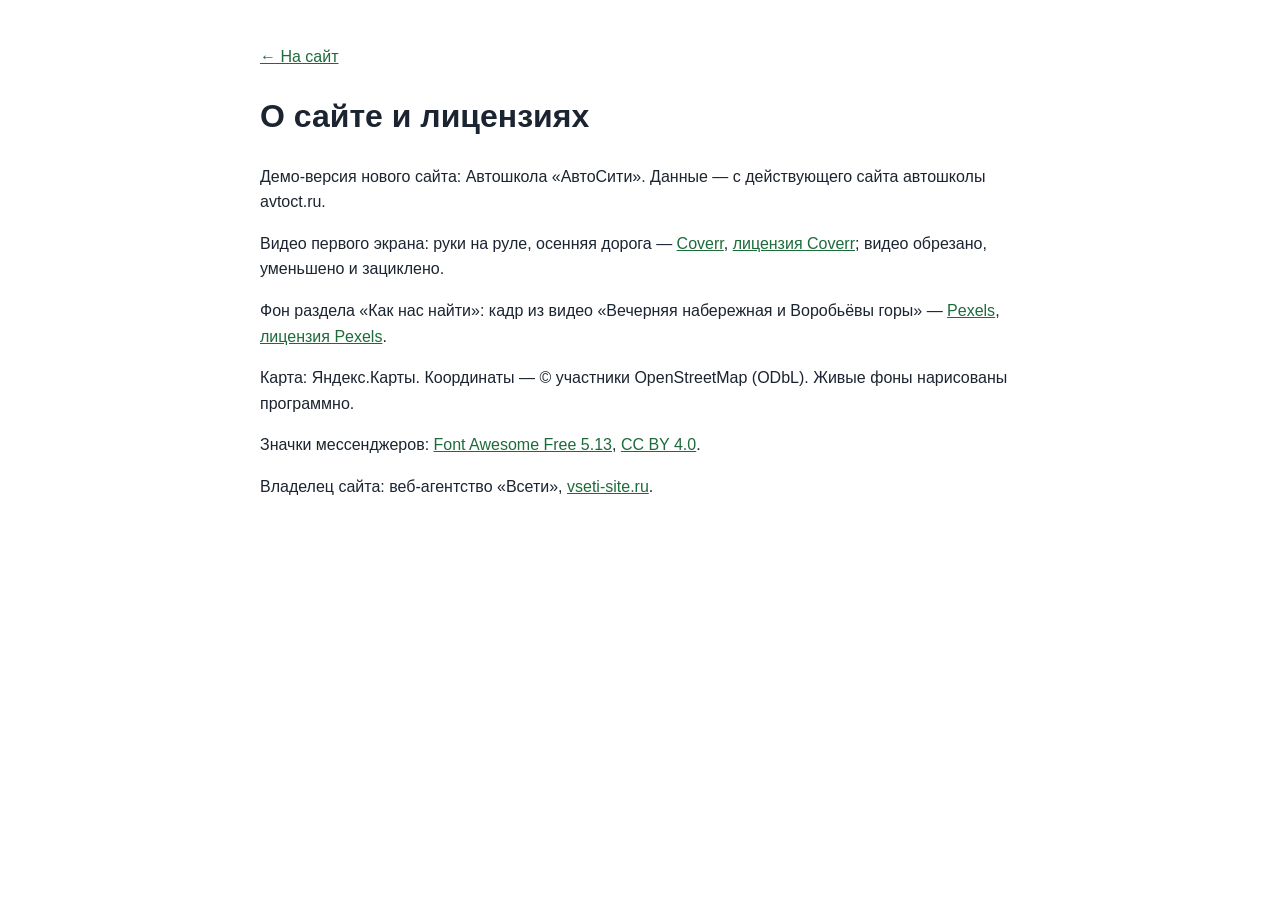
<file: credits.html>
<!doctype html><html lang="ru"><head><meta charset="utf-8"><meta name="viewport" content="width=device-width,initial-scale=1"><meta name="robots" content="noindex"><title>О сайте — Автошкола «АвтоСити»</title>
<style>body{font:16px/1.6 Inter,Arial,sans-serif;max-width:760px;margin:0 auto;padding:28px 18px;color:#1b2430}a{color:#1d6b3a}</style></head><body>
<p><a href="./">← На сайт</a></p><h1>О сайте и лицензиях</h1>
<p>Демо-версия нового сайта: Автошкола «АвтоСити». Данные — с действующего сайта автошколы avtoct.ru.</p>
<p>Видео первого экрана: руки на руле, осенняя дорога — <a href="https://coverr.co/videos/hands-on-steering-wheel-zm3v1hrrb9" target="_blank" rel="noopener">Coverr</a>, <a href="https://coverr.co/license" target="_blank" rel="noopener">лицензия Coverr</a>; видео обрезано, уменьшено и зациклено.</p>
<p>Фон раздела «Как нас найти»: кадр из видео «Вечерняя набережная и Воробьёвы горы» — <a href="https://www.pexels.com/video/5077580/" target="_blank" rel="noopener">Pexels</a>, <a href="https://www.pexels.com/license/" target="_blank" rel="noopener">лицензия Pexels</a>.</p>
<p>Карта: Яндекс.Карты. Координаты — © участники OpenStreetMap (ODbL). Живые фоны нарисованы программно.</p>
<p>Значки мессенджеров: <a href="https://fontawesome.com" target="_blank" rel="noopener">Font Awesome Free 5.13</a>, <a href="https://creativecommons.org/licenses/by/4.0/" target="_blank" rel="noopener">CC BY 4.0</a>.</p>
<p>Владелец сайта: веб-агентство «Всети», <a href="https://vseti-site.ru" target="_blank" rel="noopener">vseti-site.ru</a>.</p>
</body></html>
</file>
<file: css/etalon.css>
/* ==========================================================================
   Эталон нотариуса. Общий слой поверх встроенных стилей index.html:
   видео-первый экран, «жидкое стекло», интерьеры на фоне экранов,
   шапка и нижняя панель со второго экрана, карточки Spotlight Card.
   ========================================================================== */

/* плавное проявление подсветки рамки (Chrome/Safari/Firefox новых версий) */
@property --hl{syntax:'<number>';inherits:true;initial-value:0}

:root{
  --glass:rgba(0,0,0,.4);
  --glass-blur:4px;
  --spot:255,196,108;          /* тёплый янтарь под интерьеры */
  --spring:cubic-bezier(.2,.9,.3,1.35);
}

/* ---------- светлый текст на тёмном стекле для всего, что лежит на фото ---------- */
.sec:not(.sec-hero),.hdr,.bar,.mmenu{
  --card:rgba(0,0,0,.4); --card-rgb:0,0,0;
  --text:#fff; --muted:rgba(255,255,255,.84);
  --line:rgba(255,255,255,.3); --line2:rgba(255,255,255,.2);
  --accent:#ecd9ac; --accent-d:#f6e9c8; --accent-l:#d3bc8a; --accent-soft:rgba(255,255,255,.13);
  --bg:rgba(0,0,0,.3); --bg2:transparent; --bg3:rgba(255,255,255,.13);
  --on-accent:#1d170b;
  --shadow:0 1px 12px rgba(0,0,0,.35); --shadow-lg:0 18px 50px rgba(0,0,0,.5);
  --ok:#8fe3a8; --bad:#ff9f96;
  color:#fff;
}
.sec:not(.sec-hero){background:#2b2319}
.sec:not(.sec-hero) .sec-scroll{
  position:relative;z-index:1;
  padding-top:calc(var(--hdr-h) / var(--zc,1) + 12px);padding-bottom:calc(var(--bar-h) + 12px);
  text-shadow:0 1px 2px rgba(0,0,0,.45)
}
.sec:not(.sec-hero) :is(input,select,textarea,button.btn,.btn){text-shadow:none}

/* ---------- фон экранов: интерьеры, затемнение ровно 50% ---------- */
.sec-bg{position:absolute;inset:0;z-index:0;overflow:hidden;pointer-events:none;background:#2b2319}
.sec-bg picture{display:block;width:100%;height:100%}
.sec-bg img{display:block;width:100%;height:100%;object-fit:cover;opacity:0;transition:opacity .9s ease}
.sec-bg img.ld,html:not(.js) .sec-bg img{opacity:1}
.sec-bg::after{content:"";position:absolute;inset:0;background:rgba(0,0,0,.5)}

/* ==========================================================================
   Жидкое стекло
   ========================================================================== */
.glass,
.sec:not(.sec-hero) :is(.sec-head,.svc,.step,.rev,.rsum,.cred,.cbox,.fq,.about-txt,.tf-card,.quote,.ilink,.chips li,.foot,.rate-chip){
  position:relative;isolation:isolate;
  background:var(--glass);
  -webkit-backdrop-filter:blur(var(--glass-blur));backdrop-filter:blur(var(--glass-blur));
  border:0;border-radius:var(--radius);
  box-shadow:0 8px 30px rgba(0,0,0,.14);
}
/* тонкая светлая рамка-градиент; рядом с курсором рамка разгорается (--hl, --x, --y) */
.glass::after,
.sec:not(.sec-hero) :is(.sec-head,.svc,.step,.rev,.rsum,.cred,.cbox,.fq,.about-txt,.tf-card,.quote,.ilink,.chips li,.foot,.rate-chip)::after{
  content:"";position:absolute;inset:0;border-radius:inherit;padding:1.4px;pointer-events:none;z-index:2;
  background:
    radial-gradient(230px circle at var(--x,50%) var(--y,50%),rgba(255,226,160,calc(var(--hl,0)*1)),rgba(var(--spot),calc(var(--hl,0)*.65)) 38%,transparent 72%),
    linear-gradient(160deg,rgba(255,255,255,.58) 0%,rgba(255,255,255,.16) 22%,rgba(255,255,255,0) 44%,rgba(255,255,255,0) 60%,rgba(255,255,255,.16) 82%,rgba(255,255,255,.5) 100%);
  -webkit-mask:linear-gradient(#000 0 0) content-box,linear-gradient(#000 0 0);
  -webkit-mask-composite:xor;mask-composite:exclude;
}
.sec:not(.sec-hero) .sec-head{display:block;width:fit-content;max-width:100%;border-radius:18px;padding:14px 22px 16px;margin-bottom:16px}
.sec:not(.sec-hero) .sec-head .h2{margin-top:8px}
.sec:not(.sec-hero) .sec-head .lead{margin-top:8px}
.sec:not(.sec-hero) .sec-head .demo-note{background:rgba(255,255,255,.1);border-left-color:var(--accent)}

/* ==========================================================================
   Spotlight Card: пятно света под курсором внутри карточки (::before),
   подсветка рамки рядом с курсором (::after выше), «прыжок» scale + тень.
   Позицию --x/--y ставит один общий обработчик pointermove (js/etalon.js).
   ========================================================================== */
.glow{position:relative;isolation:isolate;--hov:1.035}
.glow::before{
  content:"";position:absolute;inset:0;border-radius:inherit;pointer-events:none;z-index:-1;
  background:
    radial-gradient(340px circle at var(--x,50%) var(--y,50%),rgba(var(--spot),.5),rgba(var(--spot),.2) 38%,transparent 72%);
  opacity:0;transition:opacity .35s ease;
}
.glow.lit{--hl:1}
.glow.lit::before{opacity:1}
.glow{transition:scale .38s var(--spring),box-shadow .32s ease,--hl .3s ease}
.glow.rv{transition:opacity .7s ease var(--rvd),translate .7s ease var(--rvd),scale .38s var(--spring),box-shadow .32s ease,--hl .3s ease}
@media (hover:hover) and (pointer:fine){
  .glow:hover{scale:var(--hov);z-index:6;box-shadow:0 24px 54px rgba(0,0,0,.5),0 0 34px rgba(var(--spot),.2)}
}
/* ---------- «Контакты» («Как нас найти»): плашки при наведении и касании загораются жёлтым — яркая рамка и мягкое
   свечение вокруг; размер не меняется (никаких увеличений и сдвигов раскладки), видно в обеих темах ---------- */
:root{--gy-ring:255,208,80;--gy-glow:255,200,64}
html[data-theme="light"]{--gy-ring:232,154,0;--gy-glow:255,186,30}
#contacts .glow{--gy:0 0 0 2.5px rgba(var(--gy-ring),.98),0 0 22px 4px rgba(var(--gy-glow),.66),0 0 58px 14px rgba(var(--gy-glow),.32),0 8px 30px rgba(0,0,0,.14);
  --gy0:0 0 0 0 rgba(var(--gy-ring),0),0 0 0 0 rgba(var(--gy-glow),0),0 0 0 0 rgba(var(--gy-glow),0),0 8px 30px rgba(0,0,0,.14)}
@media (hover:hover) and (pointer:fine){
  #contacts .glow:hover{scale:1;box-shadow:var(--gy)}
  /* заголовок с рейтингом: когда курсор на значке рейтинга, светится только значок */
  #contacts .sec-head:has(.rate-chip:hover):hover{box-shadow:var(--gy0)}
}
#contacts .glow.tap{animation:cGlowTap 1.4s ease-out,glowHl .62s ease-out}
@keyframes cGlowTap{0%{box-shadow:var(--gy0)}14%,62%{box-shadow:var(--gy)}100%{box-shadow:var(--gy0)}}
html[data-hc="1"] #contacts .glow:hover{outline:3px solid #ffd400;outline-offset:2px}
/* крупные плашки берут нижнюю границу 1,03: 3,5 % от 600 px — это уже 20 px */
.hero-plq,.about-txt,.tf-card,.sec-head,.cbox{--hov:1.03}

/* касание на телефоне: вспышка пятна в точке касания и подпрыгивание */
.glow.tap{animation:glowTap .62s var(--spring),glowHl .62s ease-out}
.glow.tap::before{animation:spotFlash .62s ease-out}
@keyframes glowTap{0%{scale:1}38%{scale:var(--tap,1.045)}100%{scale:1}}
@keyframes glowHl{0%{--hl:0}22%{--hl:1}100%{--hl:0}}
@keyframes spotFlash{0%{opacity:0}18%{opacity:1}100%{opacity:0}}

/* ---------- появление блоков при входе на экран ---------- */
.rv{--rvd:calc(var(--i,0) * 90ms);opacity:0;transform:none;translate:0 18px;
  transition:opacity .7s ease var(--rvd),translate .7s ease var(--rvd)}
.sec.active .rv{opacity:1;transform:none;translate:0 0}
/* первый экран: блоки стартуют сами (экран активен с загрузки), по очереди после слова */
.sec-hero .rv{--rvd:calc(var(--hero-d,1.8s) + var(--i,0) * 140ms);opacity:1;translate:0 0}
.sec-hero .kicker.rv{--rvd:.45s}
/* анимация заголовка стартует — скрипт ставит .go, и остальные блоки выходят следом за словом */
.sec-hero.go .rv{animation:heroIn .9s cubic-bezier(.2,.7,.2,1) var(--rvd) both}
html.js .sec-hero:not(.go) .rv{opacity:0;translate:0 18px;animation:heroSafe .01s linear 5s forwards}
@keyframes heroIn{from{opacity:0;translate:0 18px}to{opacity:1;translate:0 0}}
@keyframes heroSafe{to{opacity:1;translate:0 0}}

/* ==========================================================================
   Первый экран
   ========================================================================== */
.sec-hero{background:#8fb1d4;color:#fff;
  /* А−/А+ первый экран не трогают: страница в zoom, экран — встречный zoom (как шапка), поэтому он на любой ступени
     выглядит ровно как при 100 %. Единицы vw/vh и высота экрана считаются от окна без поправки. */
  zoom:calc(1 / var(--zc,1)); --vwu:1vw; --vhu:1vh;
  /* высота — та же видимая, что у остальных экранов (скрипт кладёт её в --vhr); 100vh во встроенном браузере Telegram на Android
     считается при спрятанной верхней панели и выше видимой части — первый экран выходил выше, и все следующие съезжали вниз */
  --vh:var(--vhr, calc(100 * var(--vhu)))}
.hero-bg{position:absolute;inset:0;overflow:hidden;background:#9db9d6 url(../img/hero-poster.jpg) 54% 50%/cover no-repeat}
.hero-video{position:absolute;inset:0;width:100%;height:100%;object-fit:cover;object-position:54% 50%;background:transparent}
.hero-clouds{
  position:absolute;left:0;top:0;width:100%;height:58%;pointer-events:none;opacity:0;transition:opacity 2.4s ease;
  -webkit-mask-image:linear-gradient(180deg,#000 0%,#000 36%,rgba(0,0,0,.55) 66%,transparent 100%);
          mask-image:linear-gradient(180deg,#000 0%,#000 36%,rgba(0,0,0,.55) 66%,transparent 100%)
}
.hero-clouds.on{opacity:1}
/* угасание к низу рисует сам шейдер (js/clouds.js): маска на canvas — лишний проход на каждый кадр */
.hero-clouds.baked{-webkit-mask-image:none;mask-image:none}
/* точки-переходы по краю не растут с А+: иначе на ступенях 130–150 % они наезжают на плашки первого экрана и карточки */
.dots{zoom:calc(1 / var(--zc,1))}

.sec-hero .sec-scroll{position:relative;z-index:1;padding:26px clamp(20px,calc(3.4*var(--vwu,1vw)),64px);display:flex;flex-direction:column}
.sec-hero .wrap{max-width:none;margin:auto 0}
.hero-plq{
  --plq-w:clamp(500px,calc(38*var(--vwu,1vw)),660px);--plq-pad:clamp(24px,calc(2.4*var(--vwu,1vw)),36px);
  width:min(100%,var(--plq-w));padding:var(--plq-pad);border-radius:28px;
  color:#fff;text-shadow:0 1px 3px rgba(0,0,0,.5);
  animation:plqIn .9s ease both
}
@keyframes plqIn{from{opacity:0;translate:0 14px}to{opacity:1;translate:0 0}}
.hero-plq .kicker{color:#f6e6bd;font-size:12.5px;letter-spacing:.15em}
.hero-plq .kicker::before{background:#f6e6bd}
.hero-h1{margin:14px 0 0;font-weight:500}
.hw{
  display:inline-block;font-family:var(--serif);font-weight:500;line-height:1.06;letter-spacing:-.005em;color:#fff;
  font-size:calc((var(--plq-w) - 2 * var(--plq-pad)) / 4.9);
  text-shadow:0 2px 22px rgba(0,0,0,.35),0 1px 2px rgba(0,0,0,.4);white-space:nowrap
}
.hn{display:block;margin-top:6px;font-family:var(--serif);font-weight:500;font-size:clamp(20px,calc(1.9*var(--vwu,1vw)),28px);line-height:1.2;color:#f7ecd2}
.hero-lead{margin-top:16px;max-width:none;font-size:clamp(15px,calc(1.15*var(--vwu,1vw)),17px);line-height:1.5;color:rgba(255,255,255,.94)}
.hero-addr{margin-top:10px;font-size:14px}
.hero-addr .addr-link{color:#fff;border-bottom-color:rgba(255,255,255,.55)}
.hero-addr .addr-link:hover{color:#f6e6bd}
.hero-cta{display:flex;flex-wrap:wrap;gap:12px;margin-top:22px}
.btn-glass{
  min-height:52px;padding:0 26px;font-size:16px;color:#fff;border:0;background:var(--glass);
  -webkit-backdrop-filter:blur(var(--glass-blur));backdrop-filter:blur(var(--glass-blur));text-shadow:none
}
.btn-glass:hover{background:var(--glass);color:#fff}
.btn-glass.btn-book{background:rgba(var(--spot),.9);color:#2a1d07;font-weight:700;box-shadow:0 8px 26px rgba(var(--spot),.3)}
.btn-glass.btn-book:hover{background:rgba(var(--spot),.95);color:#2a1d07}
.btn-glass.btn-book::after{display:none}
.btn-glass.btn-book::before{background:radial-gradient(160px circle at var(--x,50%) var(--y,50%),rgba(255,255,255,.75),rgba(255,255,255,.25) 45%,transparent 75%)}
.btn-glass .ico{width:19px;height:19px}
.hero-plq .status{margin-top:16px;background:rgba(0,0,0,.28);border-color:rgba(255,255,255,.3);text-shadow:none}

/* ==========================================================================
   Шапка и нижняя панель: только со второго экрана
   ========================================================================== */
.hdr{
  background:var(--glass);-webkit-backdrop-filter:blur(8px);backdrop-filter:blur(8px);border-bottom:0;
  transition:transform .5s var(--ease),opacity .35s ease,visibility 0s linear 0s
}
.hdr::after{content:"";position:absolute;left:0;right:0;bottom:0;height:1px;background:linear-gradient(90deg,transparent,rgba(255,255,255,.45),transparent)}
body[data-sec="0"] .hdr{transform:translateY(-105%);opacity:0;visibility:hidden;pointer-events:none;transition:transform .45s var(--ease),opacity .3s ease,visibility 0s linear .45s}
.hdr-in{max-width:1440px;padding:0 28px;gap:18px}
.brand-s{color:rgba(255,255,255,.78)}
.brand-n{font-size:16px;font-weight:600;color:#fff;text-shadow:0 1px 3px rgba(0,0,0,.4)}
.nav{gap:2px}
.nav-a{color:#fff;opacity:.9;font-size:14.5px;padding:10px 12px;white-space:nowrap}
.brand{flex:none}
.nav-a:hover,.nav-a.cur,.nav > li.open > .nav-a{background:rgba(255,255,255,.14);opacity:1}
.nav-a.cur{box-shadow:inset 0 -2px 0 rgba(var(--spot),.95)}
.hdr-tools{margin-left:10px;gap:10px}
.hdr .tool{color:#fff;opacity:.9}
.hdr .tool:hover{background:rgba(255,255,255,.14);opacity:1}
.hdr .btn-primary{background:rgba(var(--spot),.95);border-color:transparent;color:#2a1d07;font-weight:700}
.hdr .btn-primary:hover{background:#ffd998;color:#2a1d07}
.hdr-tel{display:inline-flex;align-items:center;gap:8px;min-height:44px;padding:0 6px;font-weight:600;font-size:15px;white-space:nowrap;color:#fff;border-radius:10px}
.hdr-tel .ico{width:18px;height:18px}
.hdr-tel:hover{color:#ffe2a8}
.mega{background:rgba(24,19,12,.9);-webkit-backdrop-filter:blur(16px);backdrop-filter:blur(16px);border:1px solid rgba(255,255,255,.2)}
.mega-it:hover{background:rgba(255,255,255,.12)}
.lang-dd{background:rgba(24,19,12,.92);-webkit-backdrop-filter:blur(16px);backdrop-filter:blur(16px);border:1px solid rgba(255,255,255,.22);color:#fff}
.lang-dd a:hover,.lang-dd button:hover{background:rgba(255,255,255,.12)}
.lang-dd a.cur{color:#ffe2a8}
/* размер текста, контраст, тема: прямо на плашке, рядом с языком */
.hdr-a11y{display:flex;align-items:center;gap:2px;margin-left:2px;padding-left:8px;border-left:1px solid rgba(255,255,255,.28)}
.hdr-a11y .tool{width:44px;height:44px}
.hdr #hcBtn[aria-pressed="true"]{background:rgba(255,226,168,.2);color:#ffe2a8;opacity:1}
.hdr .tool:disabled{opacity:.35;cursor:default}
.hdr .tool:disabled:hover{background:none}
.mm-tools{display:none}

.bar{
  background:var(--glass);-webkit-backdrop-filter:blur(8px);backdrop-filter:blur(8px);border-top:0;box-shadow:none;
  transition:transform .5s var(--ease),opacity .35s ease,visibility 0s linear 0s
}
.bar::before{content:"";position:absolute;left:0;right:0;top:0;height:1px;background:linear-gradient(90deg,transparent,rgba(255,255,255,.45),transparent)}
body[data-sec="0"] .bar{transform:translateY(105%);opacity:0;visibility:hidden;pointer-events:none;transition:transform .45s var(--ease),opacity .3s ease,visibility 0s linear .45s}
.bi{color:#fff;opacity:.88}
.bi:hover{background:rgba(255,255,255,.14);opacity:1}
.bi.cur{color:#ffe2a8}

.dots button::after{background:#fff;opacity:.6;box-shadow:0 0 0 1px rgba(0,0,0,.35)}
.dots button.cur::after{background:rgb(var(--spot));opacity:1}

.mmenu{background:rgba(22,17,11,.93);-webkit-backdrop-filter:blur(14px);backdrop-filter:blur(14px);color:#fff;bottom:var(--bar-h)}
.mmenu .macc-list button:hover{background:rgba(255,255,255,.12)}
.mmenu .mmenu-foot .btn{justify-content:center;padding:0 22px;font-size:16px}
.mmenu .btn-primary{background:rgba(var(--spot),.95);border-color:transparent;color:#2a1d07;font-weight:700}
.mmenu .btn-ghost{border-color:rgba(255,255,255,.4);color:#fff}
.mm-set{margin-top:16px;display:grid;gap:10px}
.mm-row{display:flex;flex-wrap:wrap;gap:8px;align-items:center}
.mm-lbl{width:56px;font-size:13px;color:var(--muted);text-transform:uppercase;letter-spacing:.08em}
.mmenu .mm-row a,.mmenu .mm-row button{display:inline-flex;width:auto;min-width:44px;min-height:44px;padding:0 12px;justify-content:center;align-items:center;
  border:1px solid rgba(255,255,255,.28);border-radius:10px;font-size:14px;font-weight:600}
.mmenu .mm-row a.cur{color:#ffe2a8;border-color:#ffe2a8}
.mmenu .mm-row .ico{width:20px;height:20px}
/* на телефоне те же четыре кнопки одним заметным рядом в меню */
.mmenu .mm-tools{grid-template-columns:repeat(4,1fr);gap:8px;padding:10px;border:1px solid rgba(255,226,168,.4);border-radius:14px;background:rgba(255,255,255,.07)}
.mmenu .mm-tools button{display:inline-flex;width:100%;min-height:52px;justify-content:center;align-items:center;border:1px solid rgba(255,255,255,.28);border-radius:10px;font-size:16px;font-weight:700;background:rgba(0,0,0,.25);padding:0}
.mmenu .mm-tools button .ico{width:22px;height:22px}
.mmenu .mm-tools button[aria-pressed="true"]{border-color:#ffe2a8;color:#ffe2a8;background:rgba(255,226,168,.14)}
.mmenu .mm-tools button:disabled{opacity:.4}

/* ==========================================================================
   Экраны: карточки на стекле
   ========================================================================== */
.sec:not(.sec-hero) .kicker{color:#f1deb0}
.sec:not(.sec-hero) .kicker::before{background:#f1deb0}
.sec:not(.sec-hero) .h2{font-size:clamp(26px,calc(3*var(--vwu,1vw)),38px)}
.sec:not(.sec-hero) .svc:hover{transform:none;border-color:transparent}
.svc .cic,.cred .cic,.cl .cic,.mega-it .cic{background:rgba(255,255,255,.14);color:#f6e9c8}
.svc small{color:rgba(255,255,255,.8)}
.about-txt{padding:20px 24px}
.sec:not(.sec-hero) .about-txt .quote{background:rgba(255,255,255,.09);border-left:3px solid rgb(var(--spot));border-radius:0 12px 12px 0;-webkit-backdrop-filter:none;backdrop-filter:none;box-shadow:none}
.sec:not(.sec-hero) .about-txt .quote::after{display:none}
.chips li{background:var(--glass);border-radius:999px}
.creds .cred{padding:14px 16px;min-height:68px}
.cred > div{min-width:0;flex:1 1 auto}

/* ---------- «Оплата»: ровные значки ----------
   Карточка занимает ту же ширину и высоту, что соседние. Если четыре значка помещаются в строку —
   идут одним рядом от левого до правого края; иначе сетка 2×2 с одинаковыми колонками, а все карточки
   «Реквизитов» выравниваются по высоте (grid-auto-rows:1fr). Размер решает ширина самой колонки
   (container query), а не окна — поэтому одинаково на 1280, 1366, 1440, 1920, планшете и в режиме «А+». */
.about-side{container:aside / inline-size}
.pay-pills,.cred .pay-pills,.cl .pay-pills{
  display:grid;grid-template-columns:repeat(2,minmax(0,1fr));gap:6px;width:100%;margin-top:3px
}
.pay-pill{
  display:flex;align-items:center;justify-content:center;min-width:0;min-height:26px;padding:2px 8px;
  font-size:12.5px;line-height:1.2;text-align:center;white-space:nowrap;box-sizing:border-box
}
.pay-pill .ico{display:none}
.pay-pill.pay-logo{padding:2px 8px;min-height:26px}
.pay-pill.pay-logo img{height:15px}
.pay-pill.pay-logo img[src$="sbp.svg"]{height:17px}
.creds .cred:has(.pay-pills){padding-top:10px;padding-bottom:10px}
.creds .cred:has(.pay-pills) small{line-height:1.25}
@container aside (min-width:405px){
  .cred .pay-pills{grid-template-columns:repeat(4,auto);justify-content:space-between;max-width:430px}
}
@container aside (max-width:404px){
  .creds{grid-auto-rows:1fr}
}

.steps::before{display:none}
.steps{gap:14px;list-style:none;padding:0}
.step{padding:20px 16px 20px;text-align:left}
.step-n{background:rgba(255,255,255,.14);border-color:rgba(var(--spot),.85);color:#f6e9c8}
.step p{color:rgba(255,255,255,.88)}

.rsum,.rev{padding:20px 22px}
.rsum .big{color:#f6e9c8}
.rev p{color:#fff}

.faq{gap:0 16px}
.faq-col{gap:12px}
.fq{border-bottom:0;padding:2px 18px}
.fq > button{padding:14px 2px}
.fq-a p{padding:0 2px 14px;color:rgba(255,255,255,.88)}
.fq > button .pl{border-color:rgba(255,255,255,.4)}

.cbox{padding:16px 18px}
.cl{gap:9px}
.mapbox{padding:12px}
.fld input,.fld select,.fld textarea{background:rgba(0,0,0,.34);color:#fff;border-color:rgba(255,255,255,.34);text-shadow:none}
.fld input::placeholder,.fld textarea::placeholder{color:rgba(255,255,255,.55)}
.fld select option{color:#111;background:#fff}
.fld input:focus,.fld select:focus,.fld textarea:focus{border-color:rgb(var(--spot));box-shadow:0 0 0 3px rgba(var(--spot),.28)}
.map{background:rgba(0,0,0,.25)}
.sec:not(.sec-hero) .btn-primary{background:rgba(var(--spot),.95);border-color:transparent;color:#2a1d07;font-weight:700}
.sec:not(.sec-hero) .btn-primary:hover{background:#ffd998;color:#2a1d07}
.sec:not(.sec-hero) .btn-ghost{background:rgba(0,0,0,.3);color:#fff;border-color:rgba(255,255,255,.4)}
.sec:not(.sec-hero) .btn-ghost:hover{border-color:rgb(var(--spot));color:#ffe2a8}
.info-links .ilink{color:#fff;padding:9px 18px}
.info-links .ilink:hover{background:var(--glass)}

/* рейтинг Яндекс.Карт в «Контактах» */
.sec-head-rate{display:flex!important;align-items:center;justify-content:space-between;gap:18px;flex-wrap:wrap;width:100%!important;padding:14px 18px 14px 24px!important}
.sec-head-rate .sh-txt .h2{margin-top:6px}
.rate-chip{display:flex;align-items:center;gap:12px;padding:8px 18px 8px 10px;border-radius:14px;color:#fff;text-decoration:none;text-shadow:none}
.rate-chip .ym{width:40px;height:40px;flex:none}
.rate-chip .badge-r{display:flex;align-items:center;gap:8px}
.rate-chip .badge-r b{font-size:26px;line-height:1;font-weight:600}
.rate-chip .stars svg{width:17px;height:17px}
.rate-chip small{display:block;margin-top:3px;font-size:13px;color:var(--muted);white-space:nowrap}

.foot{margin-top:16px;padding:12px 18px;border-top:0;border-radius:14px;align-items:center}
.foot > div:first-child{flex:1 1 0;min-width:0}
.foot a{color:#fff}

/* фокус с клавиатуры виден на любом фоне */
.sec :focus-visible,.hdr :focus-visible,.bar :focus-visible,.mmenu :focus-visible{outline:3px solid #ffe2a8;outline-offset:2px}

/* ==========================================================================
   Адаптив
   ========================================================================== */
@media screen and (max-width:1439px){
  .hdr-tel{width:44px;padding:0;justify-content:center}
  .hdr-tel span{display:none}
  .hdr-tel:hover{background:rgba(255,255,255,.14)}
  .nav-a{padding:10px 9px}
}
/* на ноутбуках поуже телефон на плашке не помещается (он есть в нижней панели и в меню) */
@media screen and (max-width:1366px){.hdr-tel{display:none}}
@media screen and (max-width:860px){
  .hdr-a11y{display:none}
}
@media (max-width:860px){
  .mmenu .mm-tools{display:grid}
}
/* таджикская и киргизская версии: пункты меню длиннее — телефон на плашке только значком до 1680 px, меню-бургер на экранах до 1320 px */
@media screen and (min-width:1440px) and (max-width:1679px){
  html[lang="tg"] .hdr-tel,html[lang="ky"] .hdr-tel{width:44px;padding:0;justify-content:center}
  html[lang="tg"] .hdr-tel span,html[lang="ky"] .hdr-tel span{display:none}
}
@media screen and (min-width:1280px) and (max-width:1319px){
  html[lang="tg"] .nav,html[lang="ky"] .nav,html[lang="tg"] .hdr-tel,html[lang="ky"] .hdr-tel{display:none}
  html[lang="tg"] .burger,html[lang="ky"] .burger{display:grid}
  html[lang="tg"] .hdr-book,html[lang="ky"] .hdr-book{display:inline-flex}
  html[lang="tg"] .hdr-tools,html[lang="ky"] .hdr-tools{margin-left:auto}
  html[lang="tg"] .hdr-in,html[lang="ky"] .hdr-in{padding:0 18px}
}
@media screen and (max-width:1279px){
  .nav,.hdr-tel{display:none}
  .burger{display:grid}
  .hdr-book{display:inline-flex}
  .hdr-tools{margin-left:auto}
  .hdr-in{padding:0 18px}
}
@media (max-width:767px){
  .sec-bg{background:#2b2319}
  .sec:not(.sec-hero) .sec-scroll{padding-bottom:calc(var(--bar-h) + 12px)}
  .sec:not(.sec-hero) .sec-head{padding:12px 16px 14px;margin-bottom:14px;border-radius:14px}
  .step{padding:14px}
  .fq{padding:0 14px}
  .rsum,.rev{padding:16px}
  .sec-head-rate{padding:12px 14px!important}
  .rate-chip{padding:6px 12px 6px 8px}
  .rate-chip .ym{width:34px;height:34px}
  .rate-chip .badge-r b{font-size:22px}
  .rate-chip .stars svg{width:14px;height:14px}
  .foot{padding:10px 14px}
}
/* первый экран: пороги настоящие (@media screen не пересчитывается под А+), он всегда как при 100 % */
@media screen and (max-width:767px){
  .sec-hero .sec-scroll{padding:16px 14px calc(18px + env(safe-area-inset-bottom,0px))}
  .sec-hero .wrap{margin:auto 0 0}
  .hero-plq{--plq-pad:18px;width:100%;padding:18px 18px 20px;border-radius:22px}
  .hero-plq .kicker{font-size:11.5px;letter-spacing:.1em}
  .hero-h1{margin-top:10px}
  .hw{font-size:clamp(44px,calc(16.2*var(--vwu,1vw)),76px)}
  .hn{font-size:clamp(19px,calc(5.4*var(--vwu,1vw)),26px)}
  .hero-lead{margin-top:12px;font-size:14.5px}
  .hero-addr{display:none}
  .hero-cta{margin-top:16px;gap:10px;flex-wrap:nowrap}
  .btn-glass{min-height:50px;padding:0 14px;font-size:15px;flex:1 1 0;gap:8px}
  .hero-plq .status{margin-top:12px;font-size:12.5px}
  .hero-video,.hero-bg{object-position:55% 50%;background-position:55% 50%}
  .hero-clouds{height:52%}
}
@media (max-width:767px){
  .dots{right:-15px}
}
@media screen and (max-width:600px){
  .hdr-in{padding:0 12px;gap:8px}
  .brand-n{font-size:15px}
  .hdr-book{padding:0 14px;font-size:14px}
}
/* ---------- очень узкая раскладка: телефон при увеличенном тексте (ширина окна ÷ масштаб ≤ 340) ----------
   Пороги @media при «А+» пересчитываются движком под масштаб, поэтому эти правила включаются и на узких
   телефонах без увеличения, и на обычных телефонах при 115–150 %: ничего не вылезает за край, без горизонтальной прокрутки. */
@media screen and (max-width:340px){
  .hdr-in{padding:0 8px;gap:4px}
  .hdr-book{display:none}
  .brand-n{font-size:12px}
  .tool-lang{padding:0 6px}
}
@media (max-width:340px){
  .bi{padding:8px 0}
  .bi span{position:absolute;width:1px;height:1px;overflow:hidden;clip:rect(0 0 0 0);white-space:nowrap}
  .svc-grid{grid-template-columns:1fr}
  .btn:not(.btn-glass),.btn-sm:not(.btn-glass){white-space:normal;line-height:1.2;padding-top:9px;padding-bottom:9px;text-align:center}
  .rate-chip small{white-space:normal}
  .rsum .btn{width:100%}
  .foot .fl{display:flex;flex-wrap:wrap}
  .modal{padding:10px}
  .mbox{padding:18px 14px 14px}
  .mbox h3{font-size:18px;overflow-wrap:anywhere}
  .mhead{gap:10px}
  .mhead .cic{display:none}
  .mbox h3{overflow-wrap:break-word}
  .hours-t{font-size:14px}
  .hours-t td{padding:9px 3px}
  .info-tabs button{padding:7px 10px}
  .bk-inline{grid-template-columns:1fr}
  .bk-inline .bk-opt{flex-direction:row;justify-content:flex-start;gap:12px;min-height:52px;padding:8px 14px;text-align:left}
}
/* первый экран при ширине ≤340 px: настоящие пороги (см. выше), как при 100 % */
@media screen and (max-width:340px){
  .hero-cta{flex-wrap:wrap}
  .btn-glass{flex:1 1 100%;white-space:normal;line-height:1.2;padding-top:9px;padding-bottom:9px;text-align:center}
}
/* колонки сеток не растягиваются под длинное слово или поле ввода: страница никогда не выходит за край */
.svc-grid>*,.steps>*,.reviews>*,.faq>*,.contacts>*,.about>*,.mbox{min-width:0}
@media screen and (max-width:479px){
  :root{--hdr-h:56px}
  .brand-t{display:flex}
  .brand{flex:1 1 0;min-width:0}
  .brand-s{font-size:9px;letter-spacing:.14em}
  .brand-n{font-size:12.5px;white-space:normal;line-height:1.12}
}
@media (max-width:479px){
  .bi{font-size:12px;letter-spacing:-.03em;padding:6px 0}
  .bi span{overflow:visible;text-overflow:clip}
  .mmenu .mmenu-foot .btn{flex:1 1 100%}
}
@media screen and (max-height:700px) and (min-width:768px){
  .hero-lead{display:none}
  .hero-cta{margin-top:16px}
}

/* ---------- без анимаций, если пользователь так просит ---------- */
@media (prefers-reduced-motion:reduce){
  .sec-hero.go .rv,html.js .sec-hero:not(.go) .rv,.hero-plq{animation:none;opacity:1;translate:0 0}
  .glow,.glow.rv{transition:none}
  .rv{transition:none;translate:0 0;opacity:1}
  .hero-clouds{transition:none}
}

/* ==========================================================================
   Две темы (кнопка солнце/луна на плашке). По умолчанию data-theme="light" (как и было).
   Светлая: светлое матовое стекло плашек, окна и формы светлые, текст тёмный; фон экранов — те же фото
   с тем же затемнением 50 %, что и в тёмной базе. Тёмная: глубокий почти чёрный фон, плотное тёмное стекло,
   светлый текст, фото сильно затемнены. Первый экран (видео, облака, чайки, слово) читается в обеих:
   в светлой плашка светлая с тёмным текстом, в тёмной — тёмная со светлым.
   Выше (без data-theme) — базовый вид «тёмное стекло»; светлая тема переопределяет его ниже.
   ========================================================================== */
/* ----- тёмная: глубже ----- */
html[data-theme="dark"]{--glass:rgba(9,9,12,.74);--glass-blur:6px}
html[data-theme="dark"] .sec-hero{--glass:rgba(6,7,10,.52);--glass-blur:6px}
html[data-theme="dark"] .sec:not(.sec-hero),html[data-theme="dark"] .sec-bg{background:#070707}
html[data-theme="dark"] .sec-bg::after{background:rgba(3,4,7,.86)}
html[data-theme="dark"] .hdr,html[data-theme="dark"] .bar{background:rgba(5,5,7,.86)}
html[data-theme="dark"] .mmenu{background:rgba(6,6,8,.98)}
html[data-theme="dark"] .mega,html[data-theme="dark"] .lang-dd{background:rgba(7,7,9,.97)}
html[data-theme="dark"] .fld input,html[data-theme="dark"] .fld select,html[data-theme="dark"] .fld textarea{background:rgba(0,0,0,.55)}

/* ----- светлая ----- */
html[data-theme="light"]:not([data-hc="1"]){--glass:rgba(255,255,255,.7);--glass-blur:8px}
html[data-theme="light"]:not([data-hc="1"]) .sec-hero{--glass:rgba(255,253,248,.66);--glass-blur:12px}
html[data-theme="light"]:not([data-hc="1"]) .sec:not(.sec-hero),html[data-theme="light"]:not([data-hc="1"]) .hdr,html[data-theme="light"]:not([data-hc="1"]) .bar,html[data-theme="light"]:not([data-hc="1"]) .mmenu{
  --card:rgba(255,255,255,.74); --card-rgb:255,255,255;
  --text:#1b160e; --muted:#4d4332;
  --line:rgba(70,50,15,.30); --line2:rgba(70,50,15,.17);
  --accent:#7a5718; --accent-d:#5a3d0b; --accent-l:#a3813f; --accent-soft:rgba(122,87,24,.13);
  --bg:rgba(255,255,255,.5); --bg2:transparent; --bg3:rgba(70,50,15,.08);
  --on-accent:#fff;
  --shadow:0 1px 12px rgba(70,50,15,.14); --shadow-lg:0 18px 50px rgba(70,50,15,.26);
  --ok:#1d7443; --bad:#b0332a;
  color:#1b160e
}
html[data-theme="light"]:not([data-hc="1"]) .sec:not(.sec-hero) .sec-scroll{text-shadow:none}
html[data-theme="light"]:not([data-hc="1"]) .glass,
html[data-theme="light"]:not([data-hc="1"]) .sec:not(.sec-hero) :is(.sec-head,.svc,.step,.rev,.rsum,.cred,.cbox,.fq,.about-txt,.tf-card,.quote,.ilink,.chips li,.foot,.rate-chip){
  box-shadow:0 8px 28px rgba(70,50,15,.16),inset 0 1px 0 rgba(255,255,255,.8)
}
html[data-theme="light"]:not([data-hc="1"]) .glass::after,
html[data-theme="light"]:not([data-hc="1"]) .sec:not(.sec-hero) :is(.sec-head,.svc,.step,.rev,.rsum,.cred,.cbox,.fq,.about-txt,.tf-card,.quote,.ilink,.chips li,.foot,.rate-chip)::after{
  background:
    radial-gradient(230px circle at var(--x,50%) var(--y,50%),rgba(214,150,40,calc(var(--hl,0)*1)),rgba(var(--spot),calc(var(--hl,0)*.7)) 38%,transparent 72%),
    linear-gradient(160deg,rgba(255,255,255,.95) 0%,rgba(120,88,30,.22) 28%,rgba(120,88,30,.12) 62%,rgba(255,255,255,.9) 100%)
}
html[data-theme="light"]:not([data-hc="1"]) .glow:hover{box-shadow:0 24px 54px rgba(70,50,15,.3),0 0 34px rgba(var(--spot),.3)}
html[data-theme="light"]:not([data-hc="1"]) .sec:not(.sec-hero) .sec-head .demo-note{background:rgba(70,50,15,.07)}
/* первый экран */
html[data-theme="light"]:not([data-hc="1"]) .hero-plq{color:#1b160e;text-shadow:none}
html[data-theme="light"]:not([data-hc="1"]) .hero-plq .kicker{color:#7a5718}
html[data-theme="light"]:not([data-hc="1"]) .hero-plq .kicker::before{background:#7a5718}
html[data-theme="light"]:not([data-hc="1"]) .hw{color:#17120a;text-shadow:0 1px 0 rgba(255,255,255,.5)}
html[data-theme="light"]:not([data-hc="1"]) .hn{color:#4b3a18}
html[data-theme="light"]:not([data-hc="1"]) .hero-lead{color:rgba(27,22,14,.92)}
html[data-theme="light"]:not([data-hc="1"]) .hero-addr .addr-link{color:#1b160e;border-bottom-color:rgba(27,22,14,.45)}
html[data-theme="light"]:not([data-hc="1"]) .hero-addr .addr-link:hover{color:#7a5718}
html[data-theme="light"]:not([data-hc="1"]) .btn-glass{color:#1b160e}
html[data-theme="light"]:not([data-hc="1"]) .btn-glass:hover{color:#1b160e}
html[data-theme="light"]:not([data-hc="1"]) .btn-glass.btn-book,html[data-theme="light"]:not([data-hc="1"]) .btn-glass.btn-book:hover{color:#2a1d07}
html[data-theme="light"]:not([data-hc="1"]) .hero-plq .status{background:rgba(255,255,255,.6);border-color:rgba(70,50,15,.25);color:#1b160e}
/* шапка, нижняя полоса, меню */
html[data-theme="light"]:not([data-hc="1"]) .hdr,html[data-theme="light"]:not([data-hc="1"]) .bar{background:rgba(255,253,248,.82)}
html[data-theme="light"]:not([data-hc="1"]) .hdr::after,html[data-theme="light"]:not([data-hc="1"]) .bar::before{background:linear-gradient(90deg,transparent,rgba(90,65,25,.35),transparent)}
html[data-theme="light"]:not([data-hc="1"]) .brand-s{color:rgba(60,45,20,.72)}
html[data-theme="light"]:not([data-hc="1"]) .brand-n{color:#1b160e;text-shadow:none}
html[data-theme="light"]:not([data-hc="1"]) .nav-a{color:#1b160e}
html[data-theme="light"]:not([data-hc="1"]) .nav-a:hover,html[data-theme="light"]:not([data-hc="1"]) .nav-a.cur,html[data-theme="light"]:not([data-hc="1"]) .nav > li.open > .nav-a{background:rgba(70,50,15,.09)}
html[data-theme="light"]:not([data-hc="1"]) .nav-a.cur{box-shadow:inset 0 -2px 0 #c08a28}
html[data-theme="light"]:not([data-hc="1"]) .hdr .tool{color:#1b160e}
html[data-theme="light"]:not([data-hc="1"]) .hdr .tool:hover{background:rgba(70,50,15,.09)}
html[data-theme="light"]:not([data-hc="1"]) .hdr-tel{color:#1b160e}
html[data-theme="light"]:not([data-hc="1"]) .hdr-tel:hover{color:#7a5718}
html[data-theme="light"]:not([data-hc="1"]) .hdr-a11y{border-left-color:rgba(70,50,15,.28)}
html[data-theme="light"]:not([data-hc="1"]) .hdr #hcBtn[aria-pressed="true"]{background:rgba(192,138,40,.22);color:#5a3d0b}
html[data-theme="light"]:not([data-hc="1"]) .mega,html[data-theme="light"]:not([data-hc="1"]) .lang-dd{background:rgba(255,252,246,.97);border-color:rgba(70,50,15,.2);color:#1b160e}
html[data-theme="light"]:not([data-hc="1"]) .mega-it:hover,html[data-theme="light"]:not([data-hc="1"]) .lang-dd a:hover,html[data-theme="light"]:not([data-hc="1"]) .lang-dd button:hover{background:rgba(70,50,15,.08)}
html[data-theme="light"]:not([data-hc="1"]) .lang-dd a.cur{color:#7a5718}
html[data-theme="light"]:not([data-hc="1"]) .bi{color:#1b160e}
html[data-theme="light"]:not([data-hc="1"]) .bi:hover{background:rgba(70,50,15,.09)}
html[data-theme="light"]:not([data-hc="1"]) .bi.cur{color:#7a5718}
html[data-theme="light"]:not([data-hc="1"]) .mmenu{background:rgba(255,252,246,.98);color:#1b160e}
html[data-theme="light"]:not([data-hc="1"]) .mmenu .macc-list button:hover{background:rgba(70,50,15,.08)}
html[data-theme="light"]:not([data-hc="1"]) .mmenu .btn-ghost{border-color:rgba(70,50,15,.4);color:#1b160e}
html[data-theme="light"]:not([data-hc="1"]) .mmenu .mm-row a,html[data-theme="light"]:not([data-hc="1"]) .mmenu .mm-row button,html[data-theme="light"]:not([data-hc="1"]) .mmenu .mm-tools button{border-color:rgba(70,50,15,.3)}
html[data-theme="light"]:not([data-hc="1"]) .mmenu .mm-row a.cur{color:#7a5718;border-color:#c08a28}
html[data-theme="light"]:not([data-hc="1"]) .mmenu .mm-tools{border-color:rgba(192,138,40,.5);background:rgba(70,50,15,.06)}
html[data-theme="light"]:not([data-hc="1"]) .mmenu .mm-tools button{background:rgba(255,255,255,.7)}
html[data-theme="light"]:not([data-hc="1"]) .mmenu .mm-tools button[aria-pressed="true"]{border-color:#c08a28;color:#5a3d0b;background:rgba(192,138,40,.2)}
/* содержимое экранов */
html[data-theme="light"]:not([data-hc="1"]) .strong-lbl,html[data-theme="light"]:not([data-hc="1"]) .sec:not(.sec-hero) > .sec-scroll .about > div > .strong-lbl{color:rgba(255,255,255,.9);text-shadow:0 1px 2px rgba(0,0,0,.55)}
html[data-theme="light"]:not([data-hc="1"]) .sec:not(.sec-hero) .kicker{color:#7a5718}
html[data-theme="light"]:not([data-hc="1"]) .sec:not(.sec-hero) .kicker::before{background:#7a5718}
html[data-theme="light"]:not([data-hc="1"]) .svc .cic,html[data-theme="light"]:not([data-hc="1"]) .cred .cic,html[data-theme="light"]:not([data-hc="1"]) .cl .cic,html[data-theme="light"]:not([data-hc="1"]) .mega-it .cic{background:rgba(122,87,24,.12);color:#5a3d0b}
html[data-theme="light"]:not([data-hc="1"]) .svc small{color:rgba(27,22,14,.78)}
html[data-theme="light"]:not([data-hc="1"]) .sec:not(.sec-hero) .about-txt .quote{background:rgba(70,50,15,.07)}
html[data-theme="light"]:not([data-hc="1"]) .step-n{background:rgba(255,255,255,.75);border-color:rgba(192,138,40,.9);color:#5a3d0b}
html[data-theme="light"]:not([data-hc="1"]) .step p{color:rgba(27,22,14,.86)}
html[data-theme="light"]:not([data-hc="1"]) .rsum .big{color:#5a3d0b}
html[data-theme="light"]:not([data-hc="1"]) .rev p{color:#1b160e}
html[data-theme="light"]:not([data-hc="1"]) .fq-a p{color:rgba(27,22,14,.86)}
html[data-theme="light"]:not([data-hc="1"]) .fq > button .pl{border-color:rgba(70,50,15,.4)}
html[data-theme="light"]:not([data-hc="1"]) .fld input,html[data-theme="light"]:not([data-hc="1"]) .fld select,html[data-theme="light"]:not([data-hc="1"]) .fld textarea{background:rgba(255,255,255,.88);color:#1b160e;border-color:rgba(70,50,15,.32)}
html[data-theme="light"]:not([data-hc="1"]) .fld input::placeholder,html[data-theme="light"]:not([data-hc="1"]) .fld textarea::placeholder{color:rgba(27,22,14,.5)}
html[data-theme="light"]:not([data-hc="1"]) .map{background:rgba(255,255,255,.45)}
html[data-theme="light"]:not([data-hc="1"]) .sec:not(.sec-hero) .btn-ghost{background:rgba(255,255,255,.62);color:#1b160e;border-color:rgba(70,50,15,.38)}
html[data-theme="light"]:not([data-hc="1"]) .sec:not(.sec-hero) .btn-ghost:hover{border-color:#c08a28;color:#5a3d0b}
html[data-theme="light"]:not([data-hc="1"]) .info-links .ilink{color:#1b160e}
html[data-theme="light"]:not([data-hc="1"]) .rate-chip{color:#1b160e}
html[data-theme="light"]:not([data-hc="1"]) .foot a{color:#1b160e}
html[data-theme="light"]:not([data-hc="1"]) .sec :focus-visible,html[data-theme="light"]:not([data-hc="1"]) .hdr :focus-visible,html[data-theme="light"]:not([data-hc="1"]) .bar :focus-visible,html[data-theme="light"]:not([data-hc="1"]) .mmenu :focus-visible{outline-color:#a06a10}
html[data-theme="light"]:not([data-hc="1"]) .pay-pill:not(.pay-logo){background:rgba(255,255,255,.7)}

/* ---------- режим для слабовидящих: чистый чёрный экран без стекла ---------- */
html[data-hc="1"] .sec:not(.sec-hero){background:#000}
html[data-hc="1"] .sec-hero{background:#000}
html[data-hc="1"] .glass,html[data-hc="1"] .hdr,html[data-hc="1"] .bar,html[data-hc="1"] .mmenu,html[data-hc="1"] .btn-glass,
html[data-hc="1"] .sec:not(.sec-hero) :is(.sec-head,.svc,.step,.rev,.rsum,.cred,.cbox,.fq,.about-txt,.tf-card,.quote,.ilink,.chips li,.foot,.rate-chip){
  background:#000!important;border:2px solid #fff!important;-webkit-backdrop-filter:none!important;backdrop-filter:none!important;box-shadow:none!important}
html[data-hc="1"] .glass::after,html[data-hc="1"] .glow::before,html[data-hc="1"] .hdr::after,html[data-hc="1"] .bar::before,
html[data-hc="1"] .sec:not(.sec-hero) :is(.sec-head,.svc,.step,.rev,.rsum,.cred,.cbox,.fq,.about-txt,.tf-card,.quote,.ilink,.chips li,.foot,.rate-chip)::after{display:none!important}
html[data-hc="1"] .hero-clouds,html[data-hc="1"] .hero-gulls,html[data-hc="1"] .sd-canvas,html[data-hc="1"] .hero-video{display:none!important}
html[data-hc="1"] .btn-glass.btn-book,html[data-hc="1"] .hdr .btn-primary,html[data-hc="1"] .sec:not(.sec-hero) .btn-primary{background:#ffe14d!important;color:#000!important}
html[data-hc="1"] .hw,html[data-hc="1"] .hn{text-shadow:none}
html[data-hc="1"] .btn-glass.btn-book *,html[data-hc="1"] .sec:not(.sec-hero) .btn-primary *{color:#000!important}

/* язык виден и на телефоне (правка Сергея 17.10) */
@media screen and (max-width:700px){.tool-lang{padding:0 8px;gap:4px}.hdr-tools{gap:6px}}

/* ==========================================================================
   Материалы конторы (модалка): обычные абзацы и списки, ссылки внутри строки;
   текст по ширине с переносами слов (мягкие переносы ставит js, hyphens:auto — запас).
   На телефоне — по левому краю с переносами, чтобы не было «рек» из больших пробелов.
   ========================================================================== */
.info-i > div{display:none}
.info-i.open > div{display:block}
.info-i p,.info-i li{
  display:block;margin:0 0 10px;text-align:justify;text-justify:inter-word;
  -webkit-hyphens:auto;hyphens:auto;hyphenate-limit-chars:7 3 3;overflow-wrap:break-word;word-break:normal
}
.info-i li{display:list-item;margin:0 0 5px}
.info-i a:not(.info-f),.info-i b,.info-i strong,.info-i em,.info-i span{display:inline;margin:0;padding:0}
.info-i a:not(.info-f){color:var(--accent-d);text-decoration:underline;text-underline-offset:3px;overflow-wrap:anywhere;word-break:break-all}
.info-i p:has(> b){text-align:left}
.info-i h4,.info-i > button span:first-child{text-align:left;hyphens:manual}
@media (max-width:480px){
  .info-i p,.info-i li{text-align:left}
}

/* ==========================================================================
   Обратный звонок: плашка переворачивается (3D flip) в форму; лицевая и обратная стороны лежат в одной
   ячейке сетки, поэтому высота плашки не прыгает. Переворот: поворот до ребра, смена стороны, поворот обратно.
   ========================================================================== */
.flipc{display:grid;transform-origin:50% 50%;will-change:auto}
.flipc > .flip-front,.flipc > .flip-back{grid-area:1/1;min-width:0;align-self:center}
/* в окне высота меняется в момент, когда плашка стоит ребром: показываем только одну сторону */
.flipc-swap:not(.show-back) > .flip-back,.flipc-swap.show-back > .flip-front{display:none}
.flipc:not(.show-back) > .flip-back,.flipc.show-back > .flip-front{visibility:hidden;pointer-events:none}
.flipc > .flip-back h3{font-size:19px;font-weight:600}
.flipc > .flip-back .fdesc{color:var(--muted);font-size:13.5px;margin-top:6px}
.bk-opt{font-family:inherit;cursor:pointer;width:100%}
button.bk-opt{appearance:none;-webkit-appearance:none}
.fld label .opt{font-weight:400;opacity:.72}
.cb-actions{display:grid;grid-template-columns:auto 1fr;gap:10px;margin-top:4px}
.cb-actions .btn{min-height:46px;padding:0 14px;font-size:14.5px;gap:8px}
.cb-actions .btn span{white-space:normal;text-align:center;line-height:1.2}
/* письмо на почту: адрес рядом с кнопкой «Скопировать адрес» (в окне и в сообщении после отправки) */
.mail-line{display:flex;align-items:center;gap:6px 14px;flex-wrap:wrap;margin-top:4px;font-size:13.5px;color:var(--muted)}
.mail-addr{display:inline-flex;align-items:center;gap:6px 12px;flex-wrap:wrap}
.mail-addr b{color:var(--text);font-weight:600;font-size:14.5px;word-break:break-all}
.mail-copy{padding:0 12px;font-size:13px;gap:6px}
.mail-copy .ico{width:16px;height:16px}
.mail-copy.done{border-color:var(--ok);color:var(--ok)}
.fok .ok-t{display:block}
.fok .mail-addr.in-ok{margin-top:8px}
.fok .mail-addr b{color:inherit}
.cb-actions.solo{grid-template-columns:1fr}
/* второй телефон в списке контактов: подпись под номером */
/* языковые версии: у адреса в контактах линия-подчёркивание шла на 14 px ниже текста и пересекала строку «для такси» — подчёркиваем сам текст */
html:not([lang="ru"]) .cl a.addr-link{display:inline;border-bottom:0;padding:0;margin:0;text-decoration:underline;text-underline-offset:3px}
.cl .addr-taxi{display:block;font-size:12.5px;font-weight:400;line-height:1.3;color:var(--muted);margin-top:3px}
.cl .tel2{margin-top:6px}
.cl a.tel-b{display:inline-block;padding:7px 0;margin:-7px 0}
.cl a.tel-b:hover{color:var(--accent-d)}
.cl .tel-note{display:block;font-size:12.5px;font-weight:400;color:var(--muted);line-height:1.3;margin-top:1px}
/* обратная сторона «Позвонить»: крупный номер, кнопка, часы приёма */
.fb-view[hidden]{display:none}
/* размер номера считается от ширины самой плашки (container query): не вылезает ни на узком телефоне, ни при «А+» */
.fb-view[data-view="tel"]{container-type:inline-size}
.tel-num{display:block;margin-top:14px;text-align:center;font-family:var(--serif);font-weight:600;font-size:clamp(18px,9cqi,34px);letter-spacing:.01em;line-height:1.15;color:var(--text);white-space:nowrap}
.tel-num:hover{color:var(--accent-d)}
.tel-num2{display:flex;flex-direction:column;align-items:center;gap:1px;margin-top:4px;padding:8px 0;color:var(--text);line-height:1.25;text-align:center}
.tel-num2 b{font-size:17px;font-weight:600;white-space:nowrap}
.tel-num2 span{font-size:12.5px;color:var(--muted)}
.tel-num2:hover b{color:var(--accent-d)}
.tel-call{width:100%;margin-top:8px}
.tel-hours{margin-top:12px}
.tel-hours > b{display:block;font-size:13px;font-weight:500;color:var(--muted)}
.hours-mini{margin-top:2px;font-size:13.5px}
.hours-mini td{padding:5px 4px}
.flipc .cb-actions.solo{margin-top:12px}
.mbox-mail .fg{margin-top:10px}
/* высокое окно (телефон): крестик остаётся на месте, прокручивается только форма */
.mbox-mail{overflow:hidden;display:flex;flex-direction:column;padding:0}
.mbox-mail #mailBox{overflow:auto;min-height:0;padding:26px 26px 22px;-webkit-overflow-scrolling:touch;overscroll-behavior:contain}
@media (max-width:479px){.mbox-mail #mailBox{padding:18px 14px 14px}}
.flipc .fok{display:none}
.flipc .fok.show{display:block}
@media (max-width:360px){.cb-actions{grid-template-columns:1fr}}
@media (prefers-reduced-motion:reduce){.flipc{will-change:auto}}

/* ==========================================================================
   Языковые версии: шрифты для китайского, длинные слова не вылезают из плашек
   ========================================================================== */
html[lang="zh"]{--font:"Inter","PingFang SC","Hiragino Sans GB","Microsoft YaHei","Noto Sans CJK SC","Source Han Sans SC",sans-serif;
  --serif:"Playfair Display","Songti SC","Noto Serif CJK SC","Source Han Serif SC","SimSun",serif}
html:not([lang="ru"]) :is(.svc,.step,.rev,.cred,.fq,.cbox,.sec-head,.chips li,.rsum,.rate-chip,.status,.foot,.hero-plq){overflow-wrap:break-word}
.map-actions .btn{flex:1 1 9.5em}   /* короткие подписи (китайский) не схлопываются до буквы в столбик: на узкой плашке кнопки встают друг под другом */
html:not([lang="ru"]) :is(.rsum,.map-actions) .btn span{overflow-wrap:anywhere}
html:not([lang="ru"]) .rsum .btn{white-space:normal;text-align:center;line-height:1.25;padding-top:9px;padding-bottom:9px}

/* ==========================================================================
   Тарифы и льготы (п. 3.1.5–3.1.8 Стандартов ФНП): таблица, расчёт, льготы, источники.
   Цвета — от родителя (светлая/тёмная тема, режим для слабовидящих); на телефоне строки таблицы встают в столбик.
   ========================================================================== */
.tf{display:grid;grid-template-columns:minmax(0,1.45fr) minmax(0,1fr);gap:20px;align-items:start}
.tf-col{display:grid;grid-template-columns:minmax(0,1fr);gap:16px;min-width:0}
.tf-card{padding:18px 22px;--tf-line:rgba(255,255,255,.26);container:tfc / inline-size}
.tf-card h3{margin:0 0 10px;font-size:17px;line-height:1.3;font-weight:600}
.tf-card p{margin:0 0 10px;font-size:14.5px;line-height:1.5}
.tf-card p:last-child,.tf-card ul:last-child{margin-bottom:0}
.tf-card a{color:#f6e6bd;text-decoration:underline;text-underline-offset:3px;overflow-wrap:anywhere}
.tf-card a:hover{color:#ffe2a8}
.tf-card .tf-note{font-size:13.5px;line-height:1.45;opacity:.92}
.tf-t{width:100%;border-collapse:collapse;font-size:14.5px;line-height:1.42}
.tf-t th,.tf-t td{padding:9px 12px 9px 0;text-align:left;vertical-align:top;border-bottom:1px solid var(--tf-line);overflow-wrap:break-word}
.tf-t th:last-child,.tf-t td:last-child{padding-right:0}
.tf-t thead th{padding-top:2px;font-size:12px;letter-spacing:.06em;text-transform:uppercase;font-weight:600;opacity:.88}
.tf-t tbody th{width:31%;font-weight:600}
.tf-t td{width:34.5%}
.tf-v b{font-weight:600;white-space:nowrap}
.tf-lbl{display:none}
.tf-list{margin:0 0 12px;padding-left:18px;list-style:disc}
.tf-list li{margin:0 0 8px;font-size:14.5px;line-height:1.45;overflow-wrap:break-word}
.tf-more{margin-top:12px;padding-top:4px;border-top:1px solid var(--tf-line)}
.tf-more summary{cursor:pointer;display:flex;align-items:center;min-height:44px;font-weight:600;font-size:14.5px}
.tf-more h4{margin:12px 0 4px;font-size:14px;font-weight:600}
.tf-more p{margin:0 0 6px}
.tf-card :focus-visible{outline:3px solid #ffe2a8;outline-offset:2px;border-radius:4px}
html[data-theme="light"]:not([data-hc="1"]) .tf-card{--tf-line:rgba(70,50,15,.24)}
html[data-theme="light"]:not([data-hc="1"]) .tf-card a{color:#7a5718}
html[data-theme="light"]:not([data-hc="1"]) .tf-card a:hover{color:#5a3d0b}
html[data-theme="light"]:not([data-hc="1"]) .tf-card :focus-visible{outline-color:#a06a10}
html[data-hc="1"] .tf-card{--tf-line:#fff}
html[data-hc="1"] .tf-card a{color:#ffe14d}
@media (max-width:991px){.tf{grid-template-columns:1fr}}
@media (max-width:640px){
  .tf-card{padding:14px 16px}
  .tf-t,.tf-t tbody,.tf-t tr,.tf-t th,.tf-t td{display:block;width:auto}
  .tf-t thead{display:none}
  .tf-t tr{padding-bottom:8px;border-bottom:1px solid var(--tf-line)}
  .tf-t tbody th{width:auto;padding:10px 0 4px;border-bottom:0;font-size:15px}
  .tf-t td{display:flex;gap:10px;align-items:baseline;padding:3px 0;border-bottom:0}
  .tf-lbl{display:block;flex:0 0 9.4em;font-size:11.5px;letter-spacing:.05em;text-transform:uppercase;opacity:.78}
  .tf-t td .tf-v{flex:1 1 auto;min-width:0;overflow-wrap:anywhere}
}
@container tfc (max-width:300px){.tf-t td{display:block}.tf-lbl{margin-bottom:1px}}
html:not([lang="ru"]) .tf-card :is(h3,p,li,th,td,summary){overflow-wrap:break-word}

/* ==========================================================================
   Б-6: ссылки в плашках «О нотариусе» и окно «Официальные сведения и ссылки»
   ========================================================================== */
.cred b a{color:inherit;text-decoration:underline;text-decoration-color:rgba(255,255,255,.5);text-underline-offset:3px}
.cred b a:hover{color:#ffe2a8;text-decoration-color:#ffe2a8}
html[data-theme="light"]:not([data-hc="1"]) .cred b a{text-decoration-color:rgba(70,50,15,.45)}
html[data-theme="light"]:not([data-hc="1"]) .cred b a:hover{color:#7a5718;text-decoration-color:#7a5718}
html[data-hc="1"] .cred b a{color:#ffe14d}
.about-side .about-more{justify-content:flex-start;margin-top:12px}
.off{margin-top:12px;display:grid;gap:14px}
.off h4{margin:0 0 4px;font-size:15px;font-weight:600;line-height:1.35}
.off p{margin:0;font-size:14px;line-height:1.5;color:var(--muted)}
.off-links{margin:6px 0 0;padding-left:18px;list-style:disc}
.off-links li{margin:0 0 5px;font-size:14px;line-height:1.4;overflow-wrap:anywhere}
.off a{color:var(--accent-d);text-decoration:underline;text-underline-offset:3px;overflow-wrap:anywhere}
.off a:hover{color:var(--text)}
html[data-hc="1"] .off a{color:#ffe14d}
.off p,.off h4{overflow-wrap:break-word}

/* ==========================================================================
   Б-4, Б-9: строка о передаче данных у форм со ссылкой на Политику; владелец сайта в подвале
   ========================================================================== */
.pd-note{margin:8px 0 0;font-size:12.5px;line-height:1.45;color:var(--muted)}
.pd-note a{color:inherit;text-decoration:underline;text-underline-offset:3px}
.pd-note a:hover{color:#ffe2a8}
html[data-theme="light"]:not([data-hc="1"]) .pd-note a:hover{color:#7a5718}
.mbox .pd-note a{color:var(--accent-d)}
.mbox .pd-note a:hover{color:var(--text)}
html[data-hc="1"] .pd-note,html[data-hc="1"] .foot-owner{color:#fff;opacity:1}
html[data-hc="1"] .pd-note a{color:#ffe14d}
.foot-owner{margin-top:.5em;font-size:13px;line-height:1.45;opacity:.85}
.pd-note,.foot-owner{overflow-wrap:anywhere}
</file>
<file: css/title-b.css>
/* Вариант B: буквы «Нотариус» влетают по одной (js/title-b.js), как на первом экране сайта агентства.
   Слово лежит в разметке всегда; скрипт лишь оборачивает буквы в span. */
html.js .hw{opacity:0;animation:hwSafe .01s linear 6s forwards}
html.js .hw.in{opacity:1}
@keyframes hwSafe{to{opacity:1}}
.hw .ch{display:inline-block;will-change:transform}
@media (prefers-reduced-motion:reduce){html.js .hw{opacity:1;animation:none}}
html[data-hc="1"] .hw{opacity:1!important}
</file>
<file: css/nevo.css>
/* Нево-Класс: переопределения поверх эталона. Светлая дневная палитра: синий + жёлтый («учебный» знак). */
:root{--spot:255,201,77}

/* ---------- первый экран: светлое дневное фото, без видео ---------- */
.hero-bg{background:#a9cdf0 url(../img/hero-poster.jpg) 58% 55%/cover no-repeat}
.hero-bg::after{content:"";position:absolute;inset:0;background:linear-gradient(90deg,rgba(255,255,255,.34) 0%,rgba(255,255,255,0) 52%)}
@media screen and (min-width:768px){.hero-plq{--plq-w:clamp(520px,calc(42*var(--vwu,1vw)),700px)}}
@media screen and (min-width:768px){.hw{font-size:calc((var(--plq-w) - 2 * var(--plq-pad)) / 5.5);font-weight:600;letter-spacing:-.01em}}
@media screen and (min-width:768px){.hn{font-size:clamp(20px,calc(2*var(--vwu,1vw)),28px);font-weight:500}}
html[data-theme="light"]:not([data-hc="1"]) .sec-hero{--glass:rgba(255,255,255,.78);--glass-blur:10px}
html[data-theme="light"]:not([data-hc="1"]) .hero-plq .kicker{color:#1f5fa8}
html[data-theme="light"]:not([data-hc="1"]) .hero-plq .kicker::before{background:#1f5fa8}
html[data-theme="light"]:not([data-hc="1"]) .hw{color:#102f55}
html[data-theme="light"]:not([data-hc="1"]) .hn{color:#1f5fa8}
html[data-theme="light"]:not([data-hc="1"]) .hero-addr .addr-link:hover{color:#1f5fa8}
.hero-lead{margin-top:14px}
.hero-cats{display:flex;flex-wrap:wrap;gap:8px;margin:16px 0 0;padding:0;list-style:none}
.hero-cats li{display:inline-flex;align-items:center;gap:7px;padding:7px 14px 7px 11px;border-radius:999px;background:rgba(255,255,255,.85);border:1px solid rgba(31,95,168,.28);font-weight:600;font-size:14.5px;color:#12365f;text-shadow:none}
.hero-cats .ico{width:16px;height:16px;color:#1f5fa8}
.hero-cta{margin-top:18px}
@media screen and (min-width:768px){.hero-cta .btn-glass{flex:1 1 auto;white-space:nowrap}}
.hero-cta .btn-glass.btn-book{box-shadow:0 8px 24px rgba(240,170,20,.35)}
.hero-addr{margin-top:14px}

/* ---------- светлая палитра остальных экранов: синий вместо коричневого ---------- */
html[data-theme="light"]:not([data-hc="1"]) .sec:not(.sec-hero),html[data-theme="light"]:not([data-hc="1"]) .hdr,html[data-theme="light"]:not([data-hc="1"]) .bar,html[data-theme="light"]:not([data-hc="1"]) .mmenu{
  --card:rgba(255,255,255,.82);
  --text:#14233a; --muted:#41536b;
  --line:rgba(22,60,110,.30); --line2:rgba(22,60,110,.16);
  --accent:#1f5fa8; --accent-d:#174a86; --accent-l:#5b8fcc; --accent-soft:rgba(31,95,168,.12);
  --bg:rgba(255,255,255,.6); --bg3:rgba(22,60,110,.07);
  --shadow:0 1px 12px rgba(22,60,110,.14); --shadow-lg:0 18px 50px rgba(22,60,110,.26);
  color:#14233a
}
html[data-theme="light"]:not([data-hc="1"]) .glass,
html[data-theme="light"]:not([data-hc="1"]) .sec:not(.sec-hero) :is(.sec-head,.cbox,.foot){box-shadow:0 8px 28px rgba(22,60,110,.18),inset 0 1px 0 rgba(255,255,255,.85)}
html[data-theme="light"]:not([data-hc="1"]) .sec:not(.sec-hero) .sec-bg::after,.sec:not(.sec-hero) .sec-bg::after{background:rgba(255,255,255,.12)}
.sec-bg{background:#cfe0f3}
.btn-primary{background:#ffc94d;border-color:#ffc94d;color:#2a1d07}
.btn-primary:hover{background:#ffd06b;border-color:#ffd06b;color:#2a1d07}
html[data-theme="light"]:not([data-hc="1"]) .hdr .btn-primary,html[data-theme="light"]:not([data-hc="1"]) .sec:not(.sec-hero) .btn-primary{color:#2a1d07}

/* ---------- последний экран: компактная раскладка, чтобы всё помещалось в 800 px ---------- */
#contacts .sec-scroll{padding-top:calc(var(--hdr-h) + 8px)}
#contacts .sec-head{margin-bottom:12px;padding:10px 18px 10px 24px!important}
#contacts .sec-head .h2{margin-top:2px;font-size:28px}
#contacts .sh-cta{min-height:46px}
.addr-note{display:block;margin-top:2px;font-size:13px;color:var(--muted)}
@media (min-width:992px){.contacts{grid-template-columns:1fr 1.15fr 1fr;gap:14px}}
.contacts .cbox{padding:14px 16px}
.cl{gap:12px}
.map{min-height:0;height:250px;flex:none}
.cbox.form .fg{margin-top:8px;gap:7px}
.form h3{font-size:18px}
@media (min-width:768px){.fld input,.fld select,.fld textarea{padding:7px 11px}}
.fld-hid{display:none}
.foot{margin-top:12px;padding:10px 18px}
.foot p{margin:0}
.foot p + p{margin-top:4px}
.foot-owner{font-weight:600}
.foot-owner a{text-decoration:underline;text-underline-offset:3px}
html[data-theme="light"]:not([data-hc="1"]) .foot a{color:#174a86}

/* ---------- добивка: коричневые акценты эталона -> синие ---------- */
html[data-theme="light"]:not([data-hc="1"]) .sec:not(.sec-hero) .kicker{color:#1f5fa8}
html[data-theme="light"]:not([data-hc="1"]) .sec:not(.sec-hero) .kicker::before{background:#1f5fa8}
html[data-theme="light"]:not([data-hc="1"]) .cl .cic{background:rgba(31,95,168,.13);color:#1f5fa8}
html[data-theme="light"]:not([data-hc="1"]) .hdr-tel:hover,html[data-theme="light"]:not([data-hc="1"]) .bi.cur{color:#1f5fa8}
html[data-theme="light"]:not([data-hc="1"]) .sec:not(.sec-hero) .btn-ghost:hover{border-color:#1f5fa8;color:#174a86}
html[data-theme="light"]:not([data-hc="1"]) .nav-a.cur,html[data-theme="light"]:not([data-hc="1"]) .nav-a[aria-current]{color:#14233a}
.hero-addr .addr-link{border-bottom:0;padding:0;margin:0;display:inline-flex}
.hero-addr .addr-link:hover{text-decoration:underline}
.cl .addr-link{display:inline;border-bottom:0;padding:0;margin:0;text-decoration:underline;text-decoration-color:rgba(31,95,168,.45);text-underline-offset:3px}
.cl .addr-link:hover{color:#1f5fa8}
.map{flex:1 1 auto;min-height:250px;height:auto}
@media screen and (min-width:768px){.hw{font-size:calc((var(--plq-w) - 2 * var(--plq-pad)) / 5.9)}}
html[data-theme="light"]:not([data-hc="1"]) .foot{color:#22344d}
.cl .cat-line{font-weight:500}

/* карта Яндекса в узкой колонке рисует снизу «шторку» с карточкой места: обрезаем её, подпись «© Яндекс» остаётся */
.map iframe{height:calc(100% + 78px)}

/* ---------- телефон (до 767 px): правила выше для широкого экрана сюда не доходят ---------- */
@media screen and (max-width:767px){
  .hw{font-weight:600;letter-spacing:-.01em;font-size:clamp(34px,calc(13.4*var(--vwu,1vw)),64px)}
  .hn{font-weight:500}
  .hero-lead{margin-top:10px}
  .hero-cats{margin-top:12px;gap:6px}
  .hero-cats li{font-size:13.5px;padding:6px 12px 6px 9px}
  .hero-cta{flex-wrap:wrap;gap:8px}
  .hero-cta .btn-glass{flex:1 1 100%;white-space:normal;min-height:50px}
  .hero-plq .kicker{font-size:12px}
}
@media (max-width:767px){
  #contacts .sec-head{padding:12px 14px!important;flex-wrap:wrap;gap:10px}
  #contacts .sec-head .h2{font-size:26px}
  #contacts .sh-cta{width:100%;justify-content:center;min-height:48px}
  .contacts .cbox{padding:16px}
  .map{min-height:240px}
  .map-actions{flex-wrap:wrap}
  .map-actions .btn{flex:1 1 100%;min-height:48px;justify-content:center}
  .fld label{font-size:14px;margin-bottom:4px}
  .fld input,.fld select,.fld textarea{min-height:48px;padding:10px 12px;font-size:16px}
  .cbox.form .fg{gap:10px}
  .cbox.form .btn{min-height:50px;width:100%;justify-content:center}
  .fnote,.fdesc{font-size:13.5px}
  .foot{font-size:13.5px;line-height:1.45}
  .foot a{display:inline-block;padding:6px 0}
  .foot .fl{display:flex;flex-wrap:wrap;gap:4px 16px}
  .hours-link{display:inline-block;padding:8px 0}
}
@media screen and (max-width:479px){
  .brand-s{font-size:10.5px}
  .brand-n{font-size:14px}
}
@media screen and (max-width:400px){
  .brand-n{white-space:nowrap}
  .hdr-book{padding:0 12px;font-size:13px;white-space:nowrap}
  .hdr-in{gap:8px}
}
/* узкий телефон: в нижней панели пять пунктов вместо шести — «Почта» дублирует «Написать» */
@media (max-width:400px){
  .bar .bi[href^="mailto:"]{display:none}
}
.nowrap{white-space:nowrap}

/* ================= перенос содержания nevo-class.ru (12.11): новые экраны ================= */
.nk-sec .sec-bg{background:linear-gradient(160deg,#eef5fc 0%,#d6e6f6 100%)}
/* в шапке семь разделов: телефон на плашке прячем раньше (он есть в меню и в нижней панели) */
@media screen and (max-width:1679px){.hdr-tel{display:none}}
@media screen and (min-width:1280px) and (max-width:1439px){.nav-a{padding:10px 7px;font-size:14.5px}}
html[data-theme="dark"] .nk-sec .sec-bg{background:linear-gradient(160deg,#0f1b2b 0%,#16263b 100%)}
.nk-sec .sec-head{padding:16px 22px}
.nk-sec .sec-head{width:auto!important;max-width:none;display:block;align-self:stretch}
ol.nk-list{list-style:decimal}
ul.nk-list{list-style:disc}
.nk-list li::marker{color:var(--accent,#1f5fa8)}
/* контакты на телефоне прокручиваются — возвращаем карточку с адресом и карту, которые шаблон прятал ради «всё в один экран» */
@media (max-width:760px){#contacts .cbox-info{display:block}#contacts .mapbox{padding:14px 16px;background:var(--card,rgba(255,255,255,.86));border:1px solid var(--line2,rgba(22,60,110,.16))}#contacts .mapbox .map{display:block;height:220px;min-height:220px;border-radius:12px;overflow:hidden;margin-bottom:10px}}
.nk-grid{display:grid;grid-template-columns:repeat(3,minmax(0,1fr));gap:14px}
.nk-card,.nk-box,.nk-rev{background:var(--card,rgba(255,255,255,.86));border:1px solid var(--line2,rgba(22,60,110,.16));border-radius:16px;box-shadow:var(--shadow,0 1px 12px rgba(22,60,110,.14))}
.nk-card{padding:16px 18px;display:flex;flex-direction:column;gap:10px;min-width:0}
.nk-card h3,.nk-box h3{font-size:19px;font-weight:600;margin:0}
.nk-lead{margin:0;color:var(--muted);font-size:15px;line-height:1.45}
.nk-list{margin:0;padding-left:18px;font-size:14.5px;line-height:1.45;display:grid;gap:4px}
.nk-price{background:var(--accent-soft,rgba(31,95,168,.1));border-radius:12px;padding:10px 12px}
.nk-price small{display:block;font-size:12px;text-transform:uppercase;letter-spacing:.08em;color:var(--muted)}
.nk-price ul{margin:4px 0 0;padding:0;list-style:none;font-weight:600;font-size:15px;display:grid;gap:2px}
.nk-more summary{cursor:pointer;font-weight:600;font-size:14.5px;min-height:40px;display:flex;align-items:center;color:var(--accent,#1f5fa8)}
.nk-more[open] summary{margin-bottom:6px}
.nk-card .btn{margin-top:auto;justify-content:center}
.nk-why{list-style:none;margin:0 0 14px;padding:0;display:flex;flex-wrap:wrap;gap:8px}
.nk-why li{display:inline-flex;align-items:center;gap:7px;padding:7px 12px;border-radius:999px;background:var(--card,rgba(255,255,255,.86));border:1px solid var(--line2,rgba(22,60,110,.16));font-size:14px;font-weight:500}
.nk-why .ico{width:16px;height:16px;color:var(--accent,#1f5fa8);flex:none}
.nk-two{display:grid;grid-template-columns:minmax(0,1.2fr) minmax(0,1fr);gap:14px;align-items:start}
.nk-box{padding:18px 20px;display:grid;gap:12px;min-width:0}
.nk-box p{margin:0;line-height:1.5}
.nk-lic,.nk-note{font-size:13.5px;color:var(--muted)}
.nk-team{display:grid;gap:10px}
.nk-person{display:flex;gap:12px;align-items:flex-start}
.nk-person .cic{flex:none}
.nk-person b{display:block}
.nk-person small{display:block;color:var(--accent,#1f5fa8);font-weight:600}
.nk-person span:not(.cic){display:block;font-size:13.5px;color:var(--muted)}
.nk-gallery{display:grid;grid-template-columns:repeat(2,minmax(0,1fr));gap:6px}
.nk-gallery img{width:100%;aspect-ratio:3/2;object-fit:cover;border-radius:10px;background:var(--bg3,#e3ecf6)}
.nk-revs{display:grid;grid-template-columns:repeat(3,minmax(0,1fr));gap:14px}
.nk-rev{padding:16px 18px;display:flex;flex-direction:column;gap:10px;min-width:0}
.nk-rev p{margin:0;font-size:14.5px;line-height:1.5}
.nk-rev-t{font-size:15px}
.nk-rev-meta{margin-top:auto;display:flex;justify-content:space-between;gap:8px;align-items:baseline}
.nk-rev-meta small{color:var(--muted)}
.nk-center{display:flex;justify-content:center;margin-top:14px}
.nk-center .btn{min-height:48px}
.nk-docs{list-style:none;margin:0;padding:0;display:grid;grid-template-columns:repeat(2,minmax(0,1fr));gap:10px}
.nk-docs a{display:flex;align-items:center;gap:10px;min-height:52px;padding:10px 14px;border-radius:12px;background:var(--card,rgba(255,255,255,.86));border:1px solid var(--line2,rgba(22,60,110,.16));color:inherit;text-decoration:none}
.nk-docs a:hover{border-color:var(--accent,#1f5fa8)}
.nk-docs .ico{width:20px;height:20px;color:var(--accent,#1f5fa8);flex:none}
.nk-docs span{flex:1;min-width:0}
.nk-docs small{color:var(--muted);white-space:nowrap}
.nk-msg{display:flex;flex-wrap:wrap;gap:6px 14px}
.nk-msg a{text-decoration:underline;text-underline-offset:3px;display:inline-block;padding:9px 0}
.nk-way summary{min-height:32px;font-size:14px}
.mbox-rev{max-width:760px;width:100%;max-height:calc(var(--vh,100vh) - 40px);display:flex;flex-direction:column}
.nk-revall{overflow-y:auto;display:grid;gap:10px;margin-top:12px;padding-right:4px}
@media (max-width:991px){
  .nk-grid,.nk-revs{grid-template-columns:repeat(2,minmax(0,1fr))}
  .nk-two{grid-template-columns:1fr}
}
@media (max-width:767px){
  .nk-grid,.nk-revs,.nk-docs{grid-template-columns:1fr}
  .nk-sec .sec-head{padding:12px 14px}
  .nk-card,.nk-box,.nk-rev{padding:14px 16px}
  .nk-card .btn,.nk-center .btn{min-height:48px;width:100%}
  .nk-why li{font-size:13.5px}
  .nk-docs small{display:none}
  .foot .fl a{padding:12px 0;margin:-6px 16px -6px 0}
}

/* ================= 12.11, вторая волна ================= */
/* отзывы и документы — кнопками в конце «Контактов», открываются окнами */
.nk-extra{display:grid;grid-template-columns:repeat(2,minmax(0,1fr));gap:12px;margin-top:14px}
.nk-xbtn{display:flex;align-items:center;gap:12px;min-height:64px;padding:12px 16px;border-radius:14px;text-align:left;cursor:pointer;
  background:var(--card,rgba(255,255,255,.88));border:1px solid var(--line2,rgba(22,60,110,.16));color:inherit;font:inherit;box-shadow:var(--shadow,0 1px 12px rgba(22,60,110,.14))}
.nk-xbtn:hover{border-color:var(--accent,#1f5fa8)}
.nk-xbtn>.ico{width:24px;height:24px;color:var(--accent,#1f5fa8);flex:none}
.nk-xbtn>.ico:last-child{width:18px;height:18px;margin-left:auto;opacity:.7}
.nk-xbtn span{display:grid;gap:2px;min-width:0}
.nk-xbtn b{font-size:16px}
.nk-xbtn small{font-size:13px;color:var(--muted)}
.nk-docs-m{grid-template-columns:1fr;overflow-y:auto;margin-top:12px}
@media (max-width:767px){.nk-extra{grid-template-columns:1fr}}

/* телефон: плашка первого экрана компактнее — собор виден над ней */
@media screen and (max-width:767px){
  .hero-plq{padding:14px 16px 16px}
  .hw{font-size:clamp(32px,calc(11.5*var(--vwu,1vw)),54px)}
  .hn{font-size:17px}
  .hero-h1{margin-top:6px}
  .hero-lead,.hero-cats{display:none}
  .hero-cta{flex-wrap:nowrap;margin-top:12px;gap:8px}
  .hero-cta .btn-glass.btn-book{flex:1 1 auto}
  .hero-cta .btn-glass.btn-call{flex:0 0 52px;width:52px;padding:0}
  .hero-cta .btn-glass.btn-call span{position:absolute;width:1px;height:1px;overflow:hidden;clip:rect(0 0 0 0);white-space:nowrap}
}

/* телефон: без размытия под плашками — оно и давало рывки при перелистывании экранов; плашки плотнее */
@media (max-width:767px),(pointer:coarse){
  .glass,.hdr,.bar,.mmenu,.modal,.mbox,.sec-head,.cbox,.foot{-webkit-backdrop-filter:none!important;backdrop-filter:none!important}
  html[data-theme="light"]:not([data-hc="1"]) .sec-hero{--glass:rgba(255,255,255,.88)}
  html[data-theme="light"]:not([data-hc="1"]) .glass{background-color:rgba(255,255,255,.9)}
}

/* «Об автошколе»: на фоне дорога с бегущей разметкой и проезжающая машина; играет, только пока экран открыт */
.nk-road{position:absolute;left:0;right:0;bottom:0;height:150px;overflow:hidden;pointer-events:none}
.nk-road::before{content:"";position:absolute;left:0;right:0;bottom:0;height:86px;background:linear-gradient(180deg,rgba(31,95,168,.10),rgba(31,95,168,.22));border-top:2px solid rgba(255,255,255,.7)}
.nk-lane{position:absolute;left:0;bottom:40px;width:calc(100% + 120px);height:5px;opacity:.85;
  background:repeating-linear-gradient(90deg,rgba(255,255,255,.95) 0 60px,transparent 60px 120px);
  animation:nkLane 1.6s linear infinite;animation-play-state:paused;will-change:transform}
.nk-car{position:absolute;left:0;bottom:46px;width:120px;height:44px;opacity:.9;transform:translateX(-140px);
  animation:nkCar 11s linear infinite;animation-play-state:paused;will-change:transform}
#about.active .nk-lane,#about.active .nk-car{animation-play-state:running}
@keyframes nkLane{to{transform:translateX(-120px)}}
@keyframes nkCar{0%{transform:translateX(-140px)}55%,100%{transform:translateX(calc(100vw + 20px))}}
html[data-theme="dark"] .nk-road::before{background:linear-gradient(180deg,rgba(91,143,204,.08),rgba(91,143,204,.18))}
@media (prefers-reduced-motion:reduce){.nk-lane,.nk-car{animation:none}.nk-car{display:none}}
@media (max-width:767px){.nk-road{height:120px}.nk-road::before{height:70px}.nk-lane{bottom:32px}.nk-car{bottom:36px;width:96px;height:35px}}
/* телефон: при смене экрана не проявляем по очереди десятки карточек и не рисуем тяжёлые тени — меньше работы во время перелистывания */
@media (max-width:767px),(pointer:coarse){
  .nk-sec .rv:not(.kicker):not(.h2):not(.lead),#contacts .rv:not(.kicker):not(.h2){opacity:1!important;translate:0 0!important;transition:none!important}
  .nk-card,.nk-box,.nk-rev,.nk-xbtn,.nk-docs a,.nk-why li{box-shadow:none!important}
  html[data-theme="light"]:not([data-hc="1"]) .sec:not(.sec-hero) :is(.sec-head,.cbox,.foot){box-shadow:0 2px 8px rgba(22,60,110,.12)!important}
}
.nk-tickets{font-size:14.5px}
.nk-tickets a{display:inline-block;padding:8px 0;text-decoration:underline;text-underline-offset:3px}
/* без размытия шапка и нижняя панель должны быть плотными — иначе сквозь них просвечивает текст */
@media (max-width:767px),(pointer:coarse){
  html[data-theme="light"]:not([data-hc="1"]) .hdr,html[data-theme="light"]:not([data-hc="1"]) .bar{background:#fff!important}
  html[data-theme="dark"] .hdr,html[data-theme="dark"] .bar{background:#0a0c10!important}
}
@media (max-width:767px){.nk-road{bottom:calc(var(--bar-h,60px) + env(safe-area-inset-bottom,0px))}}

/* ================= 12.11, третья волна: каждый экран — в один экран телефона ================= */
.nk-tiles{display:grid;grid-template-columns:repeat(3,minmax(0,1fr));gap:12px}
.nk-tile{position:relative;display:flex;flex-direction:column;align-items:flex-start;gap:6px;text-align:left;cursor:pointer;font:inherit;color:inherit;
  min-height:96px;padding:14px 34px 14px 16px;border-radius:14px;background:var(--card,rgba(255,255,255,.9));border:1px solid var(--line2,rgba(22,60,110,.16));box-shadow:var(--shadow,0 1px 12px rgba(22,60,110,.14))}
.nk-tile:hover{border-color:var(--accent,#1f5fa8)}
.nk-tile b{font-size:17px;line-height:1.25}
.nk-tile small{font-size:14px;line-height:1.35;color:var(--accent-d,#174a86);font-weight:600}
.nk-tile>.ico{position:absolute;right:12px;top:14px;width:16px;height:16px;color:var(--accent,#1f5fa8);opacity:.7}
.nk-hint{margin:12px 0 0;font-size:14px;color:var(--muted)}
.nk-intro{margin:0 0 12px;font-size:16px;line-height:1.5}
.nk-why2{list-style:none;margin:0;padding:0;display:grid;grid-template-columns:repeat(2,minmax(0,1fr));gap:10px}
.nk-why2 li{display:flex;gap:10px;align-items:flex-start;padding:10px 12px;border-radius:12px;background:var(--card,rgba(255,255,255,.88));border:1px solid var(--line2,rgba(22,60,110,.16));font-size:15px;line-height:1.35}
.nk-why2 .ico{width:20px;height:20px;flex:none;color:var(--accent,#1f5fa8);margin-top:1px}
.nk-btns{display:flex;flex-wrap:wrap;gap:10px;margin-top:14px}
.nk-btns .btn{min-height:48px;justify-content:center}
.nk-list-big{font-size:16px;gap:8px;padding:16px 20px 16px 36px;border-radius:16px;background:var(--card,rgba(255,255,255,.88));border:1px solid var(--line2,rgba(22,60,110,.16))}
.nk-team{display:grid;grid-template-columns:repeat(3,minmax(0,1fr));gap:12px}
.nk-team .nk-person{padding:14px 16px;border-radius:14px;background:var(--card,rgba(255,255,255,.88));border:1px solid var(--line2,rgba(22,60,110,.16))}
.nk-contacts{grid-template-columns:minmax(0,1fr) minmax(0,1.1fr)!important}
.nk-cl{gap:10px}
.nk-bookwrap{max-width:560px;margin:0 auto;width:100%}
.nk-bookwrap .cbox.form{padding:18px 20px}
.nk-mbody{overflow-y:auto;display:grid;gap:12px;margin-top:12px;padding-right:4px}
.nk-mbody .nk-list{font-size:15px}
.nk-h4{margin:4px 0 0;font-size:16px}
.nk-mbtn{justify-content:center;min-height:48px}
#more .nk-extra{margin-top:0}
#more .foot{margin-top:16px}
@media (max-width:991px){.nk-tiles{grid-template-columns:repeat(2,minmax(0,1fr))}.nk-team{grid-template-columns:1fr}.nk-contacts{grid-template-columns:1fr!important}}
@media (max-width:767px){
  .nk-sec .sec-head{margin-bottom:10px;padding:10px 14px!important}
  .nk-sec .sec-head .h2{font-size:23px;margin-top:2px}
  .nk-sec .sec-head .kicker{font-size:11.5px}
  .nk-tiles{gap:8px}
  .nk-tile{min-height:0;padding:11px 26px 11px 12px;gap:4px}
  .nk-tile b{font-size:15px}
  .nk-tile small{font-size:13px}
  .nk-tile>.ico{right:8px;top:12px}
  .nk-hint{margin-top:8px;font-size:13px}
  .nk-intro{font-size:15px;margin-bottom:10px}
  .nk-why2{grid-template-columns:1fr;gap:6px}
  .nk-why2 li{padding:8px 12px;font-size:14.5px}
  .nk-btns{gap:8px;margin-top:10px}
  .nk-btns .btn{flex:1 1 0;padding:0 10px}
  .nk-btns-3 .btn{flex:1 1 calc(50% - 4px)}
  .nk-btns-3 .btn:last-child{flex-basis:100%}
  .nk-list-big{font-size:15px;gap:6px;padding:12px 14px 12px 30px}
  .nk-team{gap:8px}
  .nk-team .nk-person{padding:10px 12px}
  .nk-person span:not(.cic){font-size:13px}
  #contacts .mapbox .map{display:none}
  #contacts .mapbox{padding:0;background:none;border:0}
  #contacts .map-actions{display:grid;grid-template-columns:1fr 1fr;gap:8px}
  #contacts .map-actions .btn{min-height:46px;padding:6px 8px;font-size:14px;min-width:0;white-space:normal;line-height:1.15;text-align:center}
  #contacts .mapbox{box-shadow:none!important;min-width:0}
  #contacts .map-actions{width:100%}
  #contacts .map-actions .btn:first-child{grid-column:1 / -1}
  .nk-contacts{gap:10px}
  #contacts .cbox-info{padding:12px 14px}
  .nk-cl{gap:8px}
  .nk-cl li{gap:10px}
  .nk-cl .cic{width:34px;height:34px}
  .nk-cl b{font-size:14.5px}
  .nk-cl .addr-note{font-size:12.5px}
  #book .sec-scroll{padding-top:calc(var(--hdr-h) + 8px)}
  .nk-bookwrap .cbox.form{padding:14px 16px}
  #book .form h3{font-size:19px;margin:0}
  #book .fdesc{font-size:13.5px;margin:4px 0 0}
  #book .fld label{font-size:13.5px;margin-bottom:3px}
  #book .fld input,#book .fld select{min-height:44px;padding:8px 12px}
  #book .cbox.form .fg{gap:8px;margin-top:8px}
  #book .f2{gap:8px}
  #book .fnote{font-size:12.5px;margin:0}
  #book .cbox.form .btn{min-height:48px}
  #more .nk-extra{gap:8px}
}
/* ================= 12.11, четвёртая волна: низ экрана не уходит под панели браузера и полоску жестов ================= */
@media (pointer:coarse),(max-width:767px){
  .sec-hero .sec-scroll{padding-bottom:max(28px,calc(16px + env(safe-area-inset-bottom,0px)))!important}
}
@media (max-width:767px),(max-height:500px){
  .sec-scroll{padding-left:max(16px,env(safe-area-inset-left,0px))!important;padding-right:max(16px,env(safe-area-inset-right,0px))!important}
  .hdr-in{padding-left:max(12px,env(safe-area-inset-left,0px));padding-right:max(12px,env(safe-area-inset-right,0px))}
}
/* низкие экраны телефонов (видимая высота до ~640 px: телефон 360×640 с панелями браузера, iPhone SE в Safari):
   всё второстепенное — в окнах «Подробнее», экраны плотнее, чтобы не ужимать текст */
@media (max-width:767px) and (max-height:700px){
  :root{--hdr-h:50px;--bar-h:46px}
  .hdr-in{height:50px}
  .bar{padding-top:3px;padding-bottom:calc(3px + env(safe-area-inset-bottom,0px))}
  .bar .bi{padding:4px 0}
  .bar .bi span{position:absolute;width:1px;height:1px;overflow:hidden;clip:rect(0 0 0 0);white-space:nowrap}
  .bar .bi .ico{width:22px;height:22px}
  .sec:not(.sec-hero) .sec-scroll{padding-top:calc(var(--hdr-h) + 6px)!important;padding-bottom:calc(var(--bar-h) + 6px + env(safe-area-inset-bottom,0px))!important}
  .nk-sec .sec-head{margin-bottom:8px;padding:8px 12px!important}
  .nk-sec .sec-head .kicker{display:none}
  .nk-sec .sec-head .h2{font-size:21px;margin-top:0}
  .nk-tile{padding:9px 24px 9px 11px}
  .nk-hint{display:none}
  .nk-intro{display:none}
  .nk-why2 li{padding:7px 10px;font-size:14px}
  .nk-btns{margin-top:8px}
  .nk-btns .btn{min-height:44px}
  .nk-btns-3 .btn,.nk-btns-3 .btn:last-child{flex:1 1 0;font-size:13.5px;padding:0 6px}
  .nk-btns-3 .btn .ico{display:none}
  .nk-list-big{padding:10px 12px 10px 28px;gap:4px}
  .nk-team .nk-person{padding:8px 10px}
  #contacts .cbox-info{padding:10px 12px}
  .nk-cl{gap:6px}
  .nk-cl .cic{width:30px;height:30px}
  .nk-cl .addr-note{display:none}
  #contacts .map-actions{grid-template-columns:1fr 1fr}
  #contacts .map-actions .btn:first-child{grid-column:auto}
  #contacts .map-actions .btn:last-child{display:none}
  #contacts .map-actions .btn{min-height:44px}
  #book .fdesc{display:none}
  #book .fld input,#book .fld select{min-height:42px;padding:7px 12px}
  #book .cbox.form .fg{gap:6px;margin-top:6px}
  #book .fld label{margin-bottom:2px}
  .nk-xbtn{min-height:56px;padding:10px 14px}
  #more .foot{margin-top:10px;font-size:12.5px}
}
/* ================= 12.11, пятая волна: без наездов на телефонах ================= */
@media (max-width:767px){
  /* точки навигации справа не прижимаются к карточкам */
  .sec:not(.sec-hero) .sec-scroll{padding-right:max(20px,env(safe-area-inset-right,0px))!important}
  .dots{right:-16px}
  /* в «Контактах» обе кнопки маршрута — в одну строку */
  #contacts .map-actions .btn .ico{display:none}
  #contacts .map-actions .btn{padding:6px 5px;font-size:13.5px}
  /* «Об автошколе»: дорога с машиной — узкой полосой ниже кнопок */
  .nk-road{height:40px}
  .nk-road::before{height:26px}
  .nk-lane{bottom:11px}
  .nk-car{bottom:6px;width:64px;height:24px}
  #about .sec-scroll{padding-bottom:calc(var(--bar-h,60px) + 48px + env(safe-area-inset-bottom,0px))!important}
}
/* планшеты и небольшие ноутбуки: карточки не заходят под точки навигации */
@media (min-width:768px) and (max-width:1439px){
  .sec:not(.sec-hero) .sec-scroll{padding-right:52px!important}
}
@media (max-width:400px){
  /* длинные слова в плитках услуг («Индивидуальное», «Контраварийная») не заходят под стрелку */
  .nk-tile{padding-right:22px}
  .nk-tile>.ico{right:6px;width:14px;height:14px}
  .nk-tile b{font-size:14px;-webkit-hyphens:auto;hyphens:auto}
}
@media (max-width:767px) and (max-height:700px){
  /* низкие телефоны: места под дорогу нет — убираем её, кнопки не ложатся на машину */
  .nk-road{display:none}
  #about .sec-scroll{padding-bottom:calc(var(--bar-h) + 6px + env(safe-area-inset-bottom,0px))!important}
}
/* часы приёма не рвутся посередине («Сб 10–» / «14») */
.nk-cl .nw{white-space:nowrap}
@media (max-width:767px){
  /* под кнопками маршрута не светится подложка карточки */
  #contacts .mapbox::before,#contacts .mapbox::after{display:none}
}
/* планшеты и ноутбуки: дорога с машиной стоит над нижней панелью, а не под ней */
@media (min-width:768px){
  .nk-road{height:96px;bottom:calc(var(--bar-h,60px) + 2px + env(safe-area-inset-bottom,0px))}
}
@media (min-width:768px) and (max-width:991px){
  .nk-road{bottom:calc(var(--bar-h,60px) + 10px + env(safe-area-inset-bottom,0px))}
}
/* ================= 12.11, шестая волна: «Об автошколе» — живой фон-город (SVG + CSS, без библиотек и видео) =================
   дороги — в свободных полосах над и под текстом (текст стоит по центру экрана), под карточки фон не заходит */
.nk-city{position:absolute;left:0;right:0;top:var(--hdr-h);bottom:calc(var(--bar-h,60px) + env(safe-area-inset-bottom,0px));overflow:hidden;pointer-events:none;
  --road:rgba(31,95,168,.11);--edge:rgba(255,255,255,.8);--dash:rgba(255,255,255,.95);--sky:rgba(31,95,168,.09)}
.nkc-road{position:absolute;left:0;right:0;height:var(--rh);background:var(--road);border-top:2px solid var(--edge);border-bottom:2px solid var(--edge)}
.nkc-r1{top:clamp(64px,12%,120px);--rh:24px}
.nkc-r2{display:none;bottom:118px;--rh:30px}
.nkc-r3{bottom:4px;--rh:40px}
.nkc-sky{position:absolute;left:0;width:100%;height:clamp(40px,7vh,62px);bottom:calc(100% + 2px);background:var(--sky);-webkit-mask:url("data:image/svg+xml,%3Csvg xmlns='http://www.w3.org/2000/svg' viewBox='0 0 1200 140'%3E%3Cpath d='M0 140V96H60V80H110V96H150V70H220V96H250V86H295V140ZM300 140V92H328V74H336V62C336 42 350 28 368 25V16H366V12H374V16H372V25C390 28 404 42 404 62V74H412V92H440V140ZM445 140V84H525V96H565V76H625V96H655V90H715V140ZM720 140V96H764V60L772 56V18L776 0L780 18V56L788 60V96H832V140ZM840 140V78H910V96H960V84H1020V96H1200V140Z'/%3E%3C/svg%3E") left bottom/auto 100% repeat-x;mask:url("data:image/svg+xml,%3Csvg xmlns='http://www.w3.org/2000/svg' viewBox='0 0 1200 140'%3E%3Cpath d='M0 140V96H60V80H110V96H150V70H220V96H250V86H295V140ZM300 140V92H328V74H336V62C336 42 350 28 368 25V16H366V12H374V16H372V25C390 28 404 42 404 62V74H412V92H440V140ZM445 140V84H525V96H565V76H625V96H655V90H715V140ZM720 140V96H764V60L772 56V18L776 0L780 18V56L788 60V96H832V140ZM840 140V78H910V96H960V84H1020V96H1200V140Z'/%3E%3C/svg%3E") left bottom/auto 100% repeat-x}
.nkc-lane{position:absolute;left:0;right:0;top:50%;height:3px;margin-top:-1.5px;background:repeating-linear-gradient(90deg,var(--dash) 0 30px,transparent 30px 64px)}
.nkc-tree,.nkc-tl{position:absolute;bottom:calc(100% + 2px);z-index:0}
.nkc-tree{width:26px;height:42px}
.nkc-r2 .nkc-tree{width:32px;height:51px}
.nkc-r3 .nkc-tree{width:34px;height:54px}
.nkc-tl{width:11px;height:46px}
.nkc-r2 .nkc-tl{width:13px;height:56px}
.nkc-r3 .nkc-tl{width:14px;height:60px}
.nkc-tl circle{opacity:.18;animation:9s linear infinite;animation-play-state:paused}
.nkc-tl .r{animation-name:nkcR}.nkc-tl .y{animation-name:nkcY}.nkc-tl .g{animation-name:nkcG}
/* ближняя полоса — ниже и впереди, встречная — чуть выше, позади и бледнее */
.nkc-v{position:absolute;left:0;z-index:2;bottom:3px;width:var(--w);height:auto;transform:translateX(-220px);
  animation:nkcGo var(--t) linear var(--d) infinite;animation-play-state:paused;will-change:transform}
.nkc-v.nkc-back{z-index:1;width:calc(var(--w) * .8);bottom:calc(var(--rh) * .5 + 1px);opacity:.8;animation-name:nkcBack}
#about.active .nkc-v,#about.active .nkc-tl circle{animation-play-state:running}
@keyframes nkcGo{from{transform:translateX(-220px)}to{transform:translateX(calc(100vw + 40px))}}
@keyframes nkcBack{from{transform:translateX(calc(100vw + 40px)) scaleX(-1)}to{transform:translateX(-220px) scaleX(-1)}}
@keyframes nkcR{0%,44%{opacity:1}45%,100%{opacity:.18}}
@keyframes nkcY{0%,44%{opacity:.18}45%,54%{opacity:1}55%,89%{opacity:.18}90%,100%{opacity:1}}
@keyframes nkcG{0%,54%{opacity:.18}55%,89%{opacity:1}90%,100%{opacity:.18}}
html[data-theme="dark"] .nk-city{--road:rgba(91,143,204,.13);--edge:rgba(255,255,255,.16);--dash:rgba(255,255,255,.32);--sky:rgba(140,175,220,.07);opacity:.85}
/* высокие экраны (iPad, большие мониторы): третья дорога в нижней полосе */
@media (min-width:768px) and (min-height:940px){.nkc-r2{display:block}}
/* телефоны: свободна только полоса под кнопками — там одна дорога, без верхней */
@media (max-width:767px){
  .nkc-r1,.nkc-r2{display:none}
  .nkc-mx,.nkc-r3 .nkc-tl,.nkc-r3 .nkc-tree{display:none}
  .nkc-r3{--rh:30px;bottom:6px}
  .nkc-v{width:calc(var(--w) * .6)}
  .nkc-v.nkc-back{width:calc(var(--w) * .5);bottom:calc(var(--rh) * .5 - 3px)}
}
@media (max-width:767px) and (max-height:700px){
  .nkc-r3{--rh:16px;bottom:2px}
  .nkc-r3 .nkc-tl,.nkc-r3 .nkc-tree{display:none}
  .nkc-v{width:calc(var(--w) * .36)}
  .nkc-v.nkc-back{width:calc(var(--w) * .3);bottom:calc(var(--rh) * .5 - 4px)}
}
@media (prefers-reduced-motion:reduce){.nkc-v,.nkc-tl circle{animation:none}.nkc-v{transform:translateX(30vw)}.nkc-v.nkc-back{transform:translateX(60vw) scaleX(-1)}}
/* зазор снизу: плашка первого экрана выше края на ~3 % видимой высоты, значки нижней панели не у самого края (полоска жестов) */
@media (pointer:coarse),(max-width:767px){
  .sec-hero .sec-scroll{padding-bottom:calc(max(28px,calc(16px + env(safe-area-inset-bottom,0px))) + var(--vh,100vh) * .03)!important}
}
@media (max-width:767px){
  .bar{padding-bottom:max(10px,calc(4px + env(safe-area-inset-bottom,0px)))}
}
@media (max-width:767px) and (min-height:701px){:root{--bar-h:64px}}
@media (min-width:768px) and (max-width:991px){.nk-city{bottom:calc(var(--bar-h,60px) + 10px + env(safe-area-inset-bottom,0px))}}
/* ================= 12.11, седьмая волна: увеличенный шрифт телефона (встроенный браузер Telegram и т. п.) =================
   если раздел не влезает даже ужатым — включается плотная раскладка (та же, что у низких телефонов); класс ставит скрипт */
@media (max-width:767px){
  html.nk-compact{--hdr-h:50px;--bar-h:46px}
  html.nk-compact .hdr-in{height:50px}
  html.nk-compact .bar{padding-top:3px;padding-bottom:calc(3px + env(safe-area-inset-bottom,0px))}
  html.nk-compact .bar .bi{padding:4px 0}
  html.nk-compact .bar .bi span{position:absolute;width:1px;height:1px;overflow:hidden;clip:rect(0 0 0 0);white-space:nowrap}
  html.nk-compact .bar .bi .ico{width:22px;height:22px}
  html.nk-compact .sec:not(.sec-hero) .sec-scroll{padding-top:calc(var(--hdr-h) + 6px)!important;padding-bottom:calc(var(--bar-h) + 6px + env(safe-area-inset-bottom,0px))!important}
  html.nk-compact .nk-sec .sec-head{margin-bottom:8px;padding:8px 12px!important}
  html.nk-compact .nk-sec .sec-head .kicker{display:none}
  html.nk-compact .nk-sec .sec-head .h2{font-size:21px;margin-top:0}
  html.nk-compact .nk-tile{padding:9px 24px 9px 11px}
  html.nk-compact .nk-hint{display:none}
  html.nk-compact .nk-intro{display:none}
  html.nk-compact .nk-why2 li{padding:7px 10px;font-size:14px}
  html.nk-compact .nk-btns{margin-top:8px}
  html.nk-compact .nk-btns .btn{min-height:44px}
  html.nk-compact .nk-btns-3 .btn,html.nk-compact .nk-btns-3 .btn:last-child{flex:1 1 0;font-size:13.5px;padding:0 6px}
  html.nk-compact .nk-btns-3 .btn .ico{display:none}
  html.nk-compact .nk-list-big{padding:10px 12px 10px 28px;gap:4px}
  html.nk-compact .nk-team .nk-person{padding:8px 10px}
  html.nk-compact #contacts .cbox-info{padding:10px 12px}
  html.nk-compact .nk-cl{gap:6px}
  html.nk-compact .nk-cl .cic{width:30px;height:30px}
  html.nk-compact .nk-cl .addr-note{display:none}
  html.nk-compact #contacts .map-actions{grid-template-columns:1fr 1fr}
  html.nk-compact #contacts .map-actions .btn:first-child{grid-column:auto}
  html.nk-compact #contacts .map-actions .btn:last-child{display:none}
  html.nk-compact #contacts .map-actions .btn{min-height:44px}
  html.nk-compact #book .fdesc{display:none}
  html.nk-compact #book .fld input,html.nk-compact #book .fld select{min-height:42px;padding:7px 12px}
  html.nk-compact #book .cbox.form .fg{gap:6px;margin-top:6px}
  html.nk-compact #book .fld label{margin-bottom:2px}
  html.nk-compact .nk-xbtn{min-height:56px;padding:10px 14px}
  html.nk-compact #more .foot{margin-top:10px;font-size:12.5px}
  html.nk-compact .nk-road{display:none}
  html.nk-compact #about .sec-scroll{padding-bottom:calc(var(--bar-h) + 6px + env(safe-area-inset-bottom,0px))!important}
  html.nk-compact .nkc-r3{--rh:16px;bottom:2px}
  html.nk-compact .nkc-r3 .nkc-tl,html.nk-compact .nkc-r3 .nkc-tree{display:none}
  html.nk-compact .nkc-v{width:calc(var(--w) * .36)}
  html.nk-compact .nkc-v.nkc-back{width:calc(var(--w) * .3);bottom:calc(var(--rh) * .5 - 4px)}
}
/* подписи нижней панели не влезают (крупный шрифт) — только значки */
html.nk-bar-icons .bar .bi span{position:absolute;width:1px;height:1px;overflow:hidden;clip:rect(0 0 0 0);white-space:nowrap}
html.nk-bar-icons .bar .bi .ico{width:24px;height:24px}

/* ================= 12.11, восьмая волна: на каждом экране своя живая картинка (SVG + CSS/SMIL, без библиотек) =================
   полоса внизу раздела, высоту и место ей задаёт скрипт: только свободное место над нижней панелью, текст не закрывает */
.nk-anim,.nk-diag{--road:rgba(31,95,168,.11);--edge:rgba(255,255,255,.85);--dash:rgba(255,255,255,.95);--pad:rgba(31,95,168,.07);--street:rgba(255,255,255,.9);--water:rgba(31,95,168,.16);--bank:rgba(31,95,168,.10);--pole:#7d8ea5}
html[data-theme="dark"] .nk-anim,html[data-theme="dark"] .nk-diag{--road:rgba(91,143,204,.14);--edge:rgba(255,255,255,.18);--dash:rgba(255,255,255,.34);--pad:rgba(91,143,204,.08);--street:rgba(255,255,255,.14);--water:rgba(91,143,204,.18);--bank:rgba(91,143,204,.12);opacity:.88}
.nk-anim{position:absolute;left:0;right:0;bottom:calc(var(--bar-h,60px) + env(safe-area-inset-bottom,0px));height:90px;overflow:hidden;pointer-events:none}
.nk-anim svg{display:block;width:100%;height:100%;overflow:visible}
.nk-anim .g-road{fill:var(--road)}
.nk-anim .g-edge{stroke:var(--edge);stroke-width:2;fill:none}
.nk-anim .g-dash{stroke:var(--dash);stroke-width:3;stroke-dasharray:30 34;fill:none}
.nk-anim .g-pad{fill:var(--pad)}
.nk-anim .g-pole{stroke:var(--pole);stroke-width:3;fill:none}
.nk-anim .g-curb{stroke:rgba(31,95,168,.35);stroke-width:3}
.nk-anim .g-street{stroke:var(--street);stroke-width:14;fill:none}
.nk-anim .g-water{fill:var(--water)}
.nk-anim .g-wave{stroke:rgba(255,255,255,.7);stroke-width:2;stroke-dasharray:18 26;fill:none;animation:nkaWave 3s linear infinite}
.nk-anim .g-bank{fill:var(--bank)}
.nk-anim .g-pier{fill:#9fb3c8}
.nk-anim .g-deck{fill:#5a6f89}
.nka-route{fill:none;stroke:#1f5fa8;stroke-width:5;stroke-linecap:round;stroke-linejoin:round;stroke-dasharray:1000;stroke-dashoffset:1000;opacity:.7}
.nka-st circle{fill:#fff;stroke:#1f5fa8;stroke-width:3}
.nka-st text{font:700 15px/1 system-ui,sans-serif;fill:#1f5fa8}
.nka-st1 circle{animation:nkaSt1 14s linear infinite}.nka-st2 circle{animation:nkaSt2 14s linear infinite}.nka-st3 circle{animation:nkaSt3 14s linear infinite}.nka-st4 circle{animation:nkaSt4 14s linear infinite}
.nka-flag{transform-box:fill-box;transform-origin:left center;animation:nkaFlag 1.2s ease-in-out infinite alternate}
.nka-howcar{animation:nkaHow 14s linear infinite}
.nka-park{animation:nkaPark 12s linear infinite}
.nka-rev{fill:#fff;opacity:0;animation:nkaRev 12s linear infinite}
.nka-pinb{animation:nkaPin 1.4s ease-in-out infinite}
.nka-l{opacity:.18}
.nka-lr{animation:nkaLR 9s linear infinite}.nka-ly{animation:nkaLY 9s linear infinite}.nka-lg{animation:nkaLG 9s linear infinite}
.nka-bookcar{animation:nkaBook 9s infinite}
.nka-bookcar2{animation:nkaBook2 9s linear infinite}
.nka-leafl{transform-box:view-box;transform-origin:380px 59px;animation:nkaLeafL 12s ease-in-out infinite}
.nka-leafr{transform-box:view-box;transform-origin:620px 59px;animation:nkaLeafR 12s ease-in-out infinite}
.nka-boat{animation:nkaBoat 12s linear infinite}
.nka-mcar1{animation:nkaM1 12s linear infinite}
.nka-mcar2{animation:nkaM2 12s linear infinite}
@keyframes nkaWave{to{stroke-dashoffset:-44}}
@keyframes nkaSt1{0%,9.9%{fill:#fff}10%,95%{fill:#9be3b7}100%{fill:#fff}}
@keyframes nkaSt2{0%,25.9%{fill:#fff}26%,95%{fill:#9be3b7}100%{fill:#fff}}
@keyframes nkaSt3{0%,41.9%{fill:#fff}42%,95%{fill:#9be3b7}100%{fill:#fff}}
@keyframes nkaSt4{0%,57.9%{fill:#fff}58%,95%{fill:#9be3b7}100%{fill:#fff}}
@keyframes nkaFlag{from{transform:skewY(0)}to{transform:skewY(-8deg)}}
@keyframes nkaHow{0%{transform:translateX(-160px);opacity:0}3%{opacity:1}10%,16%{transform:translateX(155px)}26%,32%{transform:translateX(355px)}42%,48%{transform:translateX(555px)}58%,64%{transform:translateX(755px)}74%,80%{transform:translateX(875px);opacity:1}92%{transform:translateX(1150px);opacity:0}100%{transform:translateX(1150px);opacity:0}}
@keyframes nkaPark{0%{transform:translate(-160px,46px);opacity:0}4%{opacity:1}30%,36%{transform:translate(720px,46px)}58%,76%{transform:translate(565px,58px)}86%{transform:translate(760px,48px);opacity:1}97%,100%{transform:translate(1150px,46px);opacity:0}}
@keyframes nkaRev{0%,36%{opacity:0}37%,58%{opacity:1}59%,100%{opacity:0}}
@keyframes nkaPin{0%,100%{transform:translateY(0)}50%{transform:translateY(-6px)}}
@keyframes nkaLR{0%,50%{opacity:1}50.1%,100%{opacity:.18}}
@keyframes nkaLY{0%,50%{opacity:.18}50.1%,56%{opacity:1}56.1%,92%{opacity:.18}92.1%,100%{opacity:1}}
@keyframes nkaLG{0%,56%{opacity:.18}56.1%,92%{opacity:1}92.1%,100%{opacity:.18}}
@keyframes nkaBook{0%{transform:translateX(-160px);opacity:0;animation-timing-function:ease-out}4%{opacity:1;animation-timing-function:ease-out}30%{transform:translateX(392px);animation-timing-function:linear}56%{transform:translateX(392px);animation-timing-function:ease-in}84%{transform:translateX(1150px);opacity:1}86%,100%{transform:translateX(1150px);opacity:0}}
@keyframes nkaBook2{0%{transform:translateX(1150px);opacity:0}6%{opacity:1}40%{transform:translateX(-80px);opacity:1}44%,100%{transform:translateX(-120px);opacity:0}}
@keyframes nkaLeafL{0%,40%{transform:rotate(0)}48%,72%{transform:rotate(-38deg)}80%,100%{transform:rotate(0)}}
@keyframes nkaLeafR{0%,40%{transform:rotate(0)}48%,72%{transform:rotate(38deg)}80%,100%{transform:rotate(0)}}
@keyframes nkaBoat{0%,49%{transform:translate(250px,74px);opacity:0}52%{opacity:1}70%{opacity:1}73%,100%{transform:translate(690px,74px);opacity:0}}
@keyframes nkaM1{0%{transform:translateX(-120px);opacity:0}3%{opacity:1}36%{transform:translateX(900px);opacity:1}39%,100%{transform:translateX(960px);opacity:0}}
@keyframes nkaM2{0%,82%{transform:translateX(1100px);opacity:0}85%{opacity:1}99%{transform:translateX(120px);opacity:1}100%{transform:translateX(100px);opacity:0}}
/* «Обучение и цены»: дороги по диагонали за плитками — плитки и заголовок плотные, текст поверх не просвечивает */
.nk-diag{position:absolute;left:0;right:0;top:var(--hdr-h);bottom:calc(var(--bar-h,60px) + env(safe-area-inset-bottom,0px));overflow:hidden;pointer-events:none}
.nkd-r{position:absolute;left:50%;top:50%;width:240vmax;height:46px;margin:-23px 0 0 -120vmax;background:var(--road);border-top:2px solid var(--edge);border-bottom:2px solid var(--edge)}
.nkd-a{transform:rotate(-17deg)}
.nkd-b{transform:rotate(17deg)}
.nkd-dash{position:absolute;left:0;right:0;top:50%;height:3px;margin-top:-1.5px;background:repeating-linear-gradient(90deg,var(--dash) 0 26px,transparent 26px 56px)}
.nkd-car{position:absolute;left:0;width:46px;height:23px;top:calc(50% + 2px);will-change:transform;animation:nkdGo 18s linear infinite}
.nkd-back{top:calc(50% - 25px);animation-name:nkdBack}
.nkd-c2{animation-duration:22s;animation-delay:-9s}.nkd-c3{animation-duration:20s;animation-delay:-6s}.nkd-c4{animation-duration:24s;animation-delay:-15s}
@keyframes nkdGo{from{transform:translateX(70vmax)}to{transform:translateX(170vmax)}}
@keyframes nkdBack{from{transform:translateX(170vmax) scaleX(-1)}to{transform:translateX(70vmax) scaleX(-1)}}
#services .nk-tile{background:var(--card-solid,#fff)}
html[data-theme="dark"] #services .nk-tile{--card-solid:#15243a}
#services .sec-head{background:rgba(255,255,255,.96)}
html[data-theme="dark"] #services .sec-head{background:rgba(16,28,46,.96)}
@media (max-width:767px){.nkd-r{height:34px;margin-top:-17px}.nkd-car{width:34px;height:17px}.nkd-back{top:calc(50% - 18px)}}
/* вне активного раздела и при «меньше движения» — стоят */
.sec:not(.active) .nk-anim *,.sec:not(.active) .nk-diag *{animation-play-state:paused!important}
@media (prefers-reduced-motion:reduce){.nk-anim *,.nk-diag *{animation:none!important}}
/* телефон: текст раздела — сразу под шапкой, всё свободное место — внизу, под живую картинку */
/* (снято 12.11: текст снова по центру, живых картинок внизу нет) */

/* восьмая волна, правка: дороги контрастнее, позиции под обрезку по бокам на телефоне */
.nk-anim,.nk-diag{--road:rgba(31,95,168,.16);--pad:rgba(31,95,168,.09)}
.nk-anim .g-street2{stroke:var(--road);stroke-width:30;fill:none}
.nk-anim .g-cdash{stroke:var(--dash);stroke-width:2.5;stroke-dasharray:16 18;fill:none}
@keyframes nkaSt1{0%,9.9%{fill:#fff}10%,95%{fill:#9be3b7}100%{fill:#fff}}
@keyframes nkaHow{0%{transform:translateX(-160px);opacity:0}3%{opacity:1}10%,16%{transform:translateX(258px)}26%,32%{transform:translateX(378px)}42%,48%{transform:translateX(498px)}58%,64%{transform:translateX(618px)}74%,80%{transform:translateX(700px);opacity:1}92%{transform:translateX(1150px);opacity:0}100%{transform:translateX(1150px);opacity:0}}
@keyframes nkaPark{0%{transform:translate(-160px,36px);opacity:0}4%{opacity:1}30%,36%{transform:translate(620px,36px)}58%,76%{transform:translate(497px,49px)}86%{transform:translate(660px,38px);opacity:1}97%,100%{transform:translate(1150px,36px);opacity:0}}
@keyframes nkaBook{0%{transform:translateX(-160px);opacity:0;animation-timing-function:ease-out}4%{opacity:1;animation-timing-function:ease-out}30%{transform:translateX(398px);animation-timing-function:linear}56%{transform:translateX(398px);animation-timing-function:ease-in}84%{transform:translateX(1150px);opacity:1}86%,100%{transform:translateX(1150px);opacity:0}}
@keyframes nkaBoat{0%,49%{transform:translate(300px,72px);opacity:0}52%{opacity:1}70%{opacity:1}73%,100%{transform:translate(640px,72px);opacity:0}}
.nka-leafl{transform-origin:380px 58px}.nka-leafr{transform-origin:620px 58px}
@keyframes nkaHow{0%{transform:translateX(-160px);opacity:0}3%{opacity:1}10%,16%{transform:translateX(298px)}26%,32%{transform:translateX(398px)}42%,48%{transform:translateX(498px)}58%,64%{transform:translateX(598px)}74%,80%{transform:translateX(668px);opacity:1}92%{transform:translateX(1150px);opacity:0}100%{transform:translateX(1150px);opacity:0}}
@keyframes nkaPark{0%{transform:translate(-160px,36px);opacity:0}4%{opacity:1}30%,36%{transform:translate(600px,36px)}58%,76%{transform:translate(500px,49px)}86%{transform:translate(640px,38px);opacity:1}97%,100%{transform:translate(1150px,36px);opacity:0}}

/* 12.11: живые картинки сняты до выбора Сергея; убираем запас под дорогу в «Об автошколе» */
#about .sec-scroll{padding-bottom:calc(var(--bar-h,60px) + 12px + env(safe-area-inset-bottom,0px))!important}
@media (max-width:767px) and (max-height:700px){#about .sec-scroll{padding-bottom:calc(var(--bar-h) + 6px + env(safe-area-inset-bottom,0px))!important}}
@media (max-width:767px){html.nk-compact #about .sec-scroll{padding-bottom:calc(var(--bar-h) + 6px + env(safe-area-inset-bottom,0px))!important}}

/* ================= 12.11, девятая волна: живые фоны за содержимым (выбор Сергея: огни, карта района, Нева) ================= */

.vb{position:absolute;inset:0;overflow:hidden;pointer-events:none}
.vb svg{position:absolute;inset:0;width:100%;height:100%}
/* 1 */
.vb1 .t-body{fill:none;stroke:rgba(31,95,168,.08);stroke-width:110}
.vb1 .t-b2{stroke-width:80}
.vb1 .t-lane{fill:none;stroke:rgba(31,95,168,.24);stroke-width:1.6}
.vb1 .t-core,.vb1 .t-halo{fill:none;stroke-linecap:round;animation:vbMove var(--t) linear var(--d) infinite}
.vb1 .t-core{stroke-width:3.8;stroke-dasharray:42 958}
.vb1 .t-halo{stroke-width:11;stroke-dasharray:170 830;opacity:.32}
.vb1 .t-a{stroke:#f2a12b}.vb1 .t-w{stroke:#2f7de1}
@keyframes vbMove{from{stroke-dashoffset:1000}to{stroke-dashoffset:0}}
/* 2 */
.vb2 .mp{opacity:.95}
.vb2 .mp-drift{transform-box:view-box;transform-origin:50% 50%;animation:vbDrift 60s ease-in-out infinite alternate}
.vb2 .mp-river{fill:rgba(31,95,168,.17)}
.vb2 .mp-m1,.vb2 .mp-m2,.vb2 .mp-m3,.vb2 .mp-m4{fill:none;stroke-linecap:round;stroke-linejoin:round}
.vb2 .mp-m1{stroke:rgba(31,95,168,.38);stroke-width:4.5}
.vb2 .mp-m2{stroke:rgba(31,95,168,.30);stroke-width:3.2}
.vb2 .mp-m3{stroke:rgba(31,95,168,.18);stroke-width:2}
.vb2 .mp-m4{stroke:rgba(31,95,168,.12);stroke-width:1.3}
.vb2 .mp-none{fill:none;stroke:none}
.vb2 .mp-a .mp-core{fill:#f2a12b}.vb2 .mp-a .mp-halo{fill:rgba(242,161,43,.28)}
.vb2 .mp-w .mp-core{fill:#2f7de1}.vb2 .mp-w .mp-halo{fill:rgba(47,125,225,.25)}
.vb2 .mp-dot{fill:#1f5fa8}.vb2 .mp-ring{fill:none;stroke:#1f5fa8;stroke-width:3;transform-box:fill-box;transform-origin:center;animation:vbPulse 2.4s ease-out infinite}
@keyframes vbDrift{from{transform:scale(1.04) translate(-1.2%,.8%)}to{transform:scale(1.12) translate(1.2%,-.8%)}}
@keyframes vbPulse{from{transform:scale(.6);opacity:.9}to{transform:scale(3.2);opacity:0}}

.vb4 video{background:#dfeaf6 center/cover no-repeat;position:absolute;inset:0;width:100%;height:100%;object-fit:cover}
.v4-veil{position:absolute;inset:0;background:linear-gradient(180deg,rgba(238,245,252,.40),rgba(214,230,246,.34))}
@media (prefers-reduced-motion:reduce){.vb *{animation:none!important}}

.sec-bg .vb{z-index:0}
/* разные виды одного фона на разных экранах */
.vb1.vb-b svg{transform:scaleX(-1)}
.vb1.vb-c svg{transform:scaleY(-1)}
.vb2 .mp{transform-origin:50% 48.4%}
.vb2.vb-z1 .mp{transform:scale(1)}
.vb2.vb-z2 .mp{transform:scale(1.5) translate(-12%,6%)}
.vb2.vb-z3 .mp{transform:scale(1.9)}
.vb4.vb-v2 video{object-position:20% 50%}
/* тёмная тема */
html[data-theme="dark"] .vb1 .t-lane{stroke:rgba(140,180,230,.22)}
html[data-theme="dark"] .vb1 .t-body{stroke:rgba(140,180,230,.06)}
html[data-theme="dark"] .vb2 .mp-m1{stroke:rgba(140,180,230,.34)}
html[data-theme="dark"] .vb2 .mp-m2{stroke:rgba(140,180,230,.27)}
html[data-theme="dark"] .vb2 .mp-m3{stroke:rgba(140,180,230,.19)}
html[data-theme="dark"] .vb2 .mp-m4{stroke:rgba(140,180,230,.12)}
html[data-theme="dark"] .vb2 .mp-river{fill:rgba(91,143,204,.16)}
html[data-theme="dark"] .vb2 .mp-dot{fill:#5b8fcc}html[data-theme="dark"] .vb2 .mp-ring{stroke:#5b8fcc}
html[data-theme="dark"] .v4-veil{background:linear-gradient(180deg,rgba(12,22,38,.55),rgba(16,30,50,.5))}
/* вне активного раздела всё стоит */
.sec:not(.active) .vb *{animation-play-state:paused!important}
/* телефон: фоны чуть контрастнее — экран маленький, карточки закрывают большую часть */
@media (max-width:767px){
  .vb1 .t-lane{stroke:rgba(31,95,168,.32)}.vb1 .t-core{stroke-width:5}.vb1 .t-halo{stroke-width:14;opacity:.38}
  .vb2 .mp-m1{stroke:rgba(31,95,168,.5)}.vb2 .mp-m2{stroke:rgba(31,95,168,.4)}.vb2 .mp-m3{stroke:rgba(31,95,168,.28)}
}

/* телефон и планшет: переключатель светлой/тёмной темы виден прямо в шапке (раньше — только внутри меню-бургера);
   А−/А+ и «для слабовидящих» остаются в меню; кнопка записи на узком экране короче, чтобы всё поместилось */
@media screen and (max-width:860px){
  .hdr-a11y{display:flex!important;border-left:0;padding-left:0;margin-left:0}
  .hdr-a11y #fsDown,.hdr-a11y #fsUp,.hdr-a11y #hcBtn{display:none}
  .hdr-a11y #themeBtn{width:42px;height:42px;opacity:1;border-radius:12px;border:1px solid rgba(255,255,255,.35)}
  html[data-theme="light"]:not([data-hc="1"]) .hdr-a11y #themeBtn{border:1.5px solid rgba(31,95,168,.6);background:rgba(31,95,168,.1);color:#1f5fa8}
}
@media screen and (max-width:480px){
  .hdr-book{font-size:0!important;padding:0 14px!important}
  .hdr-book::after{content:"Записаться";font-size:14px}
  .hdr-tools{gap:6px}
}

/* первый экран: мессенджеры и соцсети школы — WhatsApp, Telegram, ВКонтакте (ссылки с сайта школы, страница «Контакты») */
.hero-soc{display:flex;flex-wrap:wrap;align-items:center;gap:6px;margin-top:12px}
.soc-cap{font-size:14px;font-weight:600;opacity:.9;margin-right:2px}
.soc{display:inline-flex;align-items:center;gap:7px;min-height:44px;padding:4px 12px 4px 4px;border-radius:999px;background:rgba(255,255,255,.88);border:1px solid rgba(31,95,168,.22);color:#12365f;font-weight:600;font-size:14px;text-decoration:none;text-shadow:none;transition:transform .15s,box-shadow .15s}
.soc:hover{transform:translateY(-1px);box-shadow:0 6px 16px rgba(20,40,70,.18)}
.soc-i{width:36px;height:36px;border-radius:50%;display:grid;place-items:center;color:#fff;flex:none}
.soc-i svg{width:19px;height:19px}
.soc-wa .soc-i{background:#25d366}.soc-tg .soc-i{background:#2aabee}.soc-vk .soc-i{background:#0077ff}
.soc-tg .soc-i svg{margin-left:-2px}.soc-vk .soc-i svg{width:21px}
html[data-theme="dark"] .soc{background:rgba(16,28,46,.82);border-color:rgba(255,255,255,.2);color:#e6eef8}
/* телефон: подпись и три круглых значка в одну строку */
@media screen and (max-width:767px){
  .hero-soc{margin-top:10px;gap:10px;flex-wrap:nowrap}
  .soc{padding:0;min-height:0;background:none;border:0;box-shadow:none}
  .soc .soc-n{position:absolute;width:1px;height:1px;overflow:hidden;clip:rect(0 0 0 0);white-space:nowrap}
  .soc-i{width:44px;height:44px;box-shadow:0 4px 12px rgba(20,40,70,.22)}
  .soc-i svg{width:23px;height:23px}.soc-vk .soc-i svg{width:25px}
  html[data-theme="dark"] .soc{background:none}
}

/* ноутбук и планшет (от 768 px): плашки категорий — всегда одной строкой; «Мы на связи» — подпись над тремя равными кнопками в одну строку.
   Плашка первого экрана не уже 570 px, иначе на ноутбуках 1280 px категории и кнопки не помещались в строку */
@media screen and (min-width:768px){
  .hero-plq{--plq-w:clamp(570px,calc(42*var(--vwu,1vw)),700px)}
  .hero-cats{flex-wrap:nowrap;gap:8px}
  .hero-cats li{flex:0 0 auto;white-space:nowrap;font-size:14px;padding:7px 13px 7px 10px}
  .hero-soc{display:grid;grid-template-columns:repeat(3,minmax(0,1fr));gap:8px;margin-top:14px}
  .soc-cap{grid-column:1/-1;margin:0 0 -2px}
  .soc{justify-content:center;padding:4px 14px 4px 4px;min-width:0}
  .soc .soc-n{white-space:nowrap}
}

/* картинка-карта на телефоне (Сергей 13.11): своя картинка из OpenStreetMap с метками, по нажатию — Яндекс Карты; живая карта — только на компьютере */
.map-static{display:none}
@media (max-width:767px){
  #contacts .mapbox .map-static{display:block;position:relative;margin:0 0 8px;border-radius:12px;overflow:hidden;line-height:0;border:1px solid var(--line2,rgba(22,60,110,.16))}
  #contacts .mapbox .map-static img{display:block;width:100%;height:auto;aspect-ratio:12/5;object-fit:cover}
  #contacts .mapbox .map-static .map-osm{position:absolute;right:4px;bottom:3px;padding:1px 4px;border-radius:4px;font-size:9px;line-height:1.3;color:#333;background:rgba(255,255,255,.85)}
  html[data-theme="dark"] #contacts .mapbox .map-static img{filter:brightness(.88)}
}
@media (max-width:767px) and (max-height:760px){#contacts .mapbox .map-static{width:fit-content;max-width:100%;margin-left:auto;margin-right:auto}#contacts .mapbox .map-static img{width:auto;max-width:100%;height:110px}}
@media (max-width:767px) and (max-height:680px){#contacts .mapbox .map-static img{height:84px}}
</file>
<file: css/school.css>
/* Автошкола «АвтоСити»: фирменные цвета зелёный и тёмно-синий avtoct.ru, яркая версия по образцу «Волны» и «Авто Клуба» */
:root{--spot:35,129,63}
html[data-theme="light"]{--accent:#1d6b3a;--accent-d:#1d6b3a;--accent-l:#23813f;--accent-soft:rgba(29,107,58,.12);--on-accent:#fff}
.btn-glass.btn-book,.btn-glass.btn-book:hover,.hdr .btn-primary,.mmenu .btn-primary,.sec:not(.sec-hero) .btn-primary,.btn-primary,
html[data-theme="light"]:not([data-hc="1"]) .hdr .btn-primary,html[data-theme="light"]:not([data-hc="1"]) .sec:not(.sec-hero) .btn-primary{background:#23813f;border-color:#23813f;color:#fff}
.btn-glass.btn-book{box-shadow:0 8px 26px rgba(35,129,63,.35)}
.nk-sec .sec-bg{background:linear-gradient(160deg,#eef9ef 0%,#d3efd5 100%)}
html[data-theme="dark"] .nk-sec .sec-bg{background:linear-gradient(160deg,#17202c 0%,#222c3a 100%)}
html[data-theme="light"]:not([data-hc="1"]) .sec:not(.sec-hero) .kicker,html[data-theme="light"]:not([data-hc="1"]) .hero-plq .kicker{color:#1d6b3a}
html[data-theme="light"]:not([data-hc="1"]) .sec:not(.sec-hero) .kicker::before,html[data-theme="light"]:not([data-hc="1"]) .hero-plq .kicker::before{background:#1d6b3a}
.hero-cats .ico{color:#23813f}
.hero-cats li{color:#0b2a14;border-color:rgba(29,107,58,.3)}
html[data-theme="light"]:not([data-hc="1"]) .hdr-a11y #themeBtn{border-color:rgba(29,107,58,.6);background:rgba(29,107,58,.1);color:#1d6b3a}
.soc-max .soc-i{background:linear-gradient(135deg,#2f80ff,#7b3dff)}
.soc-max .soc-i svg{width:26px;height:26px}
@media screen and (min-width:768px){.a4-soc2.hero-soc{grid-template-columns:repeat(2,minmax(0,1fr))}}
.hw{white-space:nowrap}

/* третий экран: группы и цены */
.a4-groups{display:grid;grid-template-columns:repeat(2,minmax(0,1fr));gap:14px;margin-top:4px}
.a4-g{padding:16px 18px}
.a4-gh b{display:block;font-size:19px}
.a4-gh small{display:block;color:var(--muted);font-size:13.5px;margin-top:2px}
.a4-price{display:flex;flex-wrap:wrap;align-items:baseline;gap:4px 10px;margin:10px 0 8px}
.a4-price b{font-size:26px;color:#1d6b3a;white-space:nowrap}
html[data-theme="dark"] .a4-price b{color:#8fe092}
.a4-price span{font-size:13.5px;color:var(--muted)}
.a4-gl{list-style:none;margin:0;padding:0;display:grid;gap:6px}
.a4-gl li{display:flex;justify-content:space-between;gap:10px;padding:7px 10px;border-radius:10px;background:rgba(29,107,58,.07);font-weight:600;font-size:15px}
.a4-gl li small{font-weight:500;color:var(--muted);white-space:nowrap}
.a4-gt{margin:8px 0 0;font-size:13.5px;color:var(--muted)}
.a4-notes{list-style:none;margin:12px 0 0;padding:12px 16px;display:grid;grid-template-columns:repeat(2,minmax(0,1fr));gap:6px 18px;border-radius:14px;background:rgba(255,255,255,.72);font-size:14.5px}
html[data-theme="dark"] .a4-notes{background:rgba(20,28,40,.72)}
.a4-notes li{display:flex;gap:8px;align-items:flex-start}
.a4-notes .ico{width:18px;height:18px;flex:none;color:#23813f;margin-top:1px}
.a4-cta{margin-top:12px;display:flex;justify-content:center}
/* «Как нас найти»: два филиала */
.a4-contacts{display:grid;grid-template-columns:minmax(0,1.05fr) minmax(0,1fr);gap:14px;align-items:stretch}
.a4-br2{display:grid;gap:12px}
.a4-b{padding:14px 16px}
.a4-bh{display:flex;flex-wrap:wrap;align-items:center;gap:4px 8px;margin-bottom:8px}
.a4-bh .ico{width:20px;height:20px;color:#23813f}
.a4-bh b{font-size:18px}
.a4-bh small{color:var(--muted);font-size:13.5px}
.a4-bl{list-style:none;margin:0;padding:0;display:grid;gap:7px}
.a4-bl li{display:grid;gap:1px;font-size:15px}
.a4-bl small{font-size:11.5px;text-transform:uppercase;letter-spacing:.06em;color:var(--muted)}
.a4-bl .addr-note{font-size:13.5px;color:var(--muted)}
.a4-contacts .mapbox{display:flex;flex-direction:column}
.a4-contacts .map{flex:1 1 auto;min-height:220px}
.a4-mail{display:flex;align-items:center;gap:8px;margin:10px 0 0;font-size:15px}
.a4-mail .ico{width:18px;height:18px;color:#23813f}
@media (max-width:767px){
  .a4-groups,.a4-contacts,.a4-notes{grid-template-columns:1fr}
  .a4-groups{gap:10px}
  .a4-g{padding:12px 14px}
  .a4-price{margin:6px 0}
  .a4-price b{font-size:22px}
  .a4-notes{padding:10px 12px;font-size:13.5px;margin-top:10px}
  .a4-gt{display:none}
  .a4-contacts .map{min-height:150px}
  .a4-b{padding:12px 14px}
}

/* телефон: экраны без ужатия шрифта — лишнее прячем (запись есть в нижней панели, карта — кнопкой «На Яндекс.Картах») */
@media (max-width:767px){
  .a4-cta{display:none}
  .a4-notes li:nth-child(1),.a4-notes li:nth-child(3){display:none}
  .a4-contacts .map{display:none}
  .a4-mail{margin-top:0}
  .a4-gh small{font-size:12.5px}
  .a4-gl li{padding:6px 9px;font-size:14px}
}
/* правки после проверки */
.hw .ch{white-space:pre}
html .sec-hero .hero-cta .btn-glass.btn-book,html .sec-hero .hero-cta .btn-glass.btn-book:hover{background:rgba(35,129,63,.95)!important;color:#fff!important;border-color:transparent!important}
.a4-bl .addr-link{justify-self:start}
.a4-g,.a4-b,.a4-contacts .mapbox{background:rgba(255,255,255,.92)!important}
html[data-theme="dark"] .a4-g,html[data-theme="dark"] .a4-b,html[data-theme="dark"] .a4-contacts .mapbox{background:rgba(23,32,44,.92)!important}
.a4-notes{background:rgba(255,255,255,.9)}
.a4-bl .addr-link{display:inline;border-bottom:0;padding:0;margin:0;text-decoration:underline;text-decoration-color:rgba(29,107,58,.45);text-underline-offset:3px}
@media (max-width:767px){.a4-contacts .mapbox{padding:12px 14px}}

/* «Мы на связи»: три равные кнопки */
@media screen and (min-width:768px){.vl-soc3.hero-soc{grid-template-columns:repeat(3,minmax(0,1fr))}}
/* третий экран: программы и цены */
.vl-progs{display:grid;grid-template-columns:repeat(2,minmax(0,1fr));gap:14px}
.vl-pg{padding:14px 16px}
.vl-pg h3{margin:0 0 2px;font-size:18px}
.vl-pg>small{display:block;color:var(--muted);font-size:13px;margin-bottom:8px}
.vl-pl{list-style:none;margin:0;padding:0;display:grid;gap:6px}
.vl-pl li{display:grid;grid-template-columns:auto 1fr auto;align-items:center;gap:10px;padding:8px 10px;border-radius:10px;background:rgba(29,107,58,.07)}
.vl-cat{min-width:46px;text-align:center;font-weight:800;font-size:15px;color:#fff;background:#23813f;border-radius:8px;padding:3px 6px;white-space:nowrap}
.vl-pl li span{font-size:15px;font-weight:600}
.vl-pl li b{font-size:19px;color:#1d6b3a;white-space:nowrap}
html[data-theme="dark"] .vl-pl li b{color:#8fe092}
html[data-theme="dark"] .vl-pl li{background:rgba(143,224,146,.08)}
/* «Как нас найти»: офисы по городам, раскрываются */
.vl-contacts{display:grid;grid-template-columns:minmax(0,1.1fr) minmax(0,1fr);gap:14px;align-items:stretch}
.vl-offs{padding:6px 14px;display:flex;flex-direction:column}
.vl-grp{border-bottom:1px solid rgba(29,107,58,.15)}
.vl-grp:last-of-type{border-bottom:0}
.vl-grp summary{list-style:none;cursor:pointer;display:flex;align-items:center;gap:8px;padding:10px 0;font-weight:700;font-size:17px}
.vl-grp summary::-webkit-details-marker{display:none}
.vl-grp summary .ico{width:20px;height:20px;color:#23813f;flex:none}
.vl-grp summary small{font-weight:500;color:var(--muted);font-size:13px}
.vl-grp summary::after{content:"";margin-left:auto;width:9px;height:9px;border-right:2px solid currentColor;border-bottom:2px solid currentColor;transform:rotate(45deg);transition:transform .2s;opacity:.6}
.vl-grp[open] summary::after{transform:rotate(-135deg)}
.vl-ol{list-style:none;margin:0 0 10px;padding:0;display:grid;gap:6px}
.vl-ol li{display:grid;gap:1px;font-size:15px;padding-left:28px}
.vl-ol .addr-note{font-size:13px;color:var(--muted)}
.vl-ol .addr-link{justify-self:start;display:inline;border-bottom:0;padding:0;margin:0;text-decoration:underline;text-decoration-color:rgba(29,107,58,.45);text-underline-offset:3px}
.vl-more{margin:6px 0 4px;font-size:13px;color:var(--muted)}
.vl-contacts .mapbox{display:flex;flex-direction:column}
.vl-contacts .map{flex:1 1 auto;min-height:220px}
.vl-tel{display:flex;flex-wrap:wrap;align-items:center;gap:4px 12px;margin:10px 0 0;font-size:15px}
.vl-tel .ico{width:18px;height:18px;color:#23813f}
.vl-offs,.vl-pg,.vl-contacts .mapbox{background:rgba(255,255,255,.92)!important}
html[data-theme="dark"] .vl-offs,html[data-theme="dark"] .vl-pg,html[data-theme="dark"] .vl-contacts .mapbox{background:rgba(15,29,43,.92)!important}
@media (max-width:767px){
  .vl-progs,.vl-contacts{grid-template-columns:1fr}
  .vl-progs{gap:10px}
  .vl-pg{padding:10px 12px}
  .vl-pg>small{display:none}
  .vl-pl li{padding:6px 9px;gap:8px}
  .vl-pl li span{font-size:14px}
  .vl-pl li b{font-size:16px}
  .vl-contacts .map{display:none}
  .vl-grp summary{padding:8px 0;font-size:16px}
  .vl-ol li{font-size:14px;padding-left:0}
  .vl-contacts .mapbox{padding:12px 14px}
  .vl-tel{margin-top:0}
}
/* живые фоны: дорога с машинами всех категорий и схема офисов с волнами и огоньками */
.a4bg{position:absolute;inset:0;overflow:hidden;pointer-events:none}
.a4bg svg{width:100%;height:100%;display:block}
.vl-road{opacity:.55}
.vlr-band{fill:rgba(40,56,72,.14)}
.vlr-edge{stroke:rgba(255,255,255,.85);stroke-width:5;fill:none}
.vlr-dash{stroke:rgba(255,255,255,.85);stroke-width:5;stroke-dasharray:46 34;fill:none;animation:vlrdash 1.6s linear infinite}
@keyframes vlrdash{to{stroke-dashoffset:-80}}
.vlr-v{animation:vlrgo var(--t,14s) linear infinite;animation-delay:var(--d,0s)}
@keyframes vlrgo{from{transform:translateX(-420px)}to{transform:translateX(2020px)}}
.vlr-body{fill:#23813f}.vlr-body2{fill:#002b5e}.vlr-body3{fill:#475569}
.vlr-glass{fill:#dbeaf5}.vlr-wheel{fill:#1e293b}.vlr-lamp{fill:#fff3c4}
.vlr-plate{fill:#fff;stroke:#1e293b;stroke-width:1.5}
.vlr-plt{font:800 20px Arial,Helvetica,sans-serif;fill:#0b2a14;text-anchor:middle}
html[data-theme="dark"] .vlr-band{fill:rgba(255,255,255,.05)}
html[data-theme="dark"] .vlr-edge,html[data-theme="dark"] .vlr-dash{stroke:rgba(255,255,255,.3)}
.vl-scheme{opacity:.7}
.vls-sea{fill:rgba(16,123,177,.13)}
.vls-river{fill:none;stroke:rgba(16,123,177,.3);stroke-width:14;stroke-linecap:round}
.vls-wave{fill:none;stroke:rgba(255,255,255,.7);stroke-width:3;stroke-dasharray:40 30;animation:vlrdash 3s linear infinite}
.vls-route{fill:none;stroke:rgba(35,129,63,.35);stroke-width:3;stroke-dasharray:3 9;stroke-linecap:round}
.vls-dot{fill:#002b5e}
.vls-pt{fill:#23813f;stroke:#fff;stroke-width:3}
.vls-hub{fill:#1d6b3a;stroke:#fff;stroke-width:4}
.vls-ring{fill:none;stroke:#23813f;stroke-width:3;transform-box:fill-box;transform-origin:center;animation:vlring 3.6s ease-out infinite;opacity:0}
@keyframes vlring{0%{transform:scale(.4);opacity:.8}100%{transform:scale(2.6);opacity:0}}
.vls-lbl{font:600 22px Inter,Arial,sans-serif;fill:rgba(11,42,61,.55)}
html[data-theme="dark"] .vls-sea{fill:rgba(16,123,177,.22)}
html[data-theme="dark"] .vls-route{stroke:rgba(143,224,146,.35)}
html[data-theme="dark"] .vls-pt{stroke:#0f1d2b}
html[data-theme="dark"] .vls-ring{stroke:#8fe092}
html[data-theme="dark"] .vls-lbl{fill:rgba(220,236,246,.5)}
html[data-theme="dark"] .vls-wave{stroke:rgba(255,255,255,.2)}
.sec:not(.active) .a4bg *{animation-play-state:paused!important}
@media (prefers-reduced-motion:reduce){.a4bg *{animation:none!important}}
html .sec-hero .hero-cta .btn-glass.btn-book,html .sec-hero .hero-cta .btn-glass.btn-book:hover{background:rgba(35,129,63,.95)!important;color:#fff!important;border-color:transparent!important}
@media (max-width:767px){
  .vl-contacts .a4-mail{display:none}
  .vl-contacts .map-actions{display:grid;grid-template-columns:1fr 1fr;gap:8px;margin-top:8px}
  .vl-contacts .map-actions .btn{padding:10px 8px;font-size:14px;min-height:0}
  .vl-more{font-size:12.5px}
}
/* яркий фон: фирменные зелёный и коралловый насыщеннее и контрастнее (Сергей 12.11) */
.nk-sec .sec-bg{background:radial-gradient(circle at 88% 10%,rgba(26,95,180,.8),rgba(26,95,180,0) 36%),radial-gradient(circle at 6% 94%,rgba(207,224,247,.6),rgba(207,224,247,0) 42%),linear-gradient(150deg,#7fcf81 0%,#3fae5a 46%,#1d7a3e 100%)}
html[data-theme="dark"] .nk-sec .sec-bg{background:radial-gradient(circle at 88% 10%,rgba(26,95,180,.4),rgba(26,95,180,0) 38%),linear-gradient(150deg,#12492a 0%,#0b331d 55%,#051c0f 100%)}
.vl-road,.vl-scheme{opacity:.95}
.vlr-band{fill:rgba(6,40,72,.3)}
.vlr-edge,.vlr-dash{stroke:rgba(255,255,255,.92)}
.vlr-body{fill:#002b5e}.vlr-body2{fill:#fff}.vlr-body3{fill:#0b3a5e}
.vls-sea{fill:rgba(255,255,255,.18)}
.vls-river{stroke:rgba(255,255,255,.4)}
.vls-wave{stroke:rgba(255,255,255,.85)}
.vls-route{stroke:rgba(255,255,255,.8)}
.vls-pt{fill:#002b5e;stroke:#1d7a3e}
.vls-hub{fill:#fff;stroke:#1d7a3e}
.vls-ring{stroke:#fff}
.vls-dot{fill:#fff3a0}
.vls-lbl{fill:rgba(255,255,255,.95);font-weight:700}
html[data-theme="dark"] .vls-lbl{fill:rgba(255,255,255,.8)}
/* версия для слабовидящих: без живых фонов и анимаций */
html[data-hc="1"] .a4bg{display:none!important}
html[data-hc="1"] *{animation:none!important;transition:none!important}

/* «Мы на связи»: четыре кнопки */
@media screen and (min-width:768px){.ac-soc4.hero-soc{grid-template-columns:repeat(4,minmax(0,1fr))}}
.soc-max .soc-i{background:linear-gradient(135deg,#2f80ff,#7b3dff)}
.soc-max .soc-i svg{width:26px;height:26px}
/* третий экран: таблица цен */
.ac-tbl{padding:8px 14px}
.ac-tr{display:grid;grid-template-columns:minmax(0,1.35fr) repeat(3,minmax(0,1fr));gap:8px;align-items:center;padding:9px 0;border-bottom:1px solid rgba(29,107,58,.12)}
.ac-tr:last-child{border-bottom:0}
.ac-th{font-size:12px;text-transform:uppercase;letter-spacing:.06em;color:var(--muted);padding:4px 0}
.ac-th span:not(:first-child),.ac-tr>b{text-align:right}
.ac-c{display:flex;flex-wrap:wrap;align-items:center;gap:2px 8px;font-weight:600;font-size:15px}
.ac-c i{font-style:normal;min-width:38px;text-align:center;font-weight:800;color:#fff;background:#23813f;border-radius:8px;padding:3px 6px}
.ac-c small{flex-basis:100%;font-weight:500;color:var(--muted);font-size:12.5px}
.ac-tr>b{font-size:17px;color:#1d6b3a;white-space:nowrap}
html[data-theme="dark"] .ac-tr>b{color:#8fe092}
.ac-extra{margin-top:10px;padding:10px 14px;font-size:14.5px}
.ac-extra b{white-space:nowrap}
.ac-tbl,.ac-extra{background:rgba(255,255,255,.94)!important}
html[data-theme="dark"] .ac-tbl,html[data-theme="dark"] .ac-extra{background:rgba(5,28,15,.93)!important}
.ac-ln{width:14px;height:14px;border-radius:50%;background:var(--lc);flex:none;box-shadow:0 0 0 3px rgba(255,255,255,.9)}
@media (max-width:767px){
  .ac-tbl{padding:4px 10px}
  .ac-tr{grid-template-columns:minmax(0,1.15fr) repeat(3,minmax(0,1fr));gap:4px;padding:6px 0}
  .ac-th{font-size:10px;letter-spacing:.02em}
  .ac-c{font-size:13px}.ac-c small{display:none}
  .ac-tr>b{font-size:13px}
  .ac-extra{font-size:12.5px;padding:8px 10px;margin-top:8px}
}
/* живые фоны: приборная панель и схема метро с огоньками к филиалам */
.ac-dash,.ac-metro{opacity:.95}
.acd-face{fill:rgba(5,40,20,.35);stroke:rgba(255,255,255,.55);stroke-width:4}
.acd-arc{fill:none;stroke:rgba(255,255,255,.85);stroke-width:14;stroke-linecap:round}
.acd-red{fill:none;stroke:#002b5e;stroke-width:14}
.acd-tick{stroke:rgba(255,255,255,.9);stroke-width:5;stroke-linecap:round}
.acd-num{font:700 26px Inter,Arial,sans-serif;fill:rgba(255,255,255,.9);text-anchor:middle}
.acd-needle path{fill:#002b5e}
.acd-n1{animation:acdspd 8s ease-in-out infinite}
.acd-n2{animation:acdrpm 8s ease-in-out infinite}
@keyframes acdspd{0%,8%{transform:rotate(-120deg)}40%{transform:rotate(45deg)}55%{transform:rotate(25deg)}75%{transform:rotate(60deg)}100%{transform:rotate(-120deg)}}
@keyframes acdrpm{0%,8%{transform:rotate(-110deg)}20%{transform:rotate(40deg)}30%{transform:rotate(-30deg)}45%{transform:rotate(55deg)}58%{transform:rotate(-10deg)}75%{transform:rotate(30deg)}100%{transform:rotate(-110deg)}}
.acd-hub{fill:#fff}
.acd-lamp{fill:#fff3a0;opacity:.25;animation:acdlamp 2.4s steps(1) infinite}
.acd-lamp:nth-of-type(2){animation-delay:.8s}.acd-lamp:nth-of-type(3){animation-delay:1.6s}
@keyframes acdlamp{0%{opacity:1}50%{opacity:.25}}
.acm-line{fill:none;stroke-width:14;stroke-linecap:round;stroke-linejoin:round;opacity:.9}
.acm-st{fill:#fff;stroke-width:6}
.acm-ring{fill:none;stroke:#fff;stroke-width:3;transform-box:fill-box;transform-origin:center;animation:vlring 3.6s ease-out infinite;opacity:0}
.acm-dot{fill:#fff3a0}
.acm-lbl{font:700 21px Inter,Arial,sans-serif;fill:rgba(255,255,255,.95)}
html[data-theme="dark"] .acm-lbl{fill:rgba(255,255,255,.8)}
@media (max-width:767px){
  #contacts .vl-more,#contacts .vl-tel .addr-note:last-child{display:none}
  #contacts .vl-grp summary{padding:6px 0;font-size:14.5px;gap:7px}
  #contacts .vl-grp summary small{font-size:12px}
  #contacts .vl-ol{gap:2px;margin-bottom:6px}
  #contacts .vl-ol li{display:block;font-size:13.5px;line-height:1.35}
  #contacts .vl-ol li>span:first-child::after{content:" · "}
  #contacts .vl-offs{padding:4px 12px}
}

/* текст не выходит за плашки (Сергей 13.11): на телефоне у таблицы с тремя ценами категория — строкой над ценами, «от» — над суммой */
@media (max-width:767px){
  .ac-tbl:not(.ac-c1,.ac-c2) .ac-tr{grid-template-columns:repeat(3,minmax(0,1fr));row-gap:4px}
  .ac-tbl:not(.ac-c1,.ac-c2) .ac-tr .ac-c{grid-column:1/-1}
  .ac-tbl:not(.ac-c1,.ac-c2) .ac-th span:first-child{display:none}
  .ac-th span{overflow-wrap:anywhere}
  .ac-tbl:not(.ac-c1,.ac-c2) .ac-tr>b{white-space:normal;font-size:14px}
  .ac-tr>b .ot{display:block;font-size:11px;font-weight:600;color:var(--muted)}
}

.vl-flat{margin:8px 0}.vl-flat li{padding-left:0}
.ac-c1 .ac-tr{grid-template-columns:minmax(0,2fr) minmax(0,1fr)}.ac-c2 .ac-tr{grid-template-columns:minmax(0,1.6fr) repeat(2,minmax(0,1fr))}
@media screen and (min-width:768px){.ac-soc3.hero-soc{grid-template-columns:repeat(3,minmax(0,1fr))}.ac-soc2.hero-soc{grid-template-columns:repeat(2,minmax(0,1fr))}}
</file>
